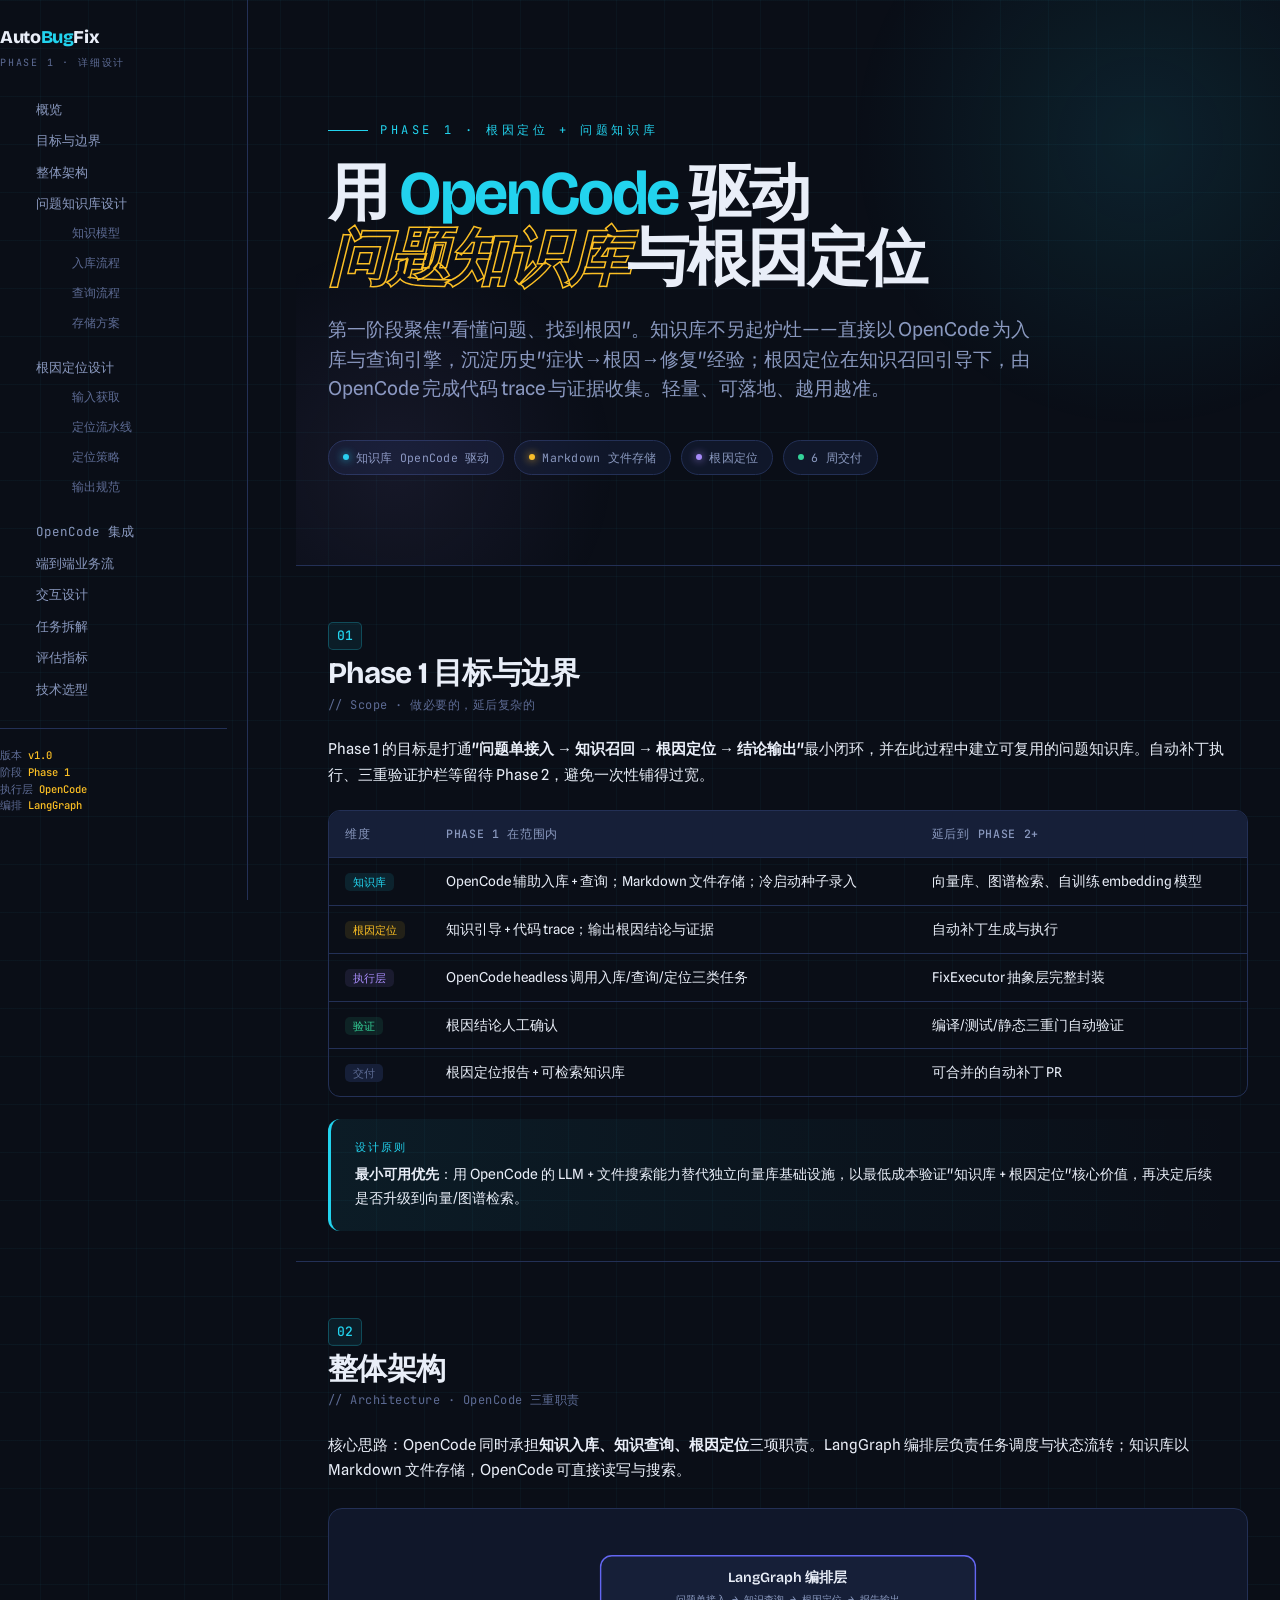
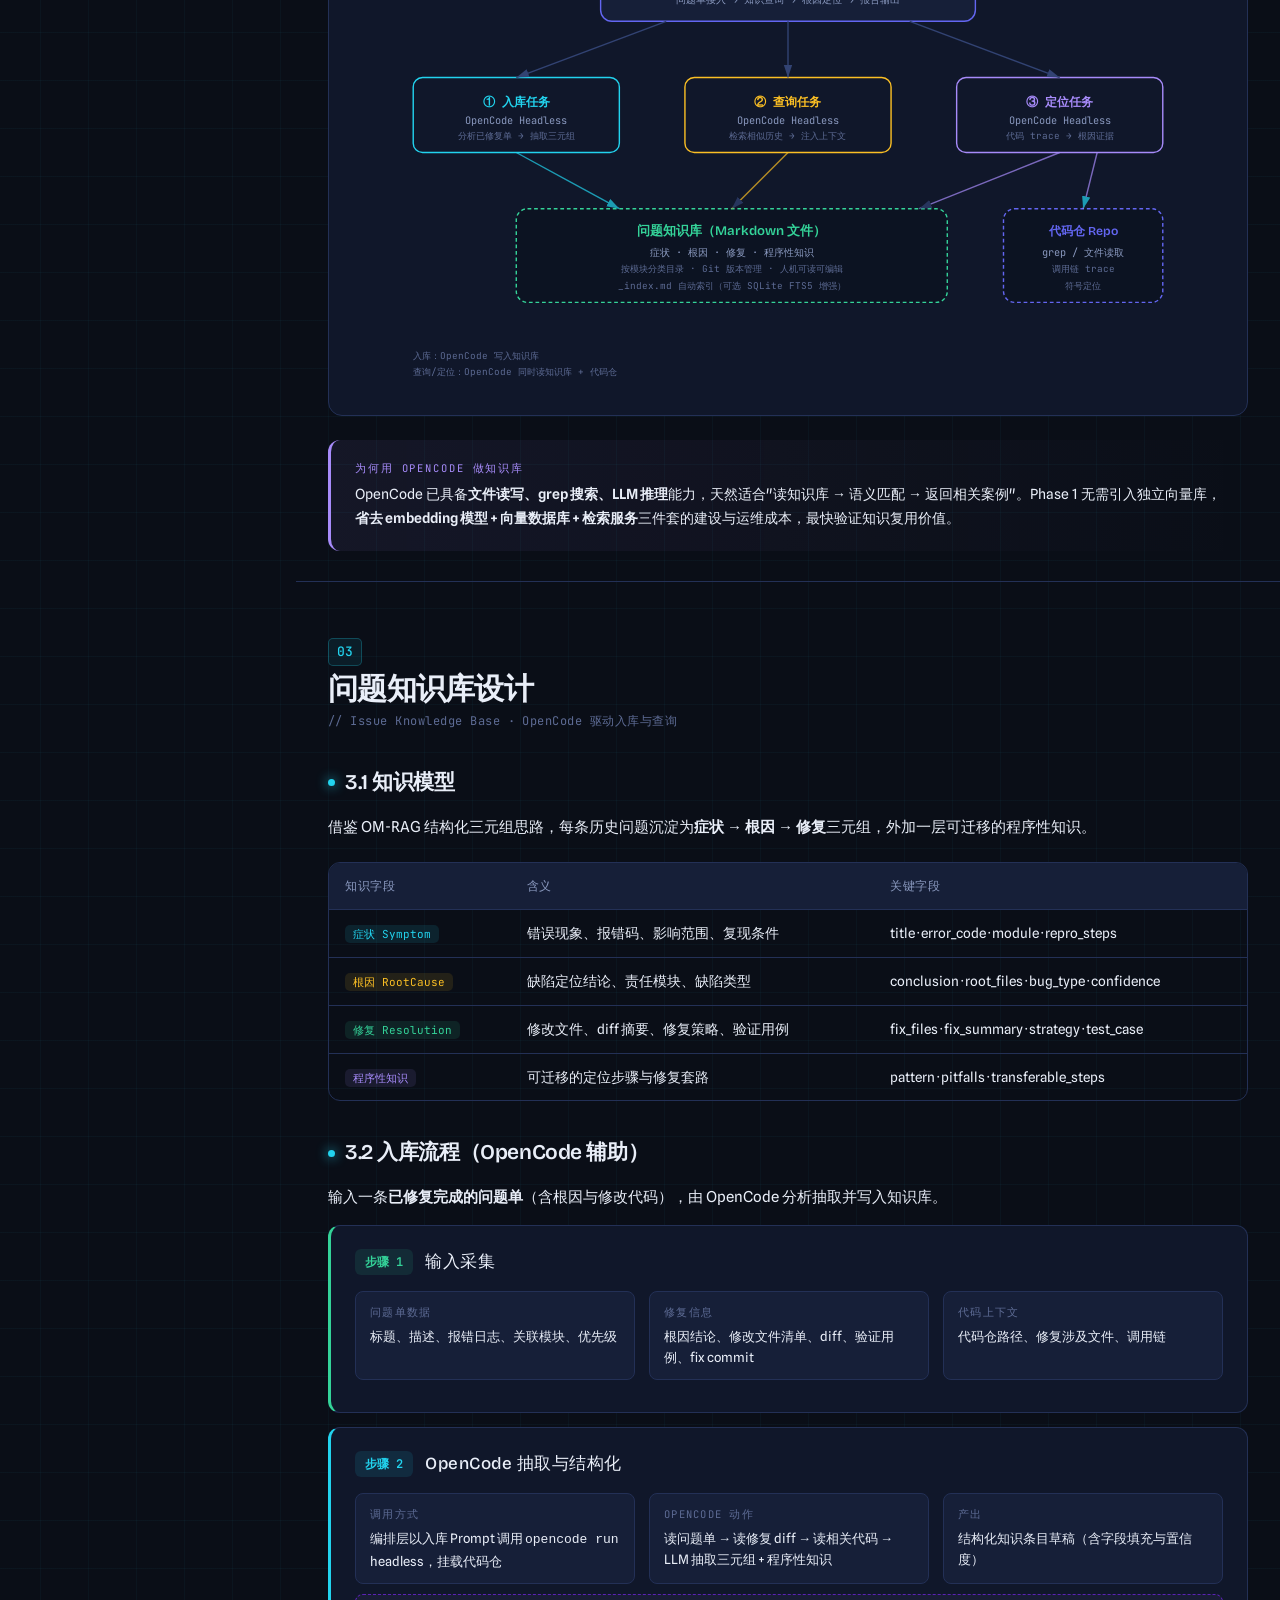
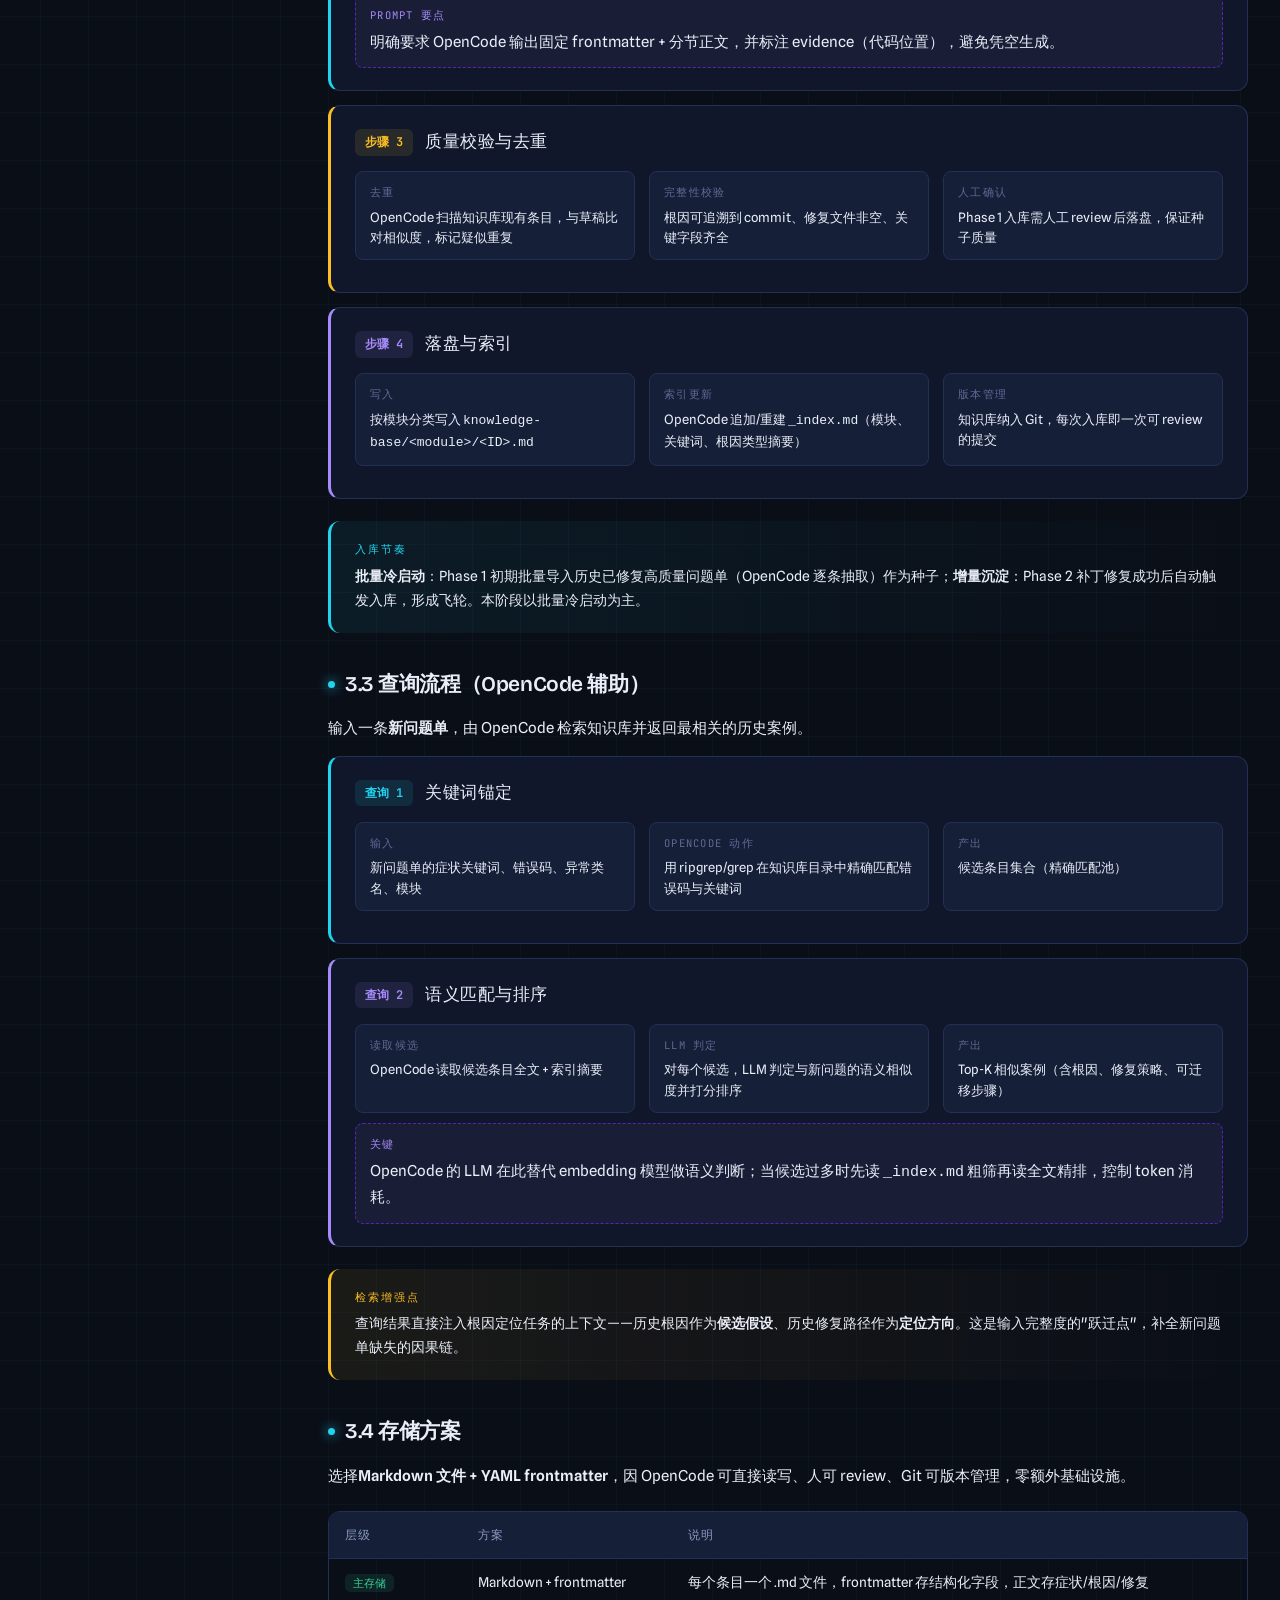
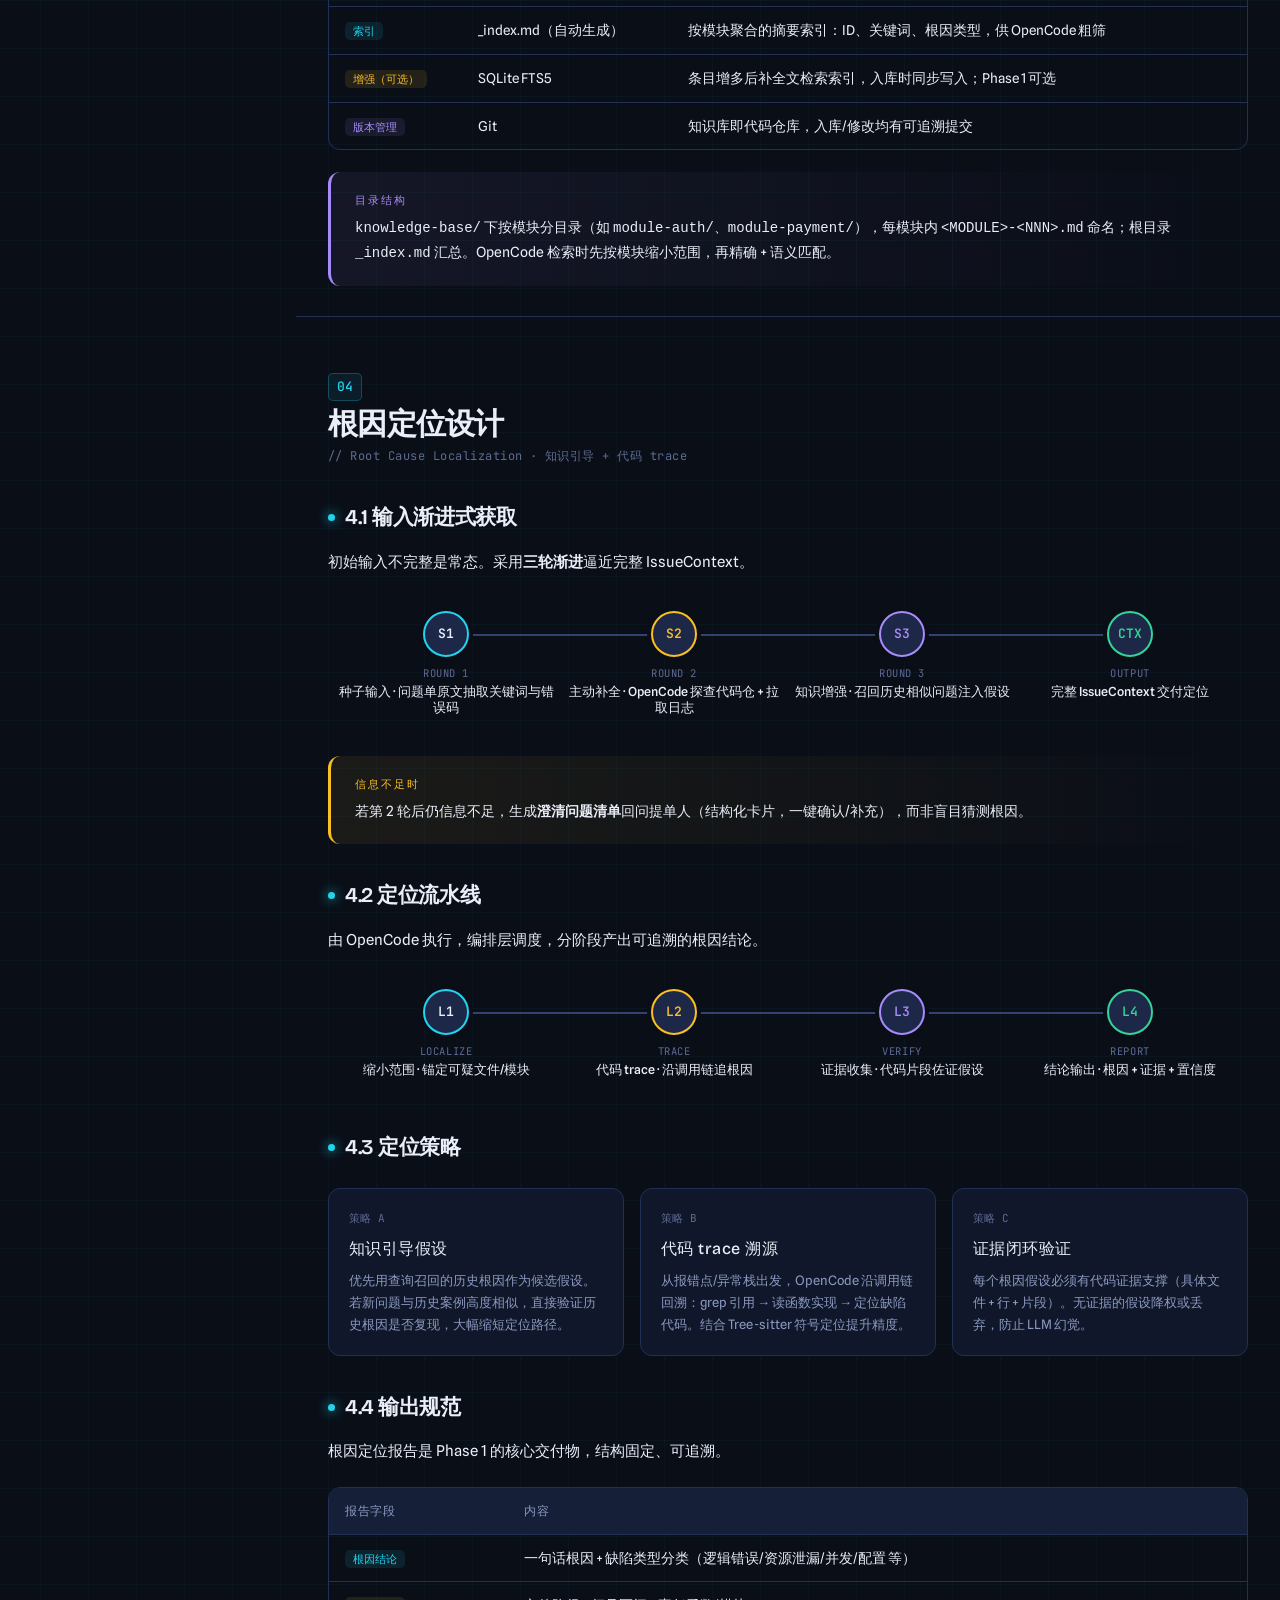
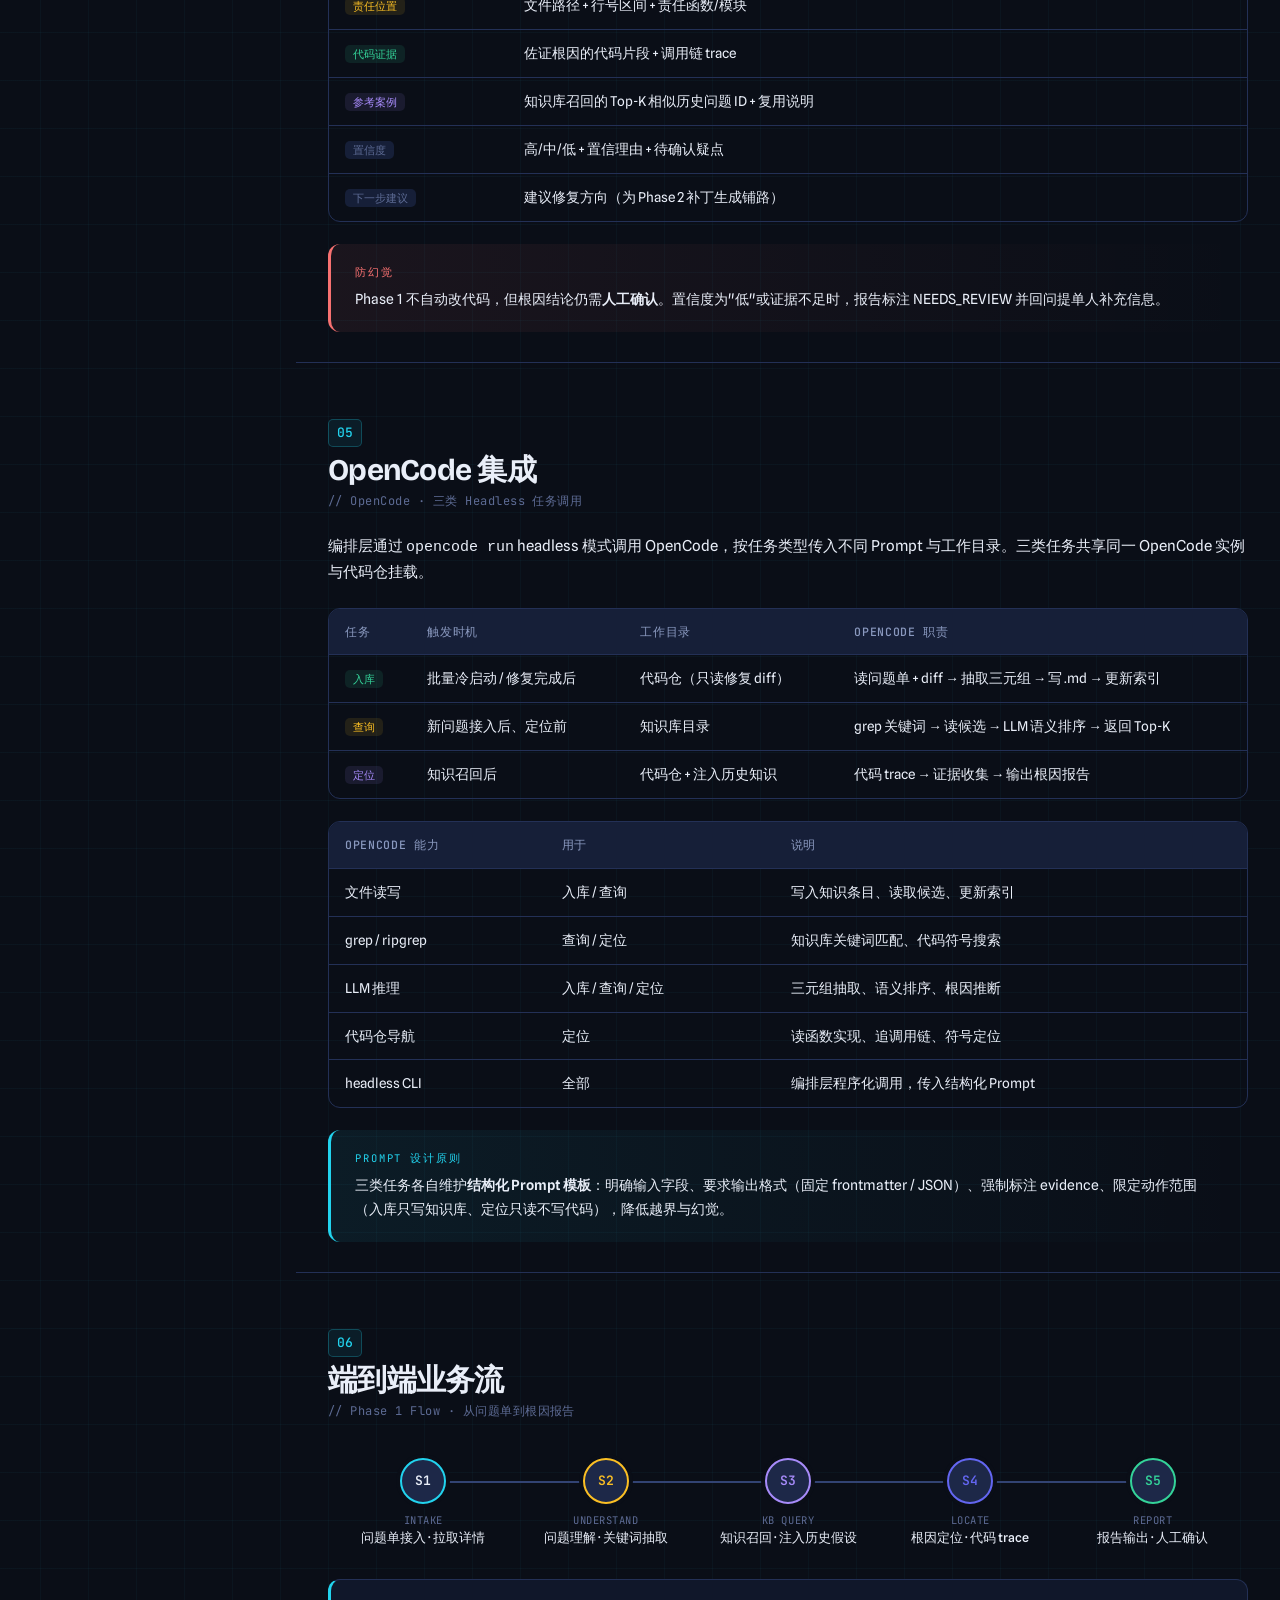
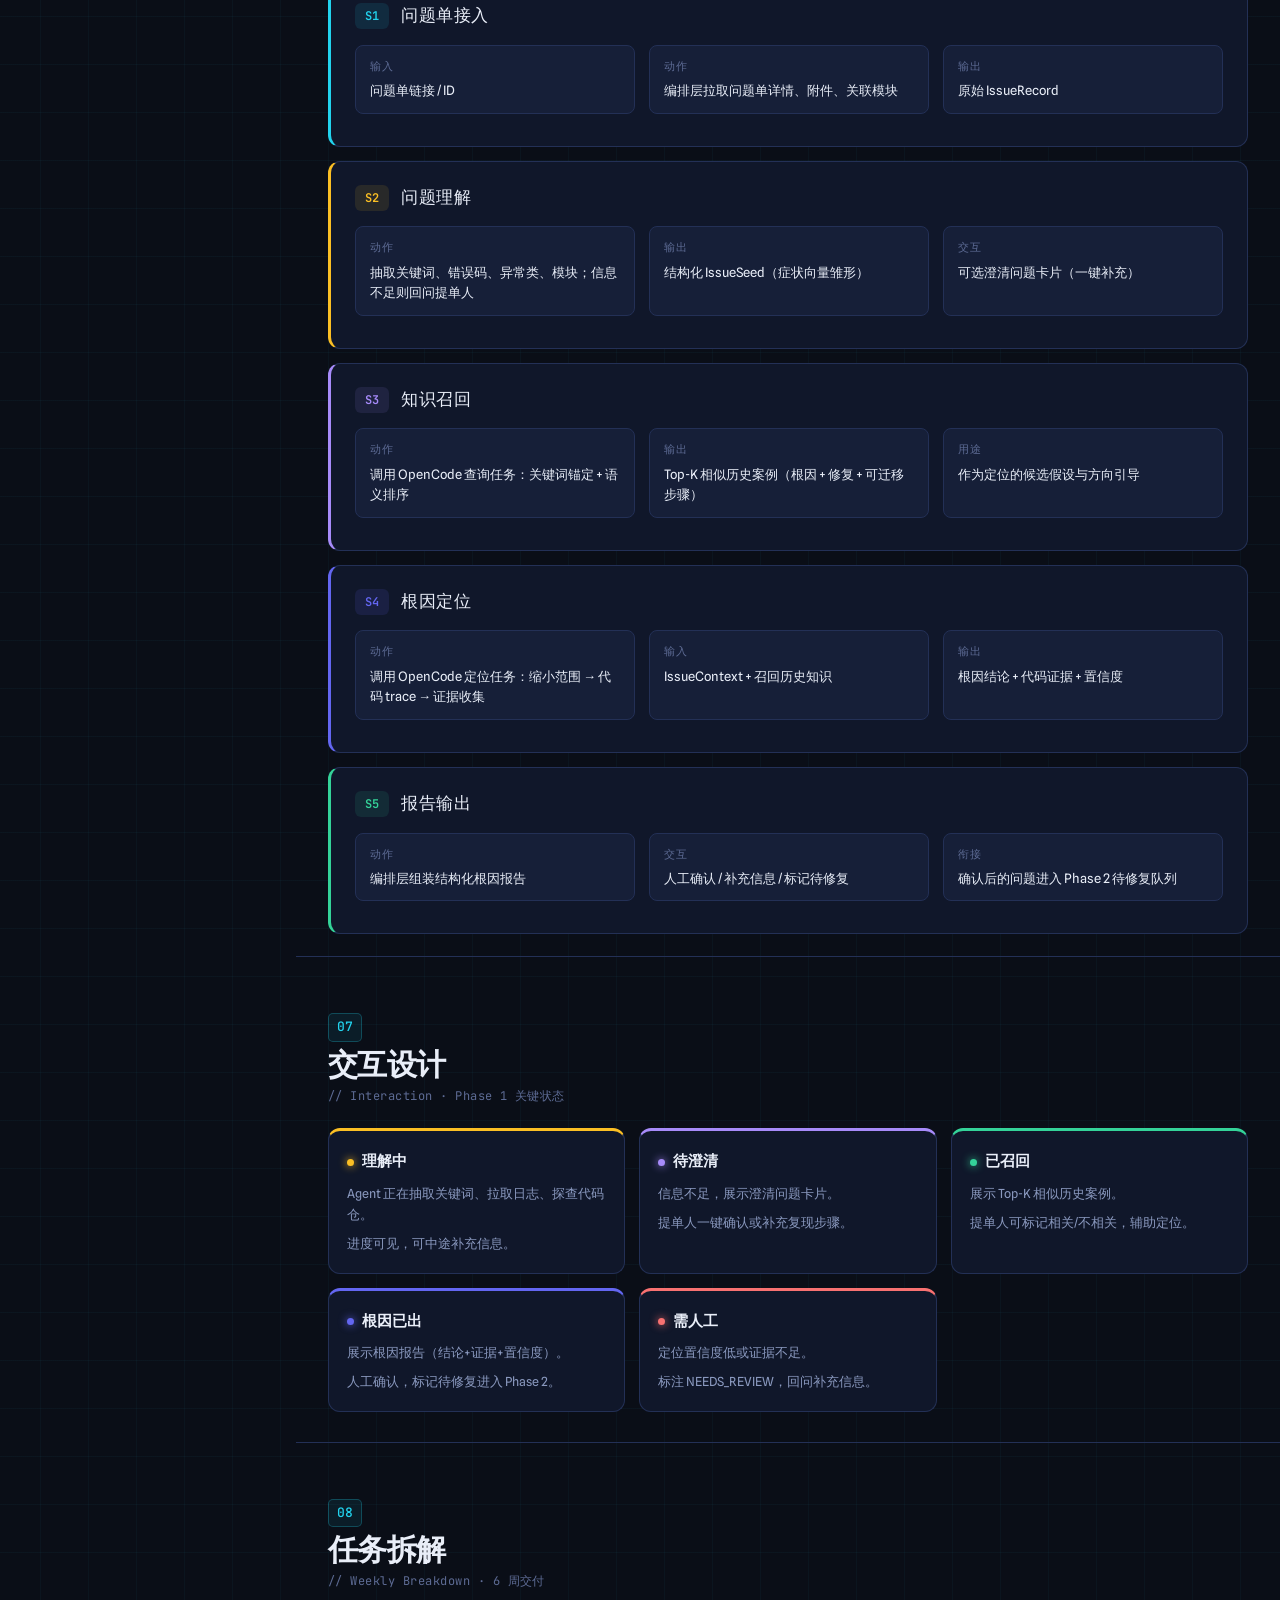
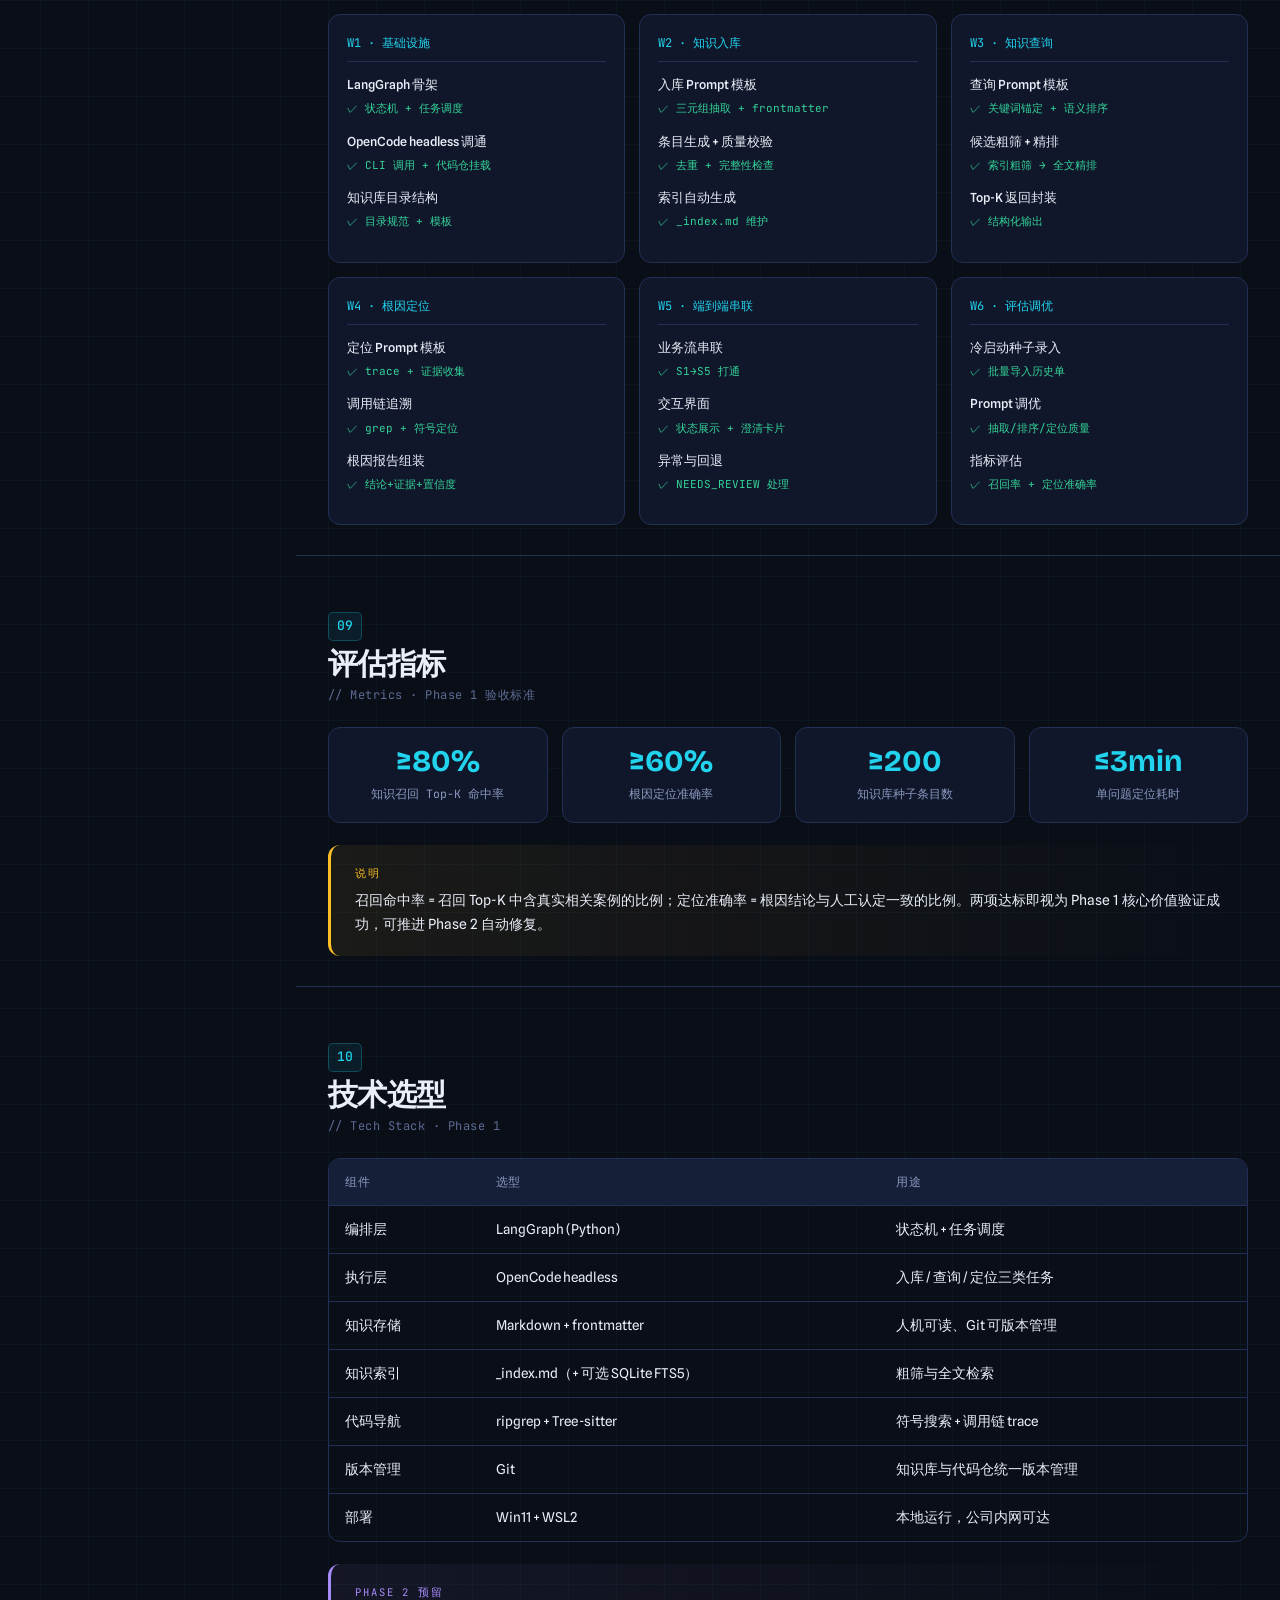
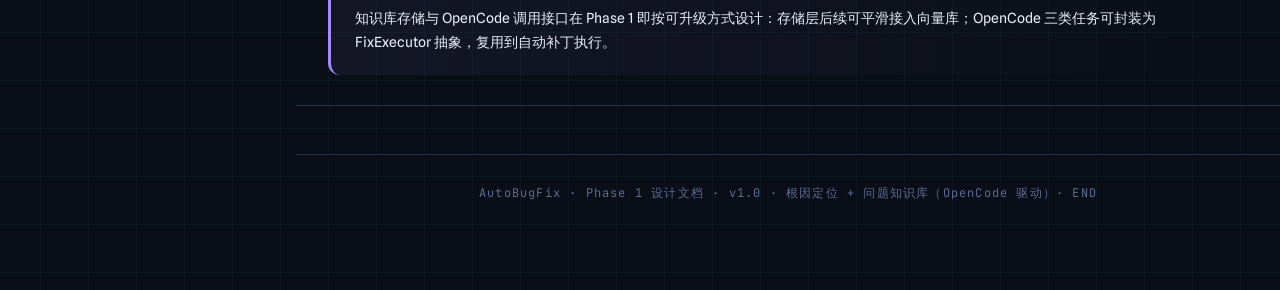
<file: AutoBugFix-Phase1-Design.html>
<!DOCTYPE html>
<html lang="zh-CN">
<head>
<meta charset="UTF-8">
<meta name="viewport" content="width=device-width, initial-scale=1.0">
<title>AutoBugFix · Phase 1 设计 — 根因定位 + 问题知识库（OpenCode 驱动）</title>
<link rel="preconnect" href="https://fonts.googleapis.com">
<link rel="preconnect" href="https://fonts.gstatic.com" crossorigin>
<link href="https://fonts.googleapis.com/css2?family=Bricolage+Grotesque:opsz,wght@12..96,300..800&family=JetBrains+Mono:wght@400;500;700&family=Spline+Sans:wght@300;400;500;600;700&display=swap" rel="stylesheet">
<style>
:root{
  --bg:#0a0e17;
  --bg-grid:rgba(34,211,238,.04);
  --surface:#10172a;
  --surface-2:#161f38;
  --surface-3:#1d2848;
  --border:#233056;
  --border-bright:#324373;
  --text:#e9eef8;
  --text-mute:#8a99bf;
  --text-dim:#5d6b94;
  --cyan:#22d3ee;
  --cyan-dim:#0e7490;
  --amber:#fbbf24;
  --amber-dim:#92600a;
  --violet:#a78bfa;
  --violet-dim:#5b21b6;
  --green:#34d399;
  --red:#f87171;
  --brand:#6366f1;
  --mono:'JetBrains Mono',ui-monospace,monospace;
  --disp:'Bricolage Grotesque',sans-serif;
  --body:'Spline Sans',sans-serif;
}
*{margin:0;padding:0;box-sizing:border-box}
html{scroll-behavior:smooth}
body{
  background:var(--bg);
  color:var(--text);
  font-family:var(--body);
  font-size:15px;
  line-height:1.7;
  -webkit-font-smoothing:antialiased;
  background-image:
    linear-gradient(var(--bg-grid) 1px,transparent 1px),
    linear-gradient(90deg,var(--bg-grid) 1px,transparent 1px);
  background-size:48px 48px;
  background-position:center top;
}
::selection{background:var(--cyan);color:var(--bg)}

/* layout */
.wrap{max-width:1320px;margin:0 auto;padding:0 32px}
.grid-layout{display:grid;grid-template-columns:248px 1fr;gap:0;align-items:start}

/* sidebar */
aside.toc{
  position:sticky;top:0;height:100vh;overflow-y:auto;
  padding:28px 20px 28px 0;border-right:1px solid var(--border);
  font-family:var(--mono);font-size:12.5px;
}
aside.toc::-webkit-scrollbar{width:4px}
aside.toc::-webkit-scrollbar-thumb{background:var(--border);border-radius:4px}
.toc-brand{font-family:var(--disp);font-weight:800;font-size:18px;letter-spacing:-.02em;color:var(--text);margin-bottom:6px;line-height:1.1}
.toc-brand span{color:var(--cyan)}
.toc-tag{font-size:10px;color:var(--text-dim);letter-spacing:.18em;text-transform:uppercase;margin-bottom:24px}
.toc nav ul{list-style:none}
.toc nav li{margin-bottom:2px}
.toc nav a{
  display:block;padding:6px 12px;border-radius:6px;color:var(--text-mute);
  text-decoration:none;border-left:2px solid transparent;transition:.2s;line-height:1.4;
}
.toc nav a:hover{color:var(--text);background:var(--surface)}
.toc nav a.active{color:var(--cyan);border-left-color:var(--cyan);background:rgba(34,211,238,.06)}
.toc nav .sub a{padding-left:26px;font-size:11.5px;color:var(--text-dim)}
.toc nav .sub a:hover{color:var(--text-mute)}
.toc-meta{margin-top:24px;padding-top:18px;border-top:1px solid var(--border);font-size:10.5px;color:var(--text-dim);line-height:1.6}
.toc-meta b{color:var(--amber);font-weight:500}

/* main */
main{padding:0 0 80px 48px;min-width:0}
section{padding:56px 0 8px;border-bottom:1px solid var(--border)}
section:last-child{border-bottom:none}
.sec-head{display:flex;align-items:baseline;gap:14px;margin-bottom:6px}
.sec-num{
  font-family:var(--mono);font-size:13px;font-weight:500;color:var(--cyan);
  background:rgba(34,211,238,.08);border:1px solid rgba(34,211,238,.25);
  padding:2px 8px;border-radius:5px;flex-shrink:0;
}
h2{font-family:var(--disp);font-weight:700;font-size:30px;letter-spacing:-.025em;line-height:1.15;color:var(--text)}
.sec-sub{font-family:var(--mono);font-size:12px;color:var(--text-dim);margin:4px 0 22px;letter-spacing:.04em}
h3{font-family:var(--disp);font-weight:600;font-size:21px;letter-spacing:-.02em;margin:34px 0 14px;color:var(--text);display:flex;align-items:center;gap:10px}
h3 .dot{width:7px;height:7px;border-radius:50%;background:var(--cyan);flex-shrink:0;box-shadow:0 0 12px var(--cyan)}
h4{font-family:var(--mono);font-weight:500;font-size:14px;color:var(--amber);margin:24px 0 10px;letter-spacing:.03em;text-transform:uppercase}
p{margin:0 0 14px;color:var(--text)}
p .muted{color:var(--text-mute)}
strong{color:var(--text);font-weight:600}
em{color:var(--cyan);font-style:normal;font-weight:500}
a.il{color:var(--cyan);text-decoration:none;border-bottom:1px solid rgba(34,211,238,.3)}
a.il:hover{border-color:var(--cyan)}
ul{margin:0 0 16px;padding-left:22px}
li{margin-bottom:6px}
li::marker{color:var(--cyan)}

/* hero */
.hero{padding:120px 0 90px;border-bottom:1px solid var(--border);position:relative;overflow:hidden}
.hero::before{content:'';position:absolute;top:-200px;right:-200px;width:680px;height:680px;background:radial-gradient(circle,rgba(34,211,238,.10),transparent 60%);pointer-events:none}
.hero::after{content:'';position:absolute;bottom:-160px;left:-160px;width:520px;height:520px;background:radial-gradient(circle,rgba(167,139,250,.08),transparent 60%);pointer-events:none}
.hero-kicker{font-family:var(--mono);font-size:12px;color:var(--cyan);letter-spacing:.3em;text-transform:uppercase;margin-bottom:22px;display:flex;align-items:center;gap:12px;position:relative}
.hero-kicker::before{content:'';width:40px;height:1px;background:var(--cyan)}
.hero h1{font-family:var(--disp);font-weight:700;font-size:clamp(38px,5.5vw,62px);line-height:1.04;letter-spacing:-.035em;margin-bottom:24px;position:relative}
.hero h1 .accent{color:var(--cyan)}
.hero h1 .stroke{-webkit-text-stroke:1.5px var(--amber);color:transparent;font-style:italic}
.hero-lead{font-size:19px;color:var(--text-mute);max-width:720px;margin-bottom:36px;line-height:1.55;position:relative}
.hero-badges{display:flex;flex-wrap:wrap;gap:10px;position:relative}
.badge{font-family:var(--mono);font-size:11.5px;padding:7px 14px;border-radius:30px;border:1px solid var(--border);background:var(--surface);color:var(--text-mute);letter-spacing:.02em;display:inline-flex;align-items:center;gap:7px}
.badge .pip{width:6px;height:6px;border-radius:50%}
.badge.cyan .pip{background:var(--cyan);box-shadow:0 0 8px var(--cyan)}
.badge.amber .pip{background:var(--amber);box-shadow:0 0 8px var(--amber)}
.badge.violet .pip{background:var(--violet);box-shadow:0 0 8px var(--violet)}
.badge.green .pip{background:var(--green)}

/* callout */
.callout{margin:22px 0;padding:20px 24px;border-radius:12px;border-left:3px solid;background:var(--surface);font-size:14px}
.callout.cyan{border-color:var(--cyan);background:linear-gradient(90deg,rgba(34,211,238,.07),transparent)}
.callout.amber{border-color:var(--amber);background:linear-gradient(90deg,rgba(251,191,36,.07),transparent)}
.callout.violet{border-color:var(--violet);background:linear-gradient(90deg,rgba(167,139,250,.07),transparent)}
.callout.red{border-color:var(--red);background:linear-gradient(90deg,rgba(248,113,113,.07),transparent)}
.callout .cl-label{font-family:var(--mono);font-size:10.5px;letter-spacing:.18em;text-transform:uppercase;margin-bottom:6px;display:block}
.callout.cyan .cl-label{color:var(--cyan)}
.callout.amber .cl-label{color:var(--amber)}
.callout.violet .cl-label{color:var(--violet)}
.callout.red .cl-label{color:var(--red)}

/* tables */
.tbl-wrap{margin:22px 0;overflow-x:auto;border-radius:12px;border:1px solid var(--border)}
table{width:100%;border-collapse:collapse;font-size:13.5px;min-width:520px}
thead{background:var(--surface-2)}
th{text-align:left;padding:13px 16px;font-family:var(--mono);font-weight:500;font-size:11.5px;color:var(--text-mute);letter-spacing:.06em;text-transform:uppercase;border-bottom:1px solid var(--border)}
td{padding:12px 16px;border-bottom:1px solid var(--border);vertical-align:top;color:var(--text)}
tbody tr:last-child td{border-bottom:none}
tbody tr:hover{background:var(--surface)}
td .tag{font-family:var(--mono);font-size:11px;padding:2px 8px;border-radius:5px}
.tag.cyan{color:var(--cyan);background:rgba(34,211,238,.1)}
.tag.amber{color:var(--amber);background:rgba(251,191,36,.1)}
.tag.violet{color:var(--violet);background:rgba(167,139,250,.1)}
.tag.green{color:var(--green);background:rgba(52,211,153,.1)}
.tag.red{color:var(--red);background:rgba(248,113,113,.1)}
.tag.dim{color:var(--text-dim);background:var(--surface-2)}

/* module cards */
.cards{display:grid;grid-template-columns:repeat(auto-fit,minmax(280px,1fr));gap:16px;margin:22px 0}
.card{background:var(--surface);border:1px solid var(--border);border-radius:12px;padding:20px;transition:.25s}
.card:hover{border-color:var(--border-bright);transform:translateY(-2px)}
.card .c-num{font-family:var(--mono);font-size:11px;color:var(--text-dim);margin-bottom:8px}
.card h4{margin:0 0 6px;text-transform:none;font-family:var(--disp);font-size:16px;color:var(--text)}
.card p{font-size:13px;color:var(--text-mute);margin:0}

/* architecture svg */
.arch{margin:24px 0;background:var(--surface);border:1px solid var(--border);border-radius:14px;padding:28px;overflow-x:auto}
.arch svg{width:100%;height:auto;min-width:680px;display:block}

/* business flow stepper */
.flow{display:flex;align-items:flex-start;gap:0;margin:22px 0 6px;overflow-x:auto;padding:14px 4px 18px}
.fstep{flex:1;min-width:118px;position:relative;text-align:center;padding:0 5px}
.fstep .fnode{width:46px;height:46px;border-radius:50%;margin:0 auto 10px;display:flex;align-items:center;justify-content:center;font-family:var(--mono);font-weight:600;font-size:13px;color:var(--text);background:var(--surface-3);border:2px solid var(--cyan);position:relative;z-index:2;box-shadow:0 0 0 4px var(--bg)}
.fstep .fnode.c-amber{border-color:var(--amber);color:var(--amber)}
.fstep .fnode.c-violet{border-color:var(--violet);color:var(--violet)}
.fstep .fnode.c-green{border-color:var(--green);color:var(--green)}
.fstep .fnode.c-brand{border-color:var(--brand);color:var(--brand)}
.fstep .flab{font-family:var(--mono);font-size:10.5px;color:var(--text-dim);letter-spacing:.05em;line-height:1.3}
.fstep .fname{font-size:12.5px;color:var(--text);font-weight:500;margin-top:3px;line-height:1.3}
.fstep:not(:last-child)::after{content:'';position:absolute;top:23px;left:calc(50% + 25px);width:calc(100% - 50px);height:2px;background:var(--border-bright);z-index:1}

/* stage detail cards */
.stage{background:var(--surface);border:1px solid var(--border);border-left:3px solid var(--cyan);border-radius:12px;padding:22px 24px;margin:14px 0}
.stage.c-amber{border-left-color:var(--amber)}
.stage.c-violet{border-left-color:var(--violet)}
.stage.c-green{border-left-color:var(--green)}
.stage.c-brand{border-left-color:var(--brand)}
.stage .st-head{display:flex;align-items:center;gap:12px;margin-bottom:14px;flex-wrap:wrap}
.stage .st-head .st-id{font-family:var(--mono);font-size:12px;font-weight:600;color:var(--cyan);background:rgba(34,211,238,.1);padding:3px 10px;border-radius:6px}
.stage.c-amber .st-head .st-id{color:var(--amber);background:rgba(251,191,36,.1)}
.stage.c-violet .st-head .st-id{color:var(--violet);background:rgba(167,139,250,.1)}
.stage.c-green .st-head .st-id{color:var(--green);background:rgba(52,211,153,.1)}
.stage.c-brand .st-head .st-id{color:var(--brand);background:rgba(99,102,241,.12)}
.stage .st-head h4{margin:0;text-transform:none;font-family:var(--disp);font-size:17px;color:var(--text)}
.stage .st-grid{display:grid;grid-template-columns:repeat(3,1fr);gap:14px;margin-bottom:10px}
.stage .st-cell{background:var(--surface-2);border:1px solid var(--border);border-radius:8px;padding:12px 14px}
.stage .st-cl{font-family:var(--mono);font-size:10.5px;color:var(--text-dim);letter-spacing:.12em;text-transform:uppercase;margin-bottom:5px}
.stage .st-cv{font-size:13px;color:var(--text);line-height:1.55}
.stage .st-ix{margin-top:10px;padding:12px 14px;border-radius:8px;background:rgba(167,139,250,.06);border:1px dashed var(--violet-dim)}
.stage .st-ix .st-cl{color:var(--violet)}

/* UI state rail */
.states{display:grid;grid-template-columns:repeat(auto-fit,minmax(232px,1fr));gap:14px;margin:22px 0}
.state{background:var(--surface);border:1px solid var(--border);border-radius:12px;padding:18px;border-top:3px solid var(--cyan)}
.state.s-run{border-top-color:var(--amber)}
.state.s-confirm{border-top-color:var(--violet)}
.state.s-review{border-top-color:var(--green)}
.state.s-done{border-top-color:var(--brand)}
.state.s-fail{border-top-color:var(--red)}
.state .st-name{font-family:var(--disp);font-weight:600;font-size:15px;color:var(--text);margin-bottom:8px;display:flex;align-items:center;gap:8px}
.state .st-name .pip{width:7px;height:7px;border-radius:50%;background:var(--cyan);box-shadow:0 0 8px var(--cyan)}
.state.s-run .st-name .pip{background:var(--amber);box-shadow:0 0 8px var(--amber)}
.state.s-confirm .st-name .pip{background:var(--violet);box-shadow:0 0 8px var(--violet)}
.state.s-review .st-name .pip{background:var(--green);box-shadow:0 0 8px var(--green)}
.state.s-done .st-name .pip{background:var(--brand);box-shadow:0 0 8px var(--brand)}
.state.s-fail .st-name .pip{background:var(--red);box-shadow:0 0 8px var(--red)}
.state p{font-size:12.5px;color:var(--text-mute);margin:0 0 8px}
.state p:last-child{margin-bottom:0}

/* weekly */
.week{display:grid;grid-template-columns:repeat(3,1fr);gap:14px;margin:22px 0}
.wk{background:var(--surface);border:1px solid var(--border);border-radius:12px;padding:18px}
.wk .wk-h{font-family:var(--mono);font-size:12px;color:var(--cyan);margin-bottom:12px;border-bottom:1px solid var(--border);padding-bottom:8px}
.wk .wk-item{margin-bottom:12px;font-size:12.5px}
.wk .wk-item b{color:var(--text);font-weight:500;display:block;margin-bottom:2px}
.wk .wk-item span{color:var(--green);font-family:var(--mono);font-size:11px}
.wk .wk-item span::before{content:'✓ '}

/* metrics */
.metrics{display:grid;grid-template-columns:repeat(auto-fit,minmax(150px,1fr));gap:14px;margin:22px 0}
.metric{background:var(--surface);border:1px solid var(--border);border-radius:12px;padding:18px;text-align:center}
.metric .m-val{font-family:var(--disp);font-weight:700;font-size:30px;color:var(--cyan);line-height:1}
.metric .m-lab{font-size:11.5px;color:var(--text-mute);margin-top:8px;font-family:var(--mono)}

/* reveal anim */
.reveal{opacity:0;transform:translateY(20px);animation:rv .7s cubic-bezier(.2,.7,.2,1) forwards}
@keyframes rv{to{opacity:1;transform:none}}
.d1{animation-delay:.05s}.d2{animation-delay:.12s}.d3{animation-delay:.19s}.d4{animation-delay:.26s}.d5{animation-delay:.33s}

/* mobile */
@media(max-width:980px){
  .grid-layout{grid-template-columns:1fr}
  aside.toc{position:static;height:auto;border-right:none;border-bottom:1px solid var(--border);padding:20px}
  main{padding:0 0 60px}
  .week{grid-template-columns:1fr}
  .hero{padding:80px 0 60px}
  .stage .st-grid{grid-template-columns:1fr}
  .fstep{min-width:96px}
}
</style>
</head>
<body>
<div class="grid-layout">
  <!-- SIDEBAR -->
  <aside class="toc">
    <div class="toc-brand">Auto<span>Bug</span>Fix</div>
    <div class="toc-tag">Phase 1 · 详细设计</div>
    <nav id="tocnav">
      <ul>
        <li><a href="#hero">概览</a></li>
        <li><a href="#scope">目标与边界</a></li>
        <li><a href="#arch">整体架构</a></li>
        <li><a href="#kb">问题知识库设计</a>
          <ul class="sub">
            <li><a href="#kb-model">知识模型</a></li>
            <li><a href="#kb-ingest">入库流程</a></li>
            <li><a href="#kb-query">查询流程</a></li>
            <li><a href="#kb-store">存储方案</a></li>
          </ul>
        </li>
        <li><a href="#locate">根因定位设计</a>
          <ul class="sub">
            <li><a href="#loc-input">输入获取</a></li>
            <li><a href="#loc-pipeline">定位流水线</a></li>
            <li><a href="#loc-strategy">定位策略</a></li>
            <li><a href="#loc-output">输出规范</a></li>
          </ul>
        </li>
        <li><a href="#opencode">OpenCode 集成</a></li>
        <li><a href="#flow">端到端业务流</a></li>
        <li><a href="#ix">交互设计</a></li>
        <li><a href="#weekly">任务拆解</a></li>
        <li><a href="#metrics">评估指标</a></li>
        <li><a href="#stack">技术选型</a></li>
      </ul>
    </nav>
    <div class="toc-meta">
      版本 <b>v1.0</b><br>
      阶段 <b>Phase 1</b><br>
      执行层 <b>OpenCode</b><br>
      编排 <b>LangGraph</b>
    </div>
  </aside>

  <!-- MAIN -->
  <main>
    <!-- HERO -->
    <section id="hero" class="hero">
      <div class="wrap">
        <div class="hero-kicker reveal">Phase 1 · 根因定位 + 问题知识库</div>
        <h1 class="reveal d1">用 <span class="accent">OpenCode</span> 驱动<br><span class="stroke">问题知识库</span>与根因定位</h1>
        <p class="hero-lead reveal d2">第一阶段聚焦"看懂问题、找到根因"。知识库不另起炉灶——直接以 OpenCode 为入库与查询引擎，沉淀历史"症状→根因→修复"经验；根因定位在知识召回引导下，由 OpenCode 完成代码 trace 与证据收集。轻量、可落地、越用越准。</p>
        <div class="hero-badges reveal d3">
          <span class="badge cyan"><span class="pip"></span>知识库 OpenCode 驱动</span>
          <span class="badge amber"><span class="pip"></span>Markdown 文件存储</span>
          <span class="badge violet"><span class="pip"></span>根因定位</span>
          <span class="badge green"><span class="pip"></span>6 周交付</span>
        </div>
      </div>
    </section>

    <!-- 1 SCOPE -->
    <section id="scope">
      <div class="wrap">
        <div class="sec-head"><span class="sec-num">01</span></div>
        <h2>Phase 1 目标与边界</h2>
        <p class="sec-sub">// Scope · 做必要的，延后复杂的</p>
        <p>Phase 1 的目标是打通<strong>"问题单接入 → 知识召回 → 根因定位 → 结论输出"</strong>最小闭环，并在此过程中建立可复用的问题知识库。自动补丁执行、三重验证护栏等留待 Phase 2，避免一次性铺得过宽。</p>

        <div class="tbl-wrap">
          <table>
            <thead><tr><th>维度</th><th>Phase 1 在范围内</th><th>延后到 Phase 2+</th></tr></thead>
            <tbody>
              <tr><td><span class="tag cyan">知识库</span></td><td>OpenCode 辅助入库 + 查询；Markdown 文件存储；冷启动种子录入</td><td>向量库、图谱检索、自训练 embedding 模型</td></tr>
              <tr><td><span class="tag amber">根因定位</span></td><td>知识引导 + 代码 trace；输出根因结论与证据</td><td>自动补丁生成与执行</td></tr>
              <tr><td><span class="tag violet">执行层</span></td><td>OpenCode headless 调用入库/查询/定位三类任务</td><td>FixExecutor 抽象层完整封装</td></tr>
              <tr><td><span class="tag green">验证</span></td><td>根因结论人工确认</td><td>编译/测试/静态三重门自动验证</td></tr>
              <tr><td><span class="tag dim">交付</span></td><td>根因定位报告 + 可检索知识库</td><td>可合并的自动补丁 PR</td></tr>
            </tbody>
          </table>
        </div>
        <div class="callout cyan">
          <span class="cl-label">设计原则</span>
          <strong>最小可用优先</strong>：用 OpenCode 的 LLM + 文件搜索能力替代独立向量库基础设施，以最低成本验证"知识库 + 根因定位"核心价值，再决定后续是否升级到向量/图谱检索。
        </div>
      </div>
    </section>

    <!-- 2 ARCH -->
    <section id="arch">
      <div class="wrap">
        <div class="sec-head"><span class="sec-num">02</span></div>
        <h2>整体架构</h2>
        <p class="sec-sub">// Architecture · OpenCode 三重职责</p>
        <p>核心思路：OpenCode 同时承担<strong>知识入库、知识查询、根因定位</strong>三项职责。LangGraph 编排层负责任务调度与状态流转；知识库以 Markdown 文件存储，OpenCode 可直接读写与搜索。</p>

        <div class="arch">
          <svg viewBox="0 0 920 480" xmlns="http://www.w3.org/2000/svg" font-family="JetBrains Mono, monospace">
            <defs>
              <marker id="ar" markerWidth="10" markerHeight="10" refX="9" refY="3" orient="auto"><path d="M0,0 L0,6 L9,3 z" fill="#324373"/></marker>
              <marker id="ar-c" markerWidth="10" markerHeight="10" refX="9" refY="3" orient="auto"><path d="M0,0 L0,6 L9,3 z" fill="#22d3ee"/></marker>
            </defs>

            <!-- Orchestrator -->
            <rect x="260" y="20" width="400" height="70" rx="12" fill="#161f38" stroke="#6366f1" stroke-width="1.5"/>
            <text x="460" y="48" text-anchor="middle" fill="#e9eef8" font-size="15" font-weight="600" font-family="Bricolage Grotesque">LangGraph 编排层</text>
            <text x="460" y="70" text-anchor="middle" fill="#8a99bf" font-size="11">问题单接入 → 知识查询 → 根因定位 → 报告输出</text>

            <!-- Three tasks -->
            <rect x="60" y="150" width="220" height="80" rx="10" fill="#10172a" stroke="#22d3ee" stroke-width="1.5"/>
            <text x="170" y="180" text-anchor="middle" fill="#22d3ee" font-size="13" font-weight="600">① 入库任务</text>
            <text x="170" y="200" text-anchor="middle" fill="#8a99bf" font-size="11">OpenCode Headless</text>
            <text x="170" y="216" text-anchor="middle" fill="#5d6b94" font-size="10">分析已修复单 → 抽取三元组</text>

            <rect x="350" y="150" width="220" height="80" rx="10" fill="#10172a" stroke="#fbbf24" stroke-width="1.5"/>
            <text x="460" y="180" text-anchor="middle" fill="#fbbf24" font-size="13" font-weight="600">② 查询任务</text>
            <text x="460" y="200" text-anchor="middle" fill="#8a99bf" font-size="11">OpenCode Headless</text>
            <text x="460" y="216" text-anchor="middle" fill="#5d6b94" font-size="10">检索相似历史 → 注入上下文</text>

            <rect x="640" y="150" width="220" height="80" rx="10" fill="#10172a" stroke="#a78bfa" stroke-width="1.5"/>
            <text x="750" y="180" text-anchor="middle" fill="#a78bfa" font-size="13" font-weight="600">③ 定位任务</text>
            <text x="750" y="200" text-anchor="middle" fill="#8a99bf" font-size="11">OpenCode Headless</text>
            <text x="750" y="216" text-anchor="middle" fill="#5d6b94" font-size="10">代码 trace → 根因证据</text>

            <!-- lines from orchestrator -->
            <path d="M330 90 L170 150" stroke="#324373" stroke-width="1.5" fill="none" marker-end="url(#ar)"/>
            <path d="M460 90 L460 150" stroke="#324373" stroke-width="1.5" fill="none" marker-end="url(#ar)"/>
            <path d="M590 90 L750 150" stroke="#324373" stroke-width="1.5" fill="none" marker-end="url(#ar)"/>

            <!-- Knowledge store -->
            <rect x="170" y="290" width="460" height="100" rx="12" fill="#0c1322" stroke="#34d399" stroke-width="1.5" stroke-dasharray="4 3"/>
            <text x="400" y="318" text-anchor="middle" fill="#34d399" font-size="14" font-weight="600" font-family="Bricolage Grotesque">问题知识库（Markdown 文件）</text>
            <text x="400" y="340" text-anchor="middle" fill="#8a99bf" font-size="11">症状 · 根因 · 修复 · 程序性知识</text>
            <text x="400" y="358" text-anchor="middle" fill="#5d6b94" font-size="10">按模块分类目录 · Git 版本管理 · 人机可读可编辑</text>
            <text x="400" y="376" text-anchor="middle" fill="#5d6b94" font-size="10">_index.md 自动索引（可选 SQLite FTS5 增强）</text>

            <!-- Repo -->
            <rect x="690" y="290" width="170" height="100" rx="12" fill="#0c1322" stroke="#6366f1" stroke-width="1.5" stroke-dasharray="4 3"/>
            <text x="775" y="318" text-anchor="middle" fill="#6366f1" font-size="13" font-weight="600" font-family="Bricolage Grotesque">代码仓 Repo</text>
            <text x="775" y="340" text-anchor="middle" fill="#8a99bf" font-size="11">grep / 文件读取</text>
            <text x="775" y="358" text-anchor="middle" fill="#5d6b94" font-size="10">调用链 trace</text>
            <text x="775" y="376" text-anchor="middle" fill="#5d6b94" font-size="10">符号定位</text>

            <!-- lines to KB and repo -->
            <path d="M170 230 L280 290" stroke="#22d3ee" stroke-width="1.5" fill="none" marker-end="url(#ar-c)" opacity=".7"/>
            <path d="M460 230 L400 290" stroke="#fbbf24" stroke-width="1.5" fill="none" marker-end="url(#ar)" opacity=".7"/>
            <path d="M750 230 L600 290" stroke="#a78bfa" stroke-width="1.5" fill="none" marker-end="url(#ar)" opacity=".7"/>
            <path d="M790 230 L775 290" stroke="#a78bfa" stroke-width="1.5" fill="none" marker-end="url(#ar-c)" opacity=".7"/>

            <!-- legend -->
            <text x="60" y="450" fill="#5d6b94" font-size="10">入库：OpenCode 写入知识库</text>
            <text x="60" y="468" fill="#5d6b94" font-size="10">查询/定位：OpenCode 同时读知识库 + 代码仓</text>
          </svg>
        </div>

        <div class="callout violet">
          <span class="cl-label">为何用 OpenCode 做知识库</span>
          OpenCode 已具备<strong>文件读写、grep 搜索、LLM 推理</strong>能力，天然适合"读知识库 → 语义匹配 → 返回相关案例"。Phase 1 无需引入独立向量库，<strong>省去 embedding 模型 + 向量数据库 + 检索服务</strong>三件套的建设与运维成本，最快验证知识复用价值。
        </div>
      </div>
    </section>

    <!-- 3 KNOWLEDGE BASE -->
    <section id="kb">
      <div class="wrap">
        <div class="sec-head"><span class="sec-num">03</span></div>
        <h2>问题知识库设计</h2>
        <p class="sec-sub">// Issue Knowledge Base · OpenCode 驱动入库与查询</p>

        <h3 id="kb-model"><span class="dot"></span>3.1 知识模型</h3>
        <p class="muted">借鉴 OM-RAG 结构化三元组思路，每条历史问题沉淀为<strong>症状 → 根因 → 修复</strong>三元组，外加一层可迁移的程序性知识。</p>
        <div class="tbl-wrap">
          <table>
            <thead><tr><th>知识字段</th><th>含义</th><th>关键字段</th></tr></thead>
            <tbody>
              <tr><td><span class="tag cyan">症状 Symptom</span></td><td>错误现象、报错码、影响范围、复现条件</td><td>title · error_code · module · repro_steps</td></tr>
              <tr><td><span class="tag amber">根因 RootCause</span></td><td>缺陷定位结论、责任模块、缺陷类型</td><td>conclusion · root_files · bug_type · confidence</td></tr>
              <tr><td><span class="tag green">修复 Resolution</span></td><td>修改文件、diff 摘要、修复策略、验证用例</td><td>fix_files · fix_summary · strategy · test_case</td></tr>
              <tr><td><span class="tag violet">程序性知识</span></td><td>可迁移的定位步骤与修复套路</td><td>pattern · pitfalls · transferable_steps</td></tr>
            </tbody>
          </table>
        </div>

        <h3 id="kb-ingest"><span class="dot"></span>3.2 入库流程（OpenCode 辅助）</h3>
        <p class="muted">输入一条<strong>已修复完成的问题单</strong>（含根因与修改代码），由 OpenCode 分析抽取并写入知识库。</p>

        <div class="stage c-green">
          <div class="st-head"><span class="st-id">步骤 1</span><h4>输入采集</h4></div>
          <div class="st-grid">
            <div class="st-cell"><div class="st-cl">问题单数据</div><div class="st-cv">标题、描述、报错日志、关联模块、优先级</div></div>
            <div class="st-cell"><div class="st-cl">修复信息</div><div class="st-cv">根因结论、修改文件清单、diff、验证用例、fix commit</div></div>
            <div class="st-cell"><div class="st-cl">代码上下文</div><div class="st-cv">代码仓路径、修复涉及文件、调用链</div></div>
          </div>
        </div>

        <div class="stage">
          <div class="st-head"><span class="st-id">步骤 2</span><h4>OpenCode 抽取与结构化</h4></div>
          <div class="st-grid">
            <div class="st-cell"><div class="st-cl">调用方式</div><div class="st-cv">编排层以入库 Prompt 调用 <code>opencode run</code> headless，挂载代码仓</div></div>
            <div class="st-cell"><div class="st-cl">OpenCode 动作</div><div class="st-cv">读问题单 → 读修复 diff → 读相关代码 → LLM 抽取三元组 + 程序性知识</div></div>
            <div class="st-cell"><div class="st-cl">产出</div><div class="st-cv">结构化知识条目草稿（含字段填充与置信度）</div></div>
          </div>
          <div class="st-ix"><div class="st-cl">Prompt 要点</div>明确要求 OpenCode 输出固定 frontmatter + 分节正文，并标注 evidence（代码位置），避免凭空生成。</div>
        </div>

        <div class="stage c-amber">
          <div class="st-head"><span class="st-id">步骤 3</span><h4>质量校验与去重</h4></div>
          <div class="st-grid">
            <div class="st-cell"><div class="st-cl">去重</div><div class="st-cv">OpenCode 扫描知识库现有条目，与草稿比对相似度，标记疑似重复</div></div>
            <div class="st-cell"><div class="st-cl">完整性校验</div><div class="st-cv">根因可追溯到 commit、修复文件非空、关键字段齐全</div></div>
            <div class="st-cell"><div class="st-cl">人工确认</div><div class="st-cv">Phase 1 入库需人工 review 后落盘，保证种子质量</div></div>
          </div>
        </div>

        <div class="stage c-violet">
          <div class="st-head"><span class="st-id">步骤 4</span><h4>落盘与索引</h4></div>
          <div class="st-grid">
            <div class="st-cell"><div class="st-cl">写入</div><div class="st-cv">按模块分类写入 <code>knowledge-base/&lt;module&gt;/&lt;ID&gt;.md</code></div></div>
            <div class="st-cell"><div class="st-cl">索引更新</div><div class="st-cv">OpenCode 追加/重建 <code>_index.md</code>（模块、关键词、根因类型摘要）</div></div>
            <div class="st-cell"><div class="st-cl">版本管理</div><div class="st-cv">知识库纳入 Git，每次入库即一次可 review 的提交</div></div>
          </div>
        </div>

        <div class="callout cyan">
          <span class="cl-label">入库节奏</span>
          <strong>批量冷启动</strong>：Phase 1 初期批量导入历史已修复高质量问题单（OpenCode 逐条抽取）作为种子；<strong>增量沉淀</strong>：Phase 2 补丁修复成功后自动触发入库，形成飞轮。本阶段以批量冷启动为主。
        </div>

        <h3 id="kb-query"><span class="dot"></span>3.3 查询流程（OpenCode 辅助）</h3>
        <p class="muted">输入一条<strong>新问题单</strong>，由 OpenCode 检索知识库并返回最相关的历史案例。</p>

        <div class="stage">
          <div class="st-head"><span class="st-id">查询 1</span><h4>关键词锚定</h4></div>
          <div class="st-grid">
            <div class="st-cell"><div class="st-cl">输入</div><div class="st-cv">新问题单的症状关键词、错误码、异常类名、模块</div></div>
            <div class="st-cell"><div class="st-cl">OpenCode 动作</div><div class="st-cv">用 ripgrep/grep 在知识库目录中精确匹配错误码与关键词</div></div>
            <div class="st-cell"><div class="st-cl">产出</div><div class="st-cv">候选条目集合（精确匹配池）</div></div>
          </div>
        </div>

        <div class="stage c-violet">
          <div class="st-head"><span class="st-id">查询 2</span><h4>语义匹配与排序</h4></div>
          <div class="st-grid">
            <div class="st-cell"><div class="st-cl">读取候选</div><div class="st-cv">OpenCode 读取候选条目全文 + 索引摘要</div></div>
            <div class="st-cell"><div class="st-cl">LLM 判定</div><div class="st-cv">对每个候选，LLM 判定与新问题的语义相似度并打分排序</div></div>
            <div class="st-cell"><div class="st-cl">产出</div><div class="st-cv">Top-K 相似案例（含根因、修复策略、可迁移步骤）</div></div>
          </div>
          <div class="st-ix"><div class="st-cl">关键</div>OpenCode 的 LLM 在此替代 embedding 模型做语义判断；当候选过多时先读 <code>_index.md</code> 粗筛再读全文精排，控制 token 消耗。</div>
        </div>

        <div class="callout amber">
          <span class="cl-label">检索增强点</span>
          查询结果直接注入根因定位任务的上下文——历史根因作为<strong>候选假设</strong>、历史修复路径作为<strong>定位方向</strong>。这是输入完整度的"跃迁点"，补全新问题单缺失的因果链。
        </div>

        <h3 id="kb-store"><span class="dot"></span>3.4 存储方案</h3>
        <p class="muted">选择<strong>Markdown 文件 + YAML frontmatter</strong>，因 OpenCode 可直接读写、人可 review、Git 可版本管理，零额外基础设施。</p>

        <div class="tbl-wrap">
          <table>
            <thead><tr><th>层级</th><th>方案</th><th>说明</th></tr></thead>
            <tbody>
              <tr><td><span class="tag green">主存储</span></td><td>Markdown + frontmatter</td><td>每个条目一个 .md 文件，frontmatter 存结构化字段，正文存症状/根因/修复</td></tr>
              <tr><td><span class="tag cyan">索引</span></td><td>_index.md（自动生成）</td><td>按模块聚合的摘要索引：ID、关键词、根因类型，供 OpenCode 粗筛</td></tr>
              <tr><td><span class="tag amber">增强（可选）</span></td><td>SQLite FTS5</td><td>条目增多后补全文检索索引，入库时同步写入；Phase 1 可选</td></tr>
              <tr><td><span class="tag violet">版本管理</span></td><td>Git</td><td>知识库即代码仓库，入库/修改均有可追溯提交</td></tr>
            </tbody>
          </table>
        </div>

        <div class="callout violet">
          <span class="cl-label">目录结构</span>
          <code>knowledge-base/</code> 下按模块分目录（如 <code>module-auth/</code>、<code>module-payment/</code>），每模块内 <code>&lt;MODULE&gt;-&lt;NNN&gt;.md</code> 命名；根目录 <code>_index.md</code> 汇总。OpenCode 检索时先按模块缩小范围，再精确 + 语义匹配。
        </div>
      </div>
    </section>

    <!-- 4 ROOT CAUSE LOCALIZATION -->
    <section id="locate">
      <div class="wrap">
        <div class="sec-head"><span class="sec-num">04</span></div>
        <h2>根因定位设计</h2>
        <p class="sec-sub">// Root Cause Localization · 知识引导 + 代码 trace</p>

        <h3 id="loc-input"><span class="dot"></span>4.1 输入渐进式获取</h3>
        <p class="muted">初始输入不完整是常态。采用<strong>三轮渐进</strong>逼近完整 IssueContext。</p>
        <div class="flow">
          <div class="fstep"><div class="fnode">S1</div><div class="flab">ROUND 1</div><div class="fname">种子输入 · 问题单原文抽取关键词与错误码</div></div>
          <div class="fstep"><div class="fnode c-amber">S2</div><div class="flab">ROUND 2</div><div class="fname">主动补全 · OpenCode 探查代码仓 + 拉取日志</div></div>
          <div class="fstep"><div class="fnode c-violet">S3</div><div class="flab">ROUND 3</div><div class="fname">知识增强 · 召回历史相似问题注入假设</div></div>
          <div class="fstep"><div class="fnode c-green">CTX</div><div class="flab">OUTPUT</div><div class="fname">完整 IssueContext 交付定位</div></div>
        </div>
        <div class="callout amber">
          <span class="cl-label">信息不足时</span>
          若第 2 轮后仍信息不足，生成<strong>澄清问题清单</strong>回问提单人（结构化卡片，一键确认/补充），而非盲目猜测根因。
        </div>

        <h3 id="loc-pipeline"><span class="dot"></span>4.2 定位流水线</h3>
        <p class="muted">由 OpenCode 执行，编排层调度，分阶段产出可追溯的根因结论。</p>
        <div class="flow">
          <div class="fstep"><div class="fnode">L1</div><div class="flab">LOCALIZE</div><div class="fname">缩小范围 · 锚定可疑文件/模块</div></div>
          <div class="fstep"><div class="fnode c-amber">L2</div><div class="flab">TRACE</div><div class="fname">代码 trace · 沿调用链追根因</div></div>
          <div class="fstep"><div class="fnode c-violet">L3</div><div class="flab">VERIFY</div><div class="fname">证据收集 · 代码片段佐证假设</div></div>
          <div class="fstep"><div class="fnode c-green">L4</div><div class="flab">REPORT</div><div class="fname">结论输出 · 根因 + 证据 + 置信度</div></div>
        </div>

        <h3 id="loc-strategy"><span class="dot"></span>4.3 定位策略</h3>
        <div class="cards">
          <div class="card">
            <div class="c-num">策略 A</div>
            <h4>知识引导假设</h4>
            <p>优先用查询召回的历史根因作为候选假设。若新问题与历史案例高度相似，直接验证历史根因是否复现，大幅缩短定位路径。</p>
          </div>
          <div class="card">
            <div class="c-num">策略 B</div>
            <h4>代码 trace 溯源</h4>
            <p>从报错点/异常栈出发，OpenCode 沿调用链回溯：grep 引用 → 读函数实现 → 定位缺陷代码。结合 Tree-sitter 符号定位提升精度。</p>
          </div>
          <div class="card">
            <div class="c-num">策略 C</div>
            <h4>证据闭环验证</h4>
            <p>每个根因假设必须有代码证据支撑（具体文件 + 行 + 片段）。无证据的假设降权或丢弃，防止 LLM 幻觉。</p>
          </div>
        </div>

        <h3 id="loc-output"><span class="dot"></span>4.4 输出规范</h3>
        <p class="muted">根因定位报告是 Phase 1 的核心交付物，结构固定、可追溯。</p>
        <div class="tbl-wrap">
          <table>
            <thead><tr><th>报告字段</th><th>内容</th></tr></thead>
            <tbody>
              <tr><td><span class="tag cyan">根因结论</span></td><td>一句话根因 + 缺陷类型分类（逻辑错误/资源泄漏/并发/配置 等）</td></tr>
              <tr><td><span class="tag amber">责任位置</span></td><td>文件路径 + 行号区间 + 责任函数/模块</td></tr>
              <tr><td><span class="tag green">代码证据</span></td><td>佐证根因的代码片段 + 调用链 trace</td></tr>
              <tr><td><span class="tag violet">参考案例</span></td><td>知识库召回的 Top-K 相似历史问题 ID + 复用说明</td></tr>
              <tr><td><span class="tag dim">置信度</span></td><td>高/中/低 + 置信理由 + 待确认疑点</td></tr>
              <tr><td><span class="tag dim">下一步建议</span></td><td>建议修复方向（为 Phase 2 补丁生成铺路）</td></tr>
            </tbody>
          </table>
        </div>
        <div class="callout red">
          <span class="cl-label">防幻觉</span>
          Phase 1 不自动改代码，但根因结论仍需<strong>人工确认</strong>。置信度为"低"或证据不足时，报告标注 NEEDS_REVIEW 并回问提单人补充信息。
        </div>
      </div>
    </section>

    <!-- 5 OPENCODE INTEGRATION -->
    <section id="opencode">
      <div class="wrap">
        <div class="sec-head"><span class="sec-num">05</span></div>
        <h2>OpenCode 集成</h2>
        <p class="sec-sub">// OpenCode · 三类 Headless 任务调用</p>
        <p>编排层通过 <code>opencode run</code> headless 模式调用 OpenCode，按任务类型传入不同 Prompt 与工作目录。三类任务共享同一 OpenCode 实例与代码仓挂载。</p>

        <div class="tbl-wrap">
          <table>
            <thead><tr><th>任务</th><th>触发时机</th><th>工作目录</th><th>OpenCode 职责</th></tr></thead>
            <tbody>
              <tr><td><span class="tag green">入库</span></td><td>批量冷启动 / 修复完成后</td><td>代码仓（只读修复 diff）</td><td>读问题单 + diff → 抽取三元组 → 写 .md → 更新索引</td></tr>
              <tr><td><span class="tag amber">查询</span></td><td>新问题接入后、定位前</td><td>知识库目录</td><td>grep 关键词 → 读候选 → LLM 语义排序 → 返回 Top-K</td></tr>
              <tr><td><span class="tag violet">定位</span></td><td>知识召回后</td><td>代码仓 + 注入历史知识</td><td>代码 trace → 证据收集 → 输出根因报告</td></tr>
            </tbody>
          </table>
        </div>

        <div class="tbl-wrap">
          <table>
            <thead><tr><th>OpenCode 能力</th><th>用于</th><th>说明</th></tr></thead>
            <tbody>
              <tr><td>文件读写</td><td>入库 / 查询</td><td>写入知识条目、读取候选、更新索引</td></tr>
              <tr><td>grep / ripgrep</td><td>查询 / 定位</td><td>知识库关键词匹配、代码符号搜索</td></tr>
              <tr><td>LLM 推理</td><td>入库 / 查询 / 定位</td><td>三元组抽取、语义排序、根因推断</td></tr>
              <tr><td>代码仓导航</td><td>定位</td><td>读函数实现、追调用链、符号定位</td></tr>
              <tr><td>headless CLI</td><td>全部</td><td>编排层程序化调用，传入结构化 Prompt</td></tr>
            </tbody>
          </table>
        </div>

        <div class="callout cyan">
          <span class="cl-label">Prompt 设计原则</span>
          三类任务各自维护<strong>结构化 Prompt 模板</strong>：明确输入字段、要求输出格式（固定 frontmatter / JSON）、强制标注 evidence、限定动作范围（入库只写知识库、定位只读不写代码），降低越界与幻觉。
        </div>
      </div>
    </section>

    <!-- 6 BUSINESS FLOW -->
    <section id="flow">
      <div class="wrap">
        <div class="sec-head"><span class="sec-num">06</span></div>
        <h2>端到端业务流</h2>
        <p class="sec-sub">// Phase 1 Flow · 从问题单到根因报告</p>
        <div class="flow">
          <div class="fstep"><div class="fnode">S1</div><div class="flab">INTAKE</div><div class="fname">问题单接入 · 拉取详情</div></div>
          <div class="fstep"><div class="fnode c-amber">S2</div><div class="flab">UNDERSTAND</div><div class="fname">问题理解 · 关键词抽取</div></div>
          <div class="fstep"><div class="fnode c-violet">S3</div><div class="flab">KB QUERY</div><div class="fname">知识召回 · 注入历史假设</div></div>
          <div class="fstep"><div class="fnode c-brand">S4</div><div class="flab">LOCATE</div><div class="fname">根因定位 · 代码 trace</div></div>
          <div class="fstep"><div class="fnode c-green">S5</div><div class="flab">REPORT</div><div class="fname">报告输出 · 人工确认</div></div>
        </div>

        <div class="stage">
          <div class="st-head"><span class="st-id">S1</span><h4>问题单接入</h4></div>
          <div class="st-grid">
            <div class="st-cell"><div class="st-cl">输入</div><div class="st-cv">问题单链接 / ID</div></div>
            <div class="st-cell"><div class="st-cl">动作</div><div class="st-cv">编排层拉取问题单详情、附件、关联模块</div></div>
            <div class="st-cell"><div class="st-cl">输出</div><div class="st-cv">原始 IssueRecord</div></div>
          </div>
        </div>
        <div class="stage c-amber">
          <div class="st-head"><span class="st-id">S2</span><h4>问题理解</h4></div>
          <div class="st-grid">
            <div class="st-cell"><div class="st-cl">动作</div><div class="st-cv">抽取关键词、错误码、异常类、模块；信息不足则回问提单人</div></div>
            <div class="st-cell"><div class="st-cl">输出</div><div class="st-cv">结构化 IssueSeed（症状向量雏形）</div></div>
            <div class="st-cell"><div class="st-cl">交互</div><div class="st-cv">可选澄清问题卡片（一键补充）</div></div>
          </div>
        </div>
        <div class="stage c-violet">
          <div class="st-head"><span class="st-id">S3</span><h4>知识召回</h4></div>
          <div class="st-grid">
            <div class="st-cell"><div class="st-cl">动作</div><div class="st-cv">调用 OpenCode 查询任务：关键词锚定 + 语义排序</div></div>
            <div class="st-cell"><div class="st-cl">输出</div><div class="st-cv">Top-K 相似历史案例（根因 + 修复 + 可迁移步骤）</div></div>
            <div class="st-cell"><div class="st-cl">用途</div><div class="st-cv">作为定位的候选假设与方向引导</div></div>
          </div>
        </div>
        <div class="stage c-brand">
          <div class="st-head"><span class="st-id">S4</span><h4>根因定位</h4></div>
          <div class="st-grid">
            <div class="st-cell"><div class="st-cl">动作</div><div class="st-cv">调用 OpenCode 定位任务：缩小范围 → 代码 trace → 证据收集</div></div>
            <div class="st-cell"><div class="st-cl">输入</div><div class="st-cv">IssueContext + 召回历史知识</div></div>
            <div class="st-cell"><div class="st-cl">输出</div><div class="st-cv">根因结论 + 代码证据 + 置信度</div></div>
          </div>
        </div>
        <div class="stage c-green">
          <div class="st-head"><span class="st-id">S5</span><h4>报告输出</h4></div>
          <div class="st-grid">
            <div class="st-cell"><div class="st-cl">动作</div><div class="st-cv">编排层组装结构化根因报告</div></div>
            <div class="st-cell"><div class="st-cl">交互</div><div class="st-cv">人工确认 / 补充信息 / 标记待修复</div></div>
            <div class="st-cell"><div class="st-cl">衔接</div><div class="st-cv">确认后的问题进入 Phase 2 待修复队列</div></div>
          </div>
        </div>
      </div>
    </section>

    <!-- 7 INTERACTION -->
    <section id="ix">
      <div class="wrap">
        <div class="sec-head"><span class="sec-num">07</span></div>
        <h2>交互设计</h2>
        <p class="sec-sub">// Interaction · Phase 1 关键状态</p>
        <div class="states">
          <div class="state s-run">
            <div class="st-name"><span class="pip"></span>理解中</div>
            <p>Agent 正在抽取关键词、拉取日志、探查代码仓。</p>
            <p>进度可见，可中途补充信息。</p>
          </div>
          <div class="state s-confirm">
            <div class="st-name"><span class="pip"></span>待澄清</div>
            <p>信息不足，展示澄清问题卡片。</p>
            <p>提单人一键确认或补充复现步骤。</p>
          </div>
          <div class="state s-review">
            <div class="st-name"><span class="pip"></span>已召回</div>
            <p>展示 Top-K 相似历史案例。</p>
            <p>提单人可标记相关/不相关，辅助定位。</p>
          </div>
          <div class="state s-done">
            <div class="st-name"><span class="pip"></span>根因已出</div>
            <p>展示根因报告（结论+证据+置信度）。</p>
            <p>人工确认，标记待修复进入 Phase 2。</p>
          </div>
          <div class="state s-fail">
            <div class="st-name"><span class="pip"></span>需人工</div>
            <p>定位置信度低或证据不足。</p>
            <p>标注 NEEDS_REVIEW，回问补充信息。</p>
          </div>
        </div>
      </div>
    </section>

    <!-- 8 WEEKLY -->
    <section id="weekly">
      <div class="wrap">
        <div class="sec-head"><span class="sec-num">08</span></div>
        <h2>任务拆解</h2>
        <p class="sec-sub">// Weekly Breakdown · 6 周交付</p>
        <div class="week">
          <div class="wk">
            <div class="wk-h">W1 · 基础设施</div>
            <div class="wk-item"><b>LangGraph 骨架</b><span>状态机 + 任务调度</span></div>
            <div class="wk-item"><b>OpenCode headless 调通</b><span>CLI 调用 + 代码仓挂载</span></div>
            <div class="wk-item"><b>知识库目录结构</b><span>目录规范 + 模板</span></div>
          </div>
          <div class="wk">
            <div class="wk-h">W2 · 知识入库</div>
            <div class="wk-item"><b>入库 Prompt 模板</b><span>三元组抽取 + frontmatter</span></div>
            <div class="wk-item"><b>条目生成 + 质量校验</b><span>去重 + 完整性检查</span></div>
            <div class="wk-item"><b>索引自动生成</b><span>_index.md 维护</span></div>
          </div>
          <div class="wk">
            <div class="wk-h">W3 · 知识查询</div>
            <div class="wk-item"><b>查询 Prompt 模板</b><span>关键词锚定 + 语义排序</span></div>
            <div class="wk-item"><b>候选粗筛 + 精排</b><span>索引粗筛 → 全文精排</span></div>
            <div class="wk-item"><b>Top-K 返回封装</b><span>结构化输出</span></div>
          </div>
          <div class="wk">
            <div class="wk-h">W4 · 根因定位</div>
            <div class="wk-item"><b>定位 Prompt 模板</b><span>trace + 证据收集</span></div>
            <div class="wk-item"><b>调用链追溯</b><span>grep + 符号定位</span></div>
            <div class="wk-item"><b>根因报告组装</b><span>结论+证据+置信度</span></div>
          </div>
          <div class="wk">
            <div class="wk-h">W5 · 端到端串联</div>
            <div class="wk-item"><b>业务流串联</b><span>S1→S5 打通</span></div>
            <div class="wk-item"><b>交互界面</b><span>状态展示 + 澄清卡片</span></div>
            <div class="wk-item"><b>异常与回退</b><span>NEEDS_REVIEW 处理</span></div>
          </div>
          <div class="wk">
            <div class="wk-h">W6 · 评估调优</div>
            <div class="wk-item"><b>冷启动种子录入</b><span>批量导入历史单</span></div>
            <div class="wk-item"><b>Prompt 调优</b><span>抽取/排序/定位质量</span></div>
            <div class="wk-item"><b>指标评估</b><span>召回率 + 定位准确率</span></div>
          </div>
        </div>
      </div>
    </section>

    <!-- 9 METRICS -->
    <section id="metrics">
      <div class="wrap">
        <div class="sec-head"><span class="sec-num">09</span></div>
        <h2>评估指标</h2>
        <p class="sec-sub">// Metrics · Phase 1 验收标准</p>
        <div class="metrics">
          <div class="metric"><div class="m-val">≥80%</div><div class="m-lab">知识召回 Top-K 命中率</div></div>
          <div class="metric"><div class="m-val">≥60%</div><div class="m-lab">根因定位准确率</div></div>
          <div class="metric"><div class="m-val">≥200</div><div class="m-lab">知识库种子条目数</div></div>
          <div class="metric"><div class="m-val">≤3min</div><div class="m-lab">单问题定位耗时</div></div>
        </div>
        <div class="callout amber">
          <span class="cl-label">说明</span>
          召回命中率 = 召回 Top-K 中含真实相关案例的比例；定位准确率 = 根因结论与人工认定一致的比例。两项达标即视为 Phase 1 核心价值验证成功，可推进 Phase 2 自动修复。
        </div>
      </div>
    </section>

    <!-- 10 STACK -->
    <section id="stack">
      <div class="wrap">
        <div class="sec-head"><span class="sec-num">10</span></div>
        <h2>技术选型</h2>
        <p class="sec-sub">// Tech Stack · Phase 1</p>
        <div class="tbl-wrap">
          <table>
            <thead><tr><th>组件</th><th>选型</th><th>用途</th></tr></thead>
            <tbody>
              <tr><td>编排层</td><td>LangGraph (Python)</td><td>状态机 + 任务调度</td></tr>
              <tr><td>执行层</td><td>OpenCode headless</td><td>入库 / 查询 / 定位三类任务</td></tr>
              <tr><td>知识存储</td><td>Markdown + frontmatter</td><td>人机可读、Git 可版本管理</td></tr>
              <tr><td>知识索引</td><td>_index.md（+ 可选 SQLite FTS5）</td><td>粗筛与全文检索</td></tr>
              <tr><td>代码导航</td><td>ripgrep + Tree-sitter</td><td>符号搜索 + 调用链 trace</td></tr>
              <tr><td>版本管理</td><td>Git</td><td>知识库与代码仓统一版本管理</td></tr>
              <tr><td>部署</td><td>Win11 + WSL2</td><td>本地运行，公司内网可达</td></tr>
            </tbody>
          </table>
        </div>

        <div class="callout violet">
          <span class="cl-label">Phase 2 预留</span>
          知识库存储与 OpenCode 调用接口在 Phase 1 即按可升级方式设计：存储层后续可平滑接入向量库；OpenCode 三类任务可封装为 FixExecutor 抽象，复用到自动补丁执行。
        </div>
      </div>
    </section>

    <div style="text-align:center;margin-top:48px;padding-top:28px;border-top:1px solid var(--border)">
      <p style="font-family:var(--mono);font-size:12px;color:var(--text-dim);letter-spacing:.1em">AutoBugFix · Phase 1 设计文档 · v1.0 · 根因定位 + 问题知识库（OpenCode 驱动）· END</p>
    </div>
  </main>
</div>
</body>
</html>
</file>
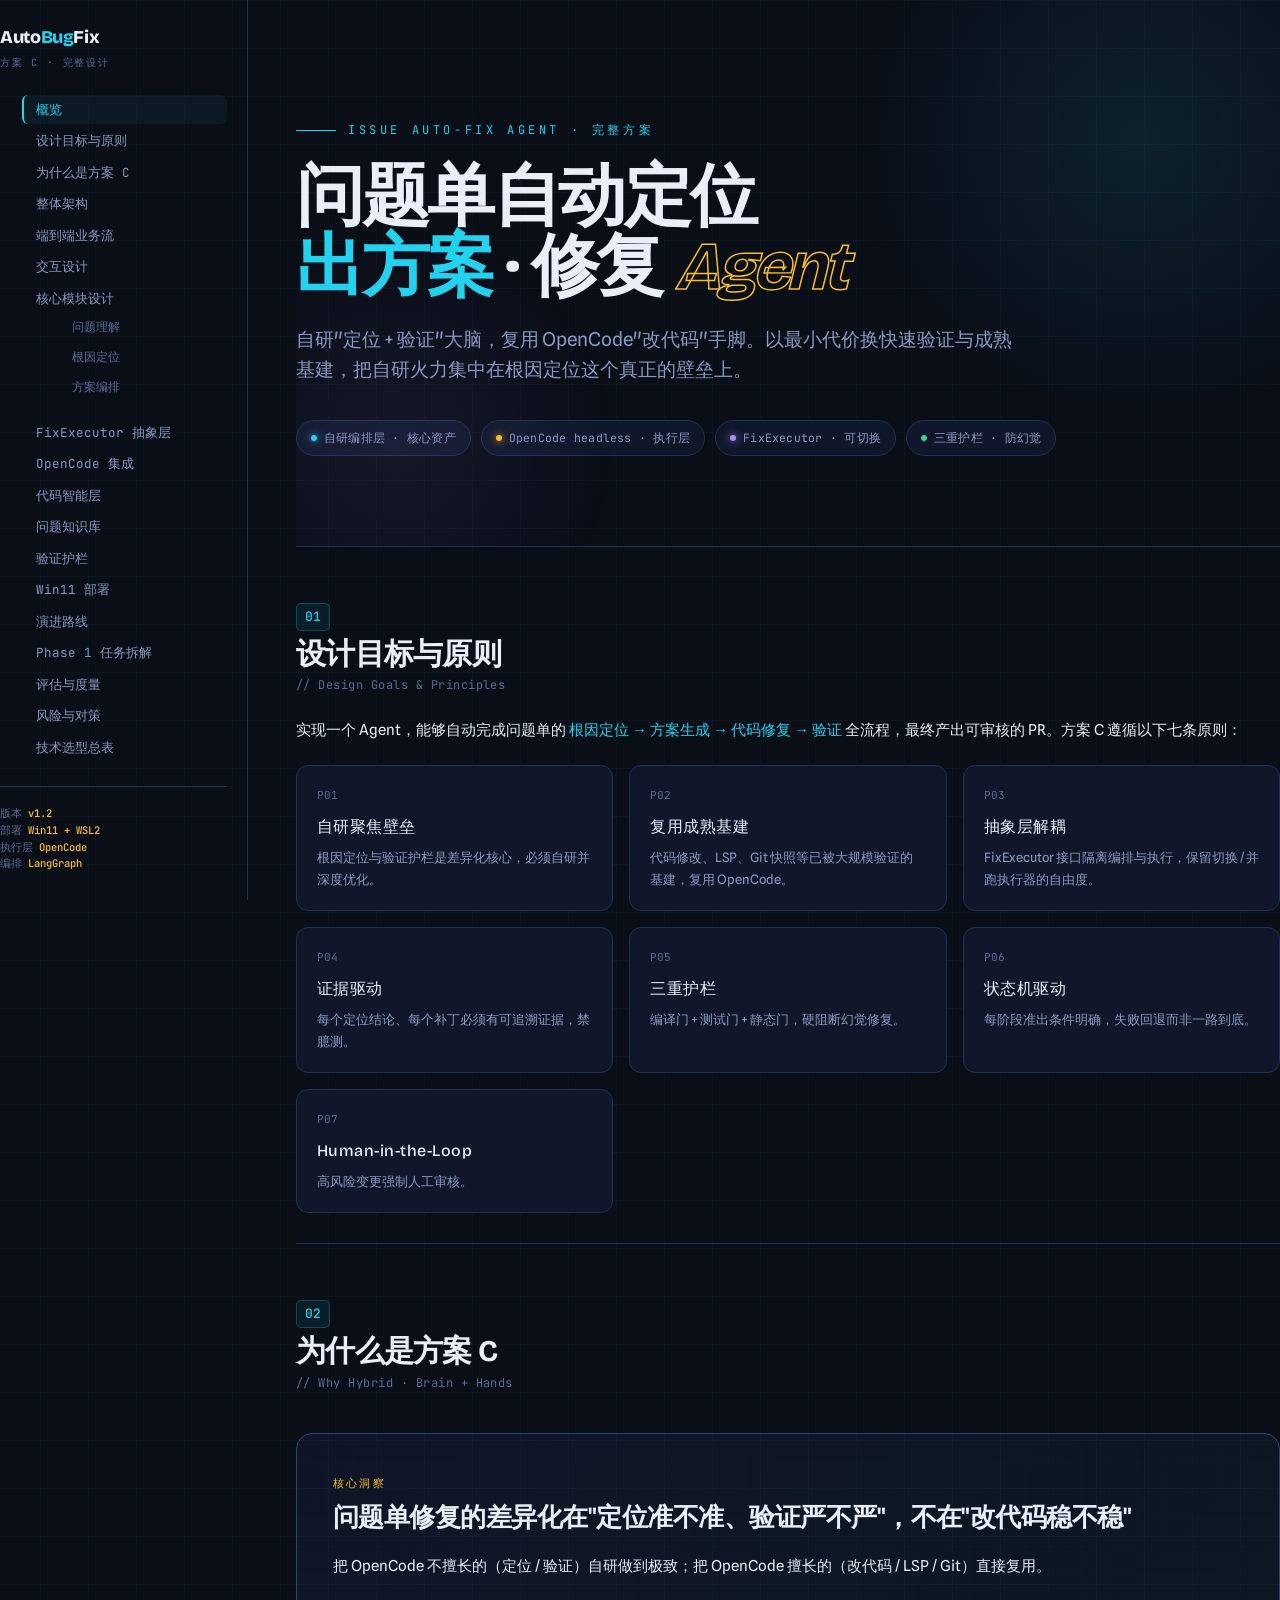
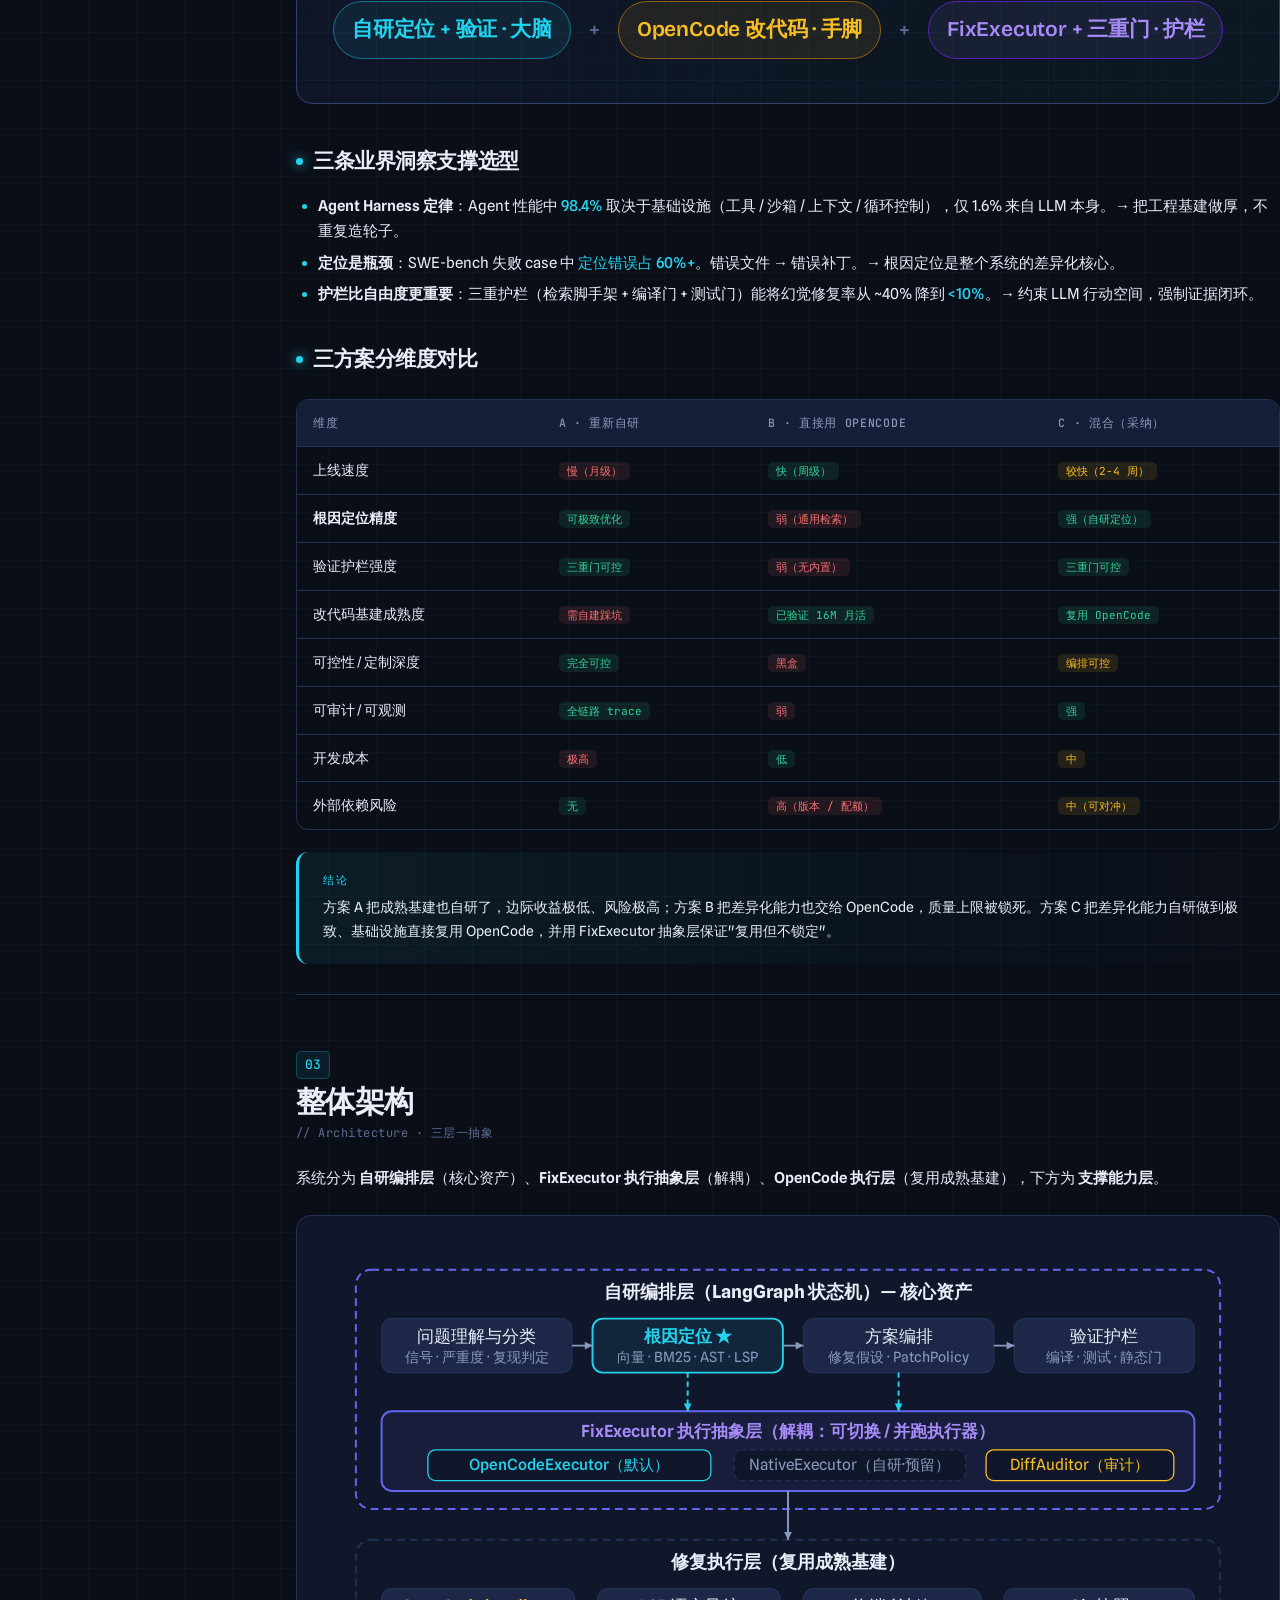
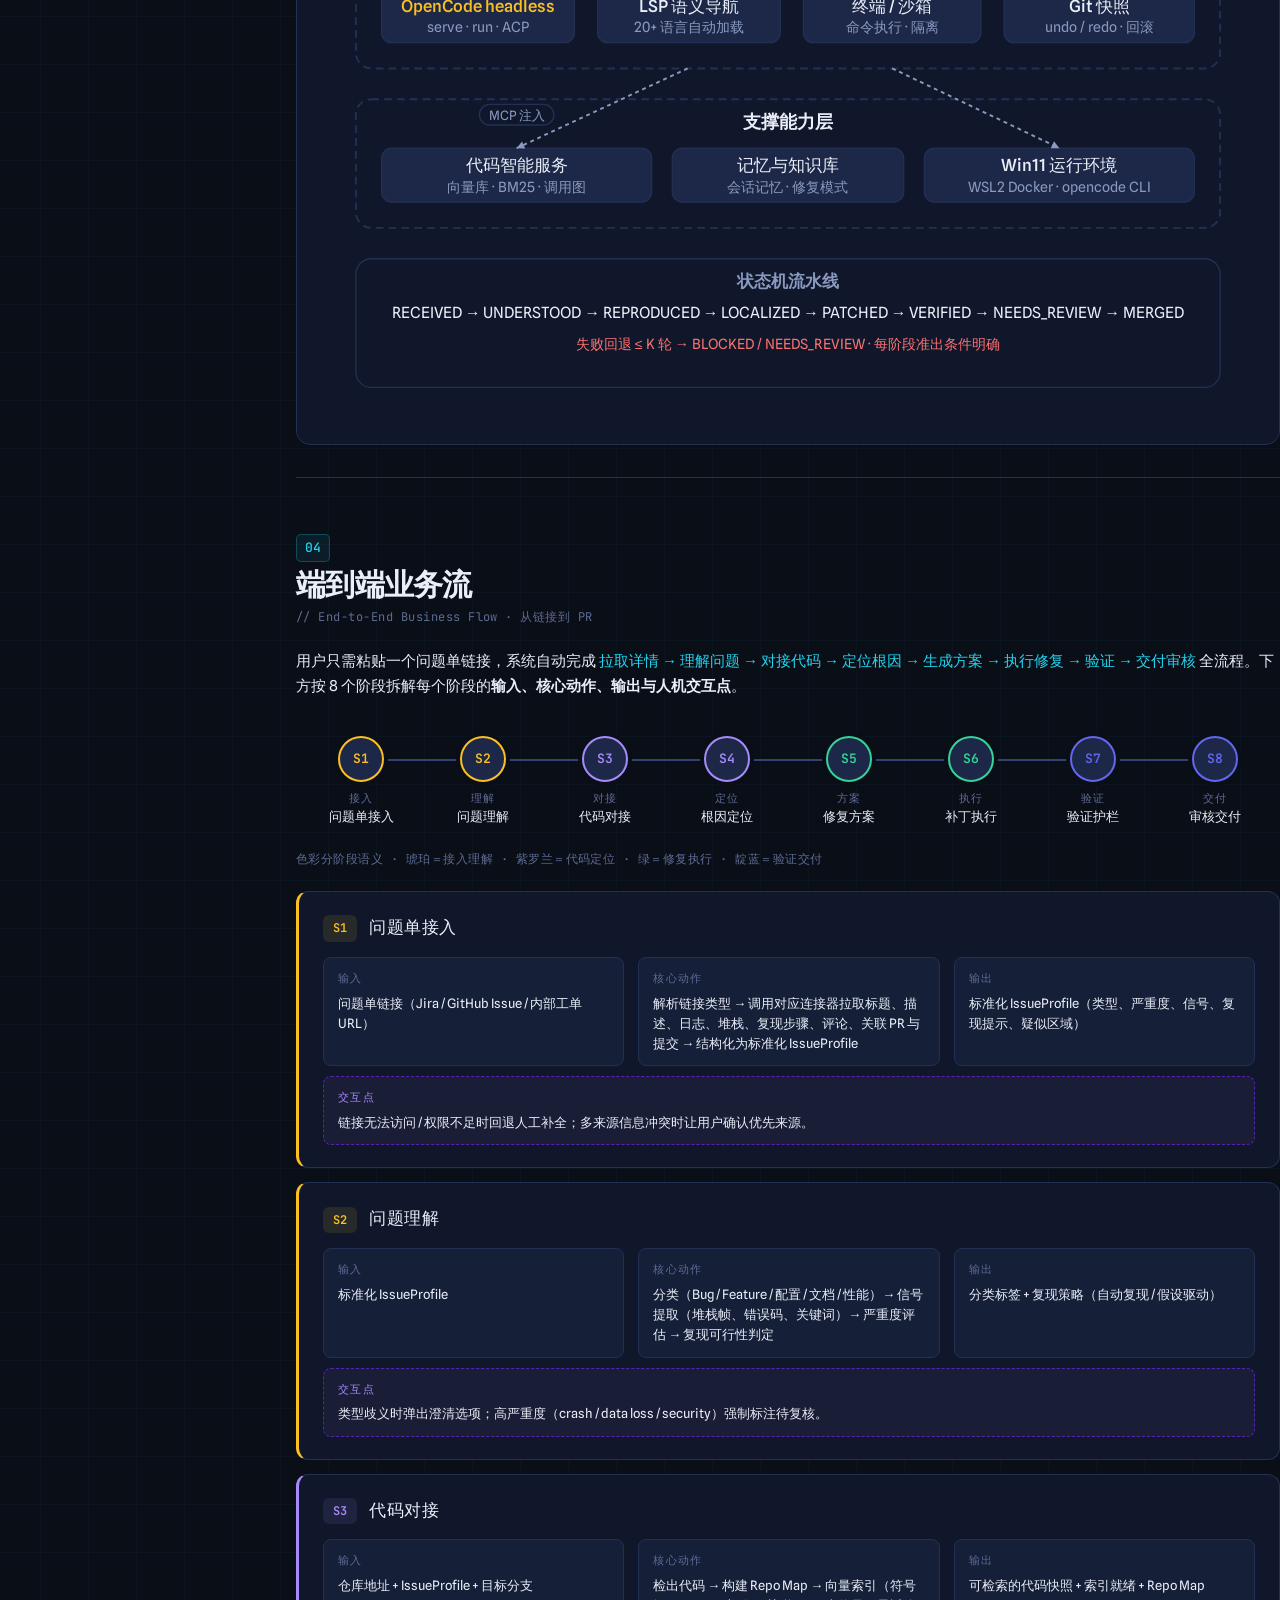
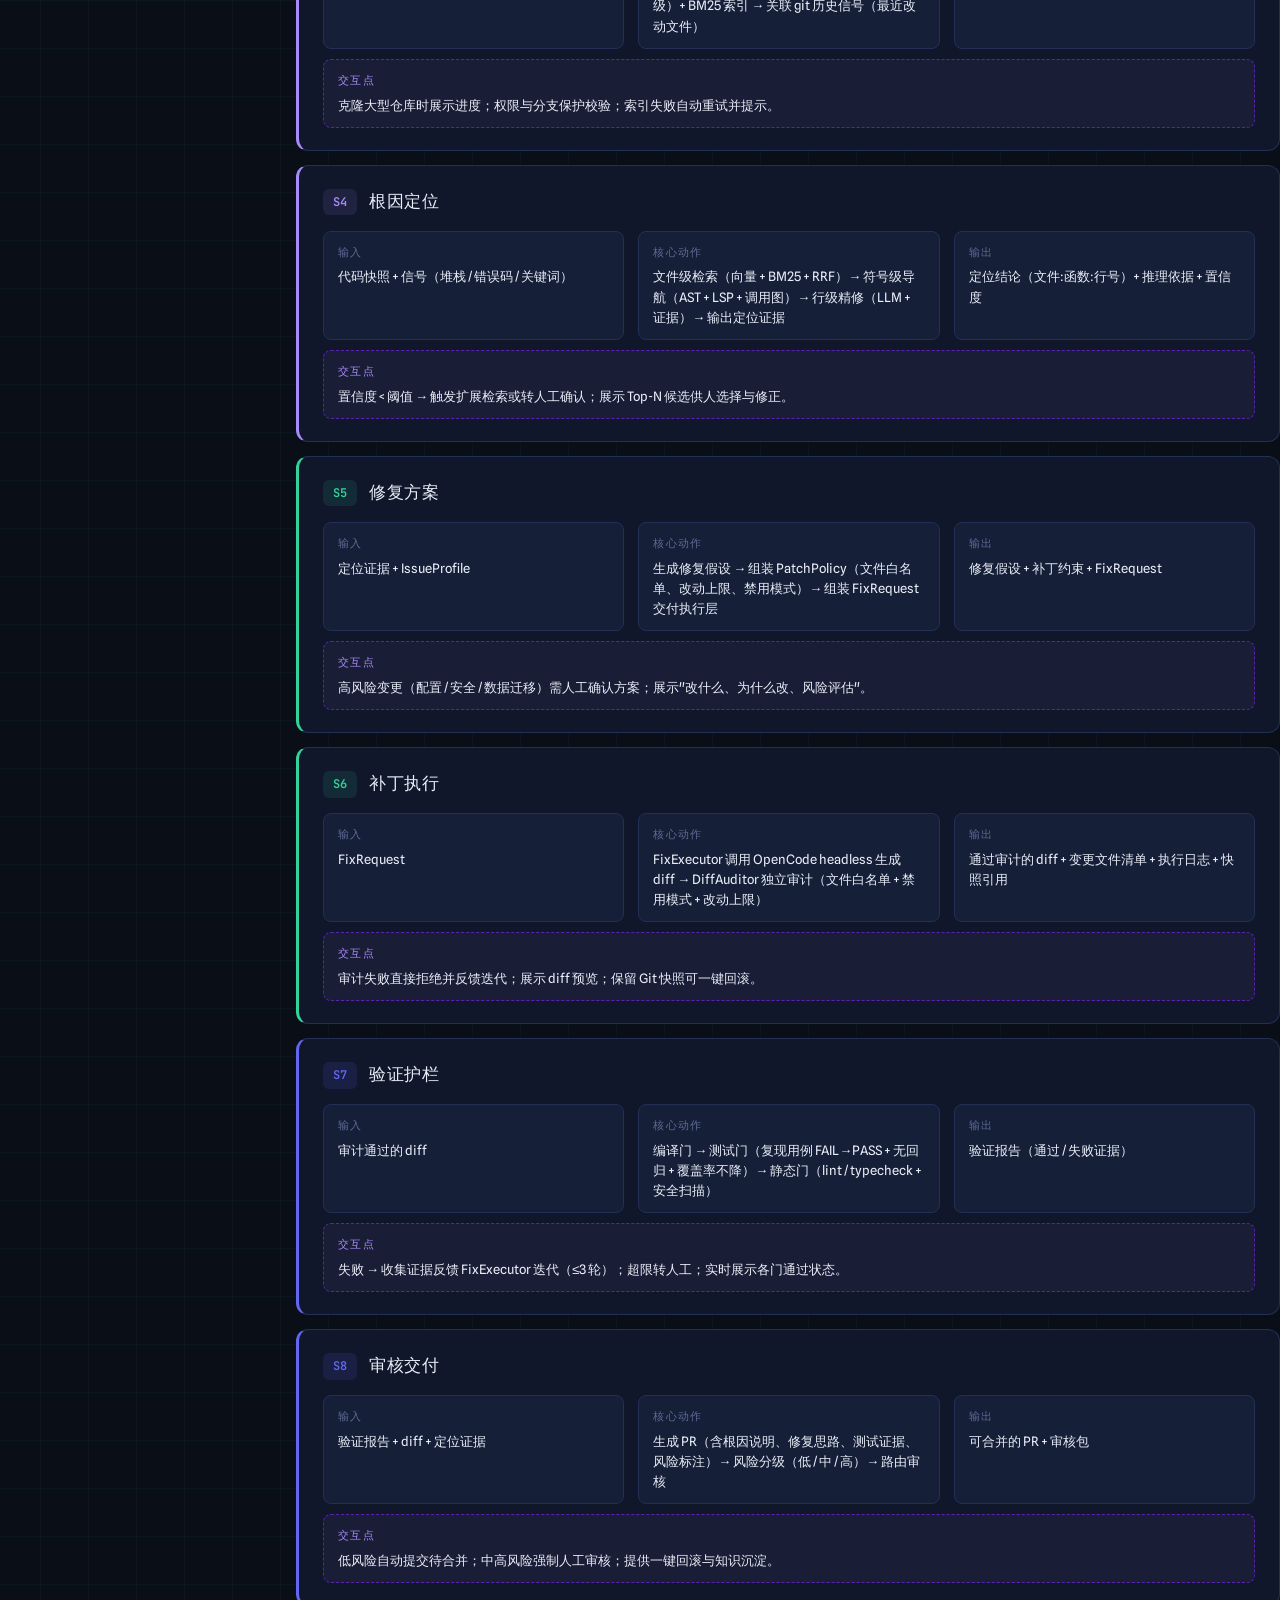
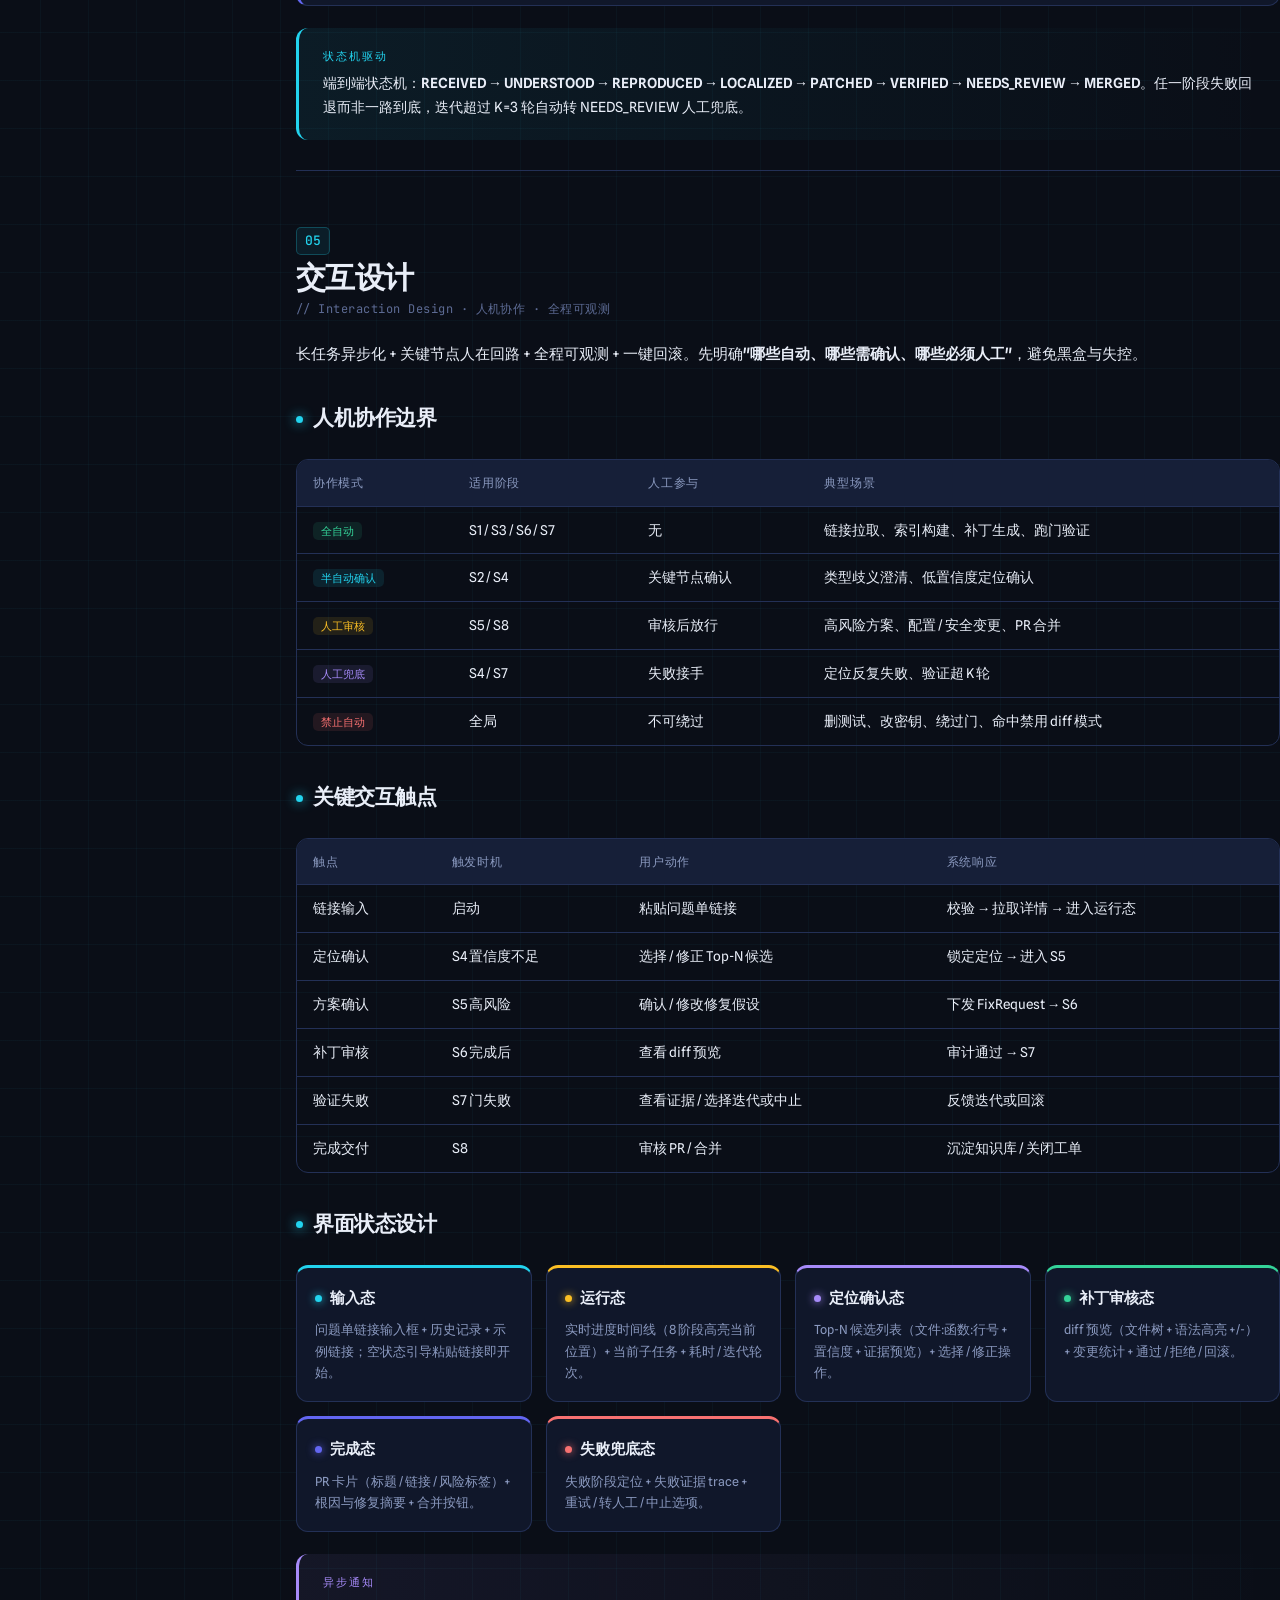
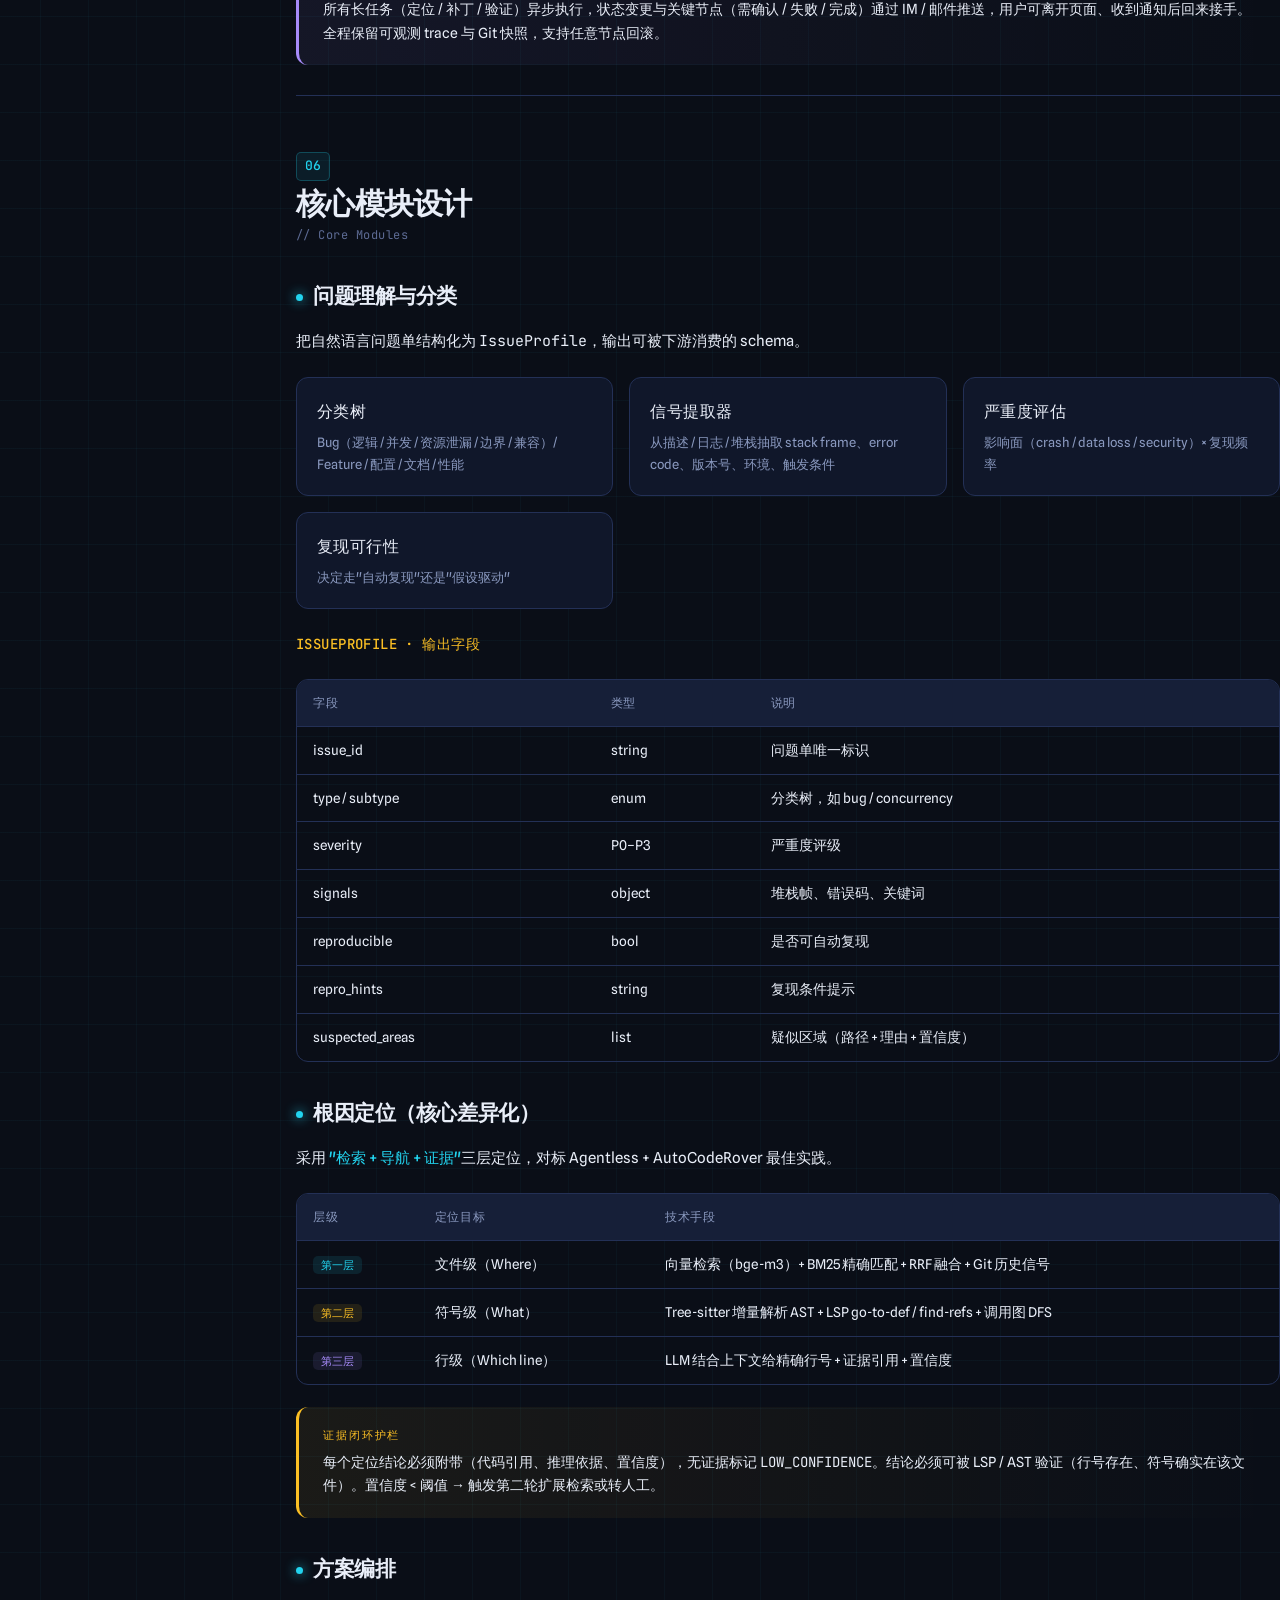
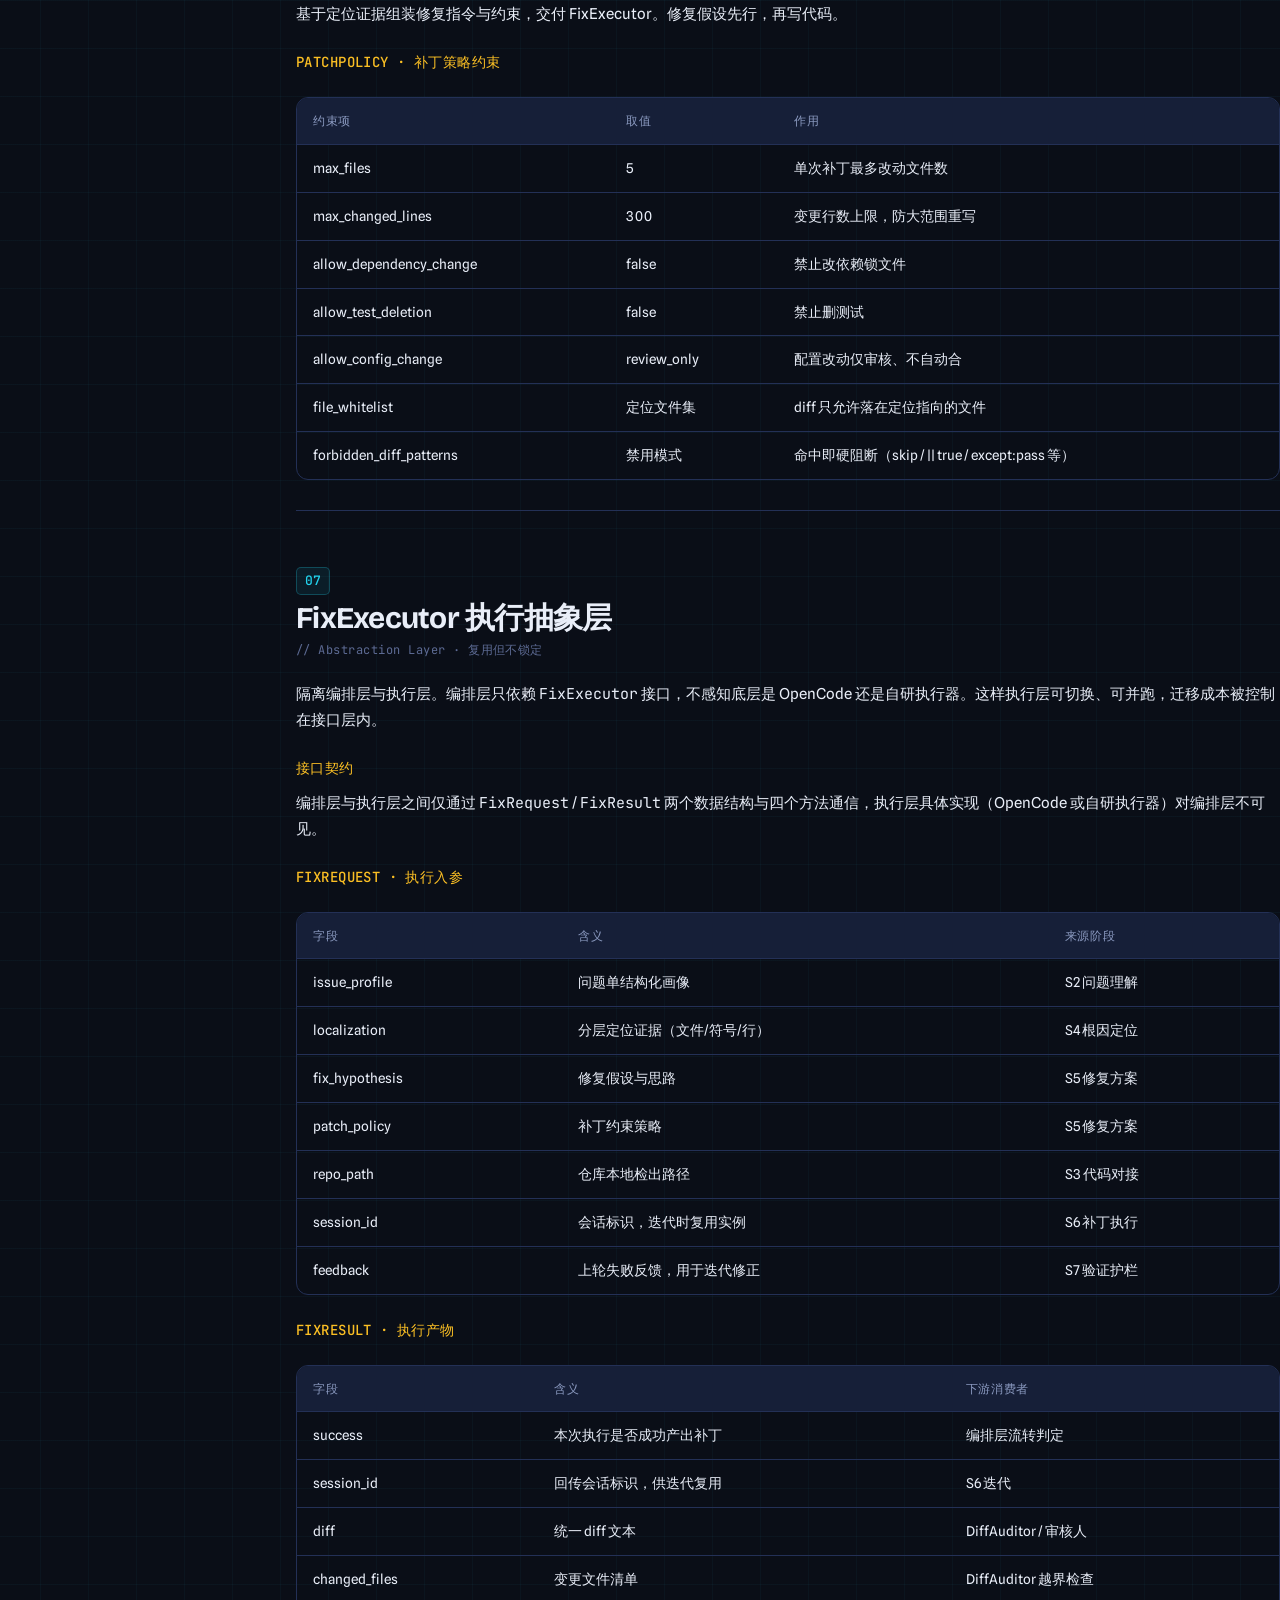
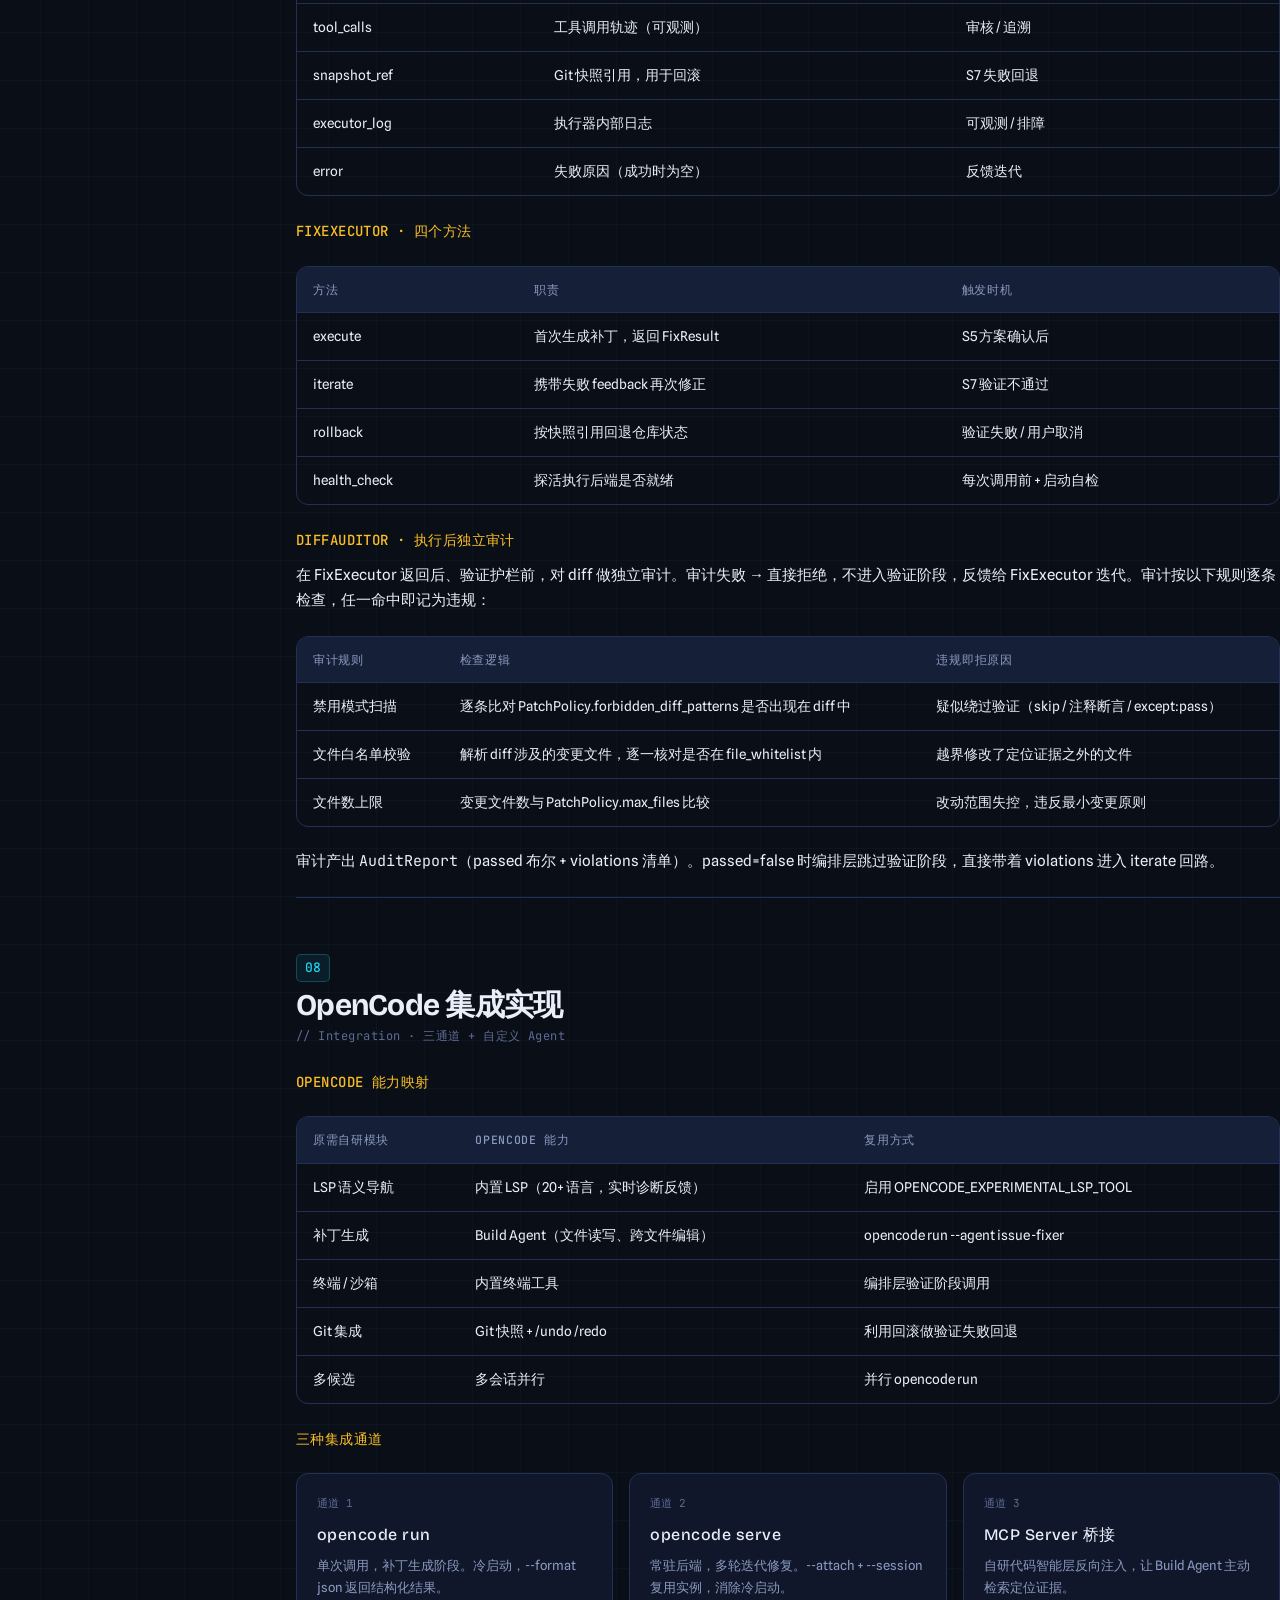
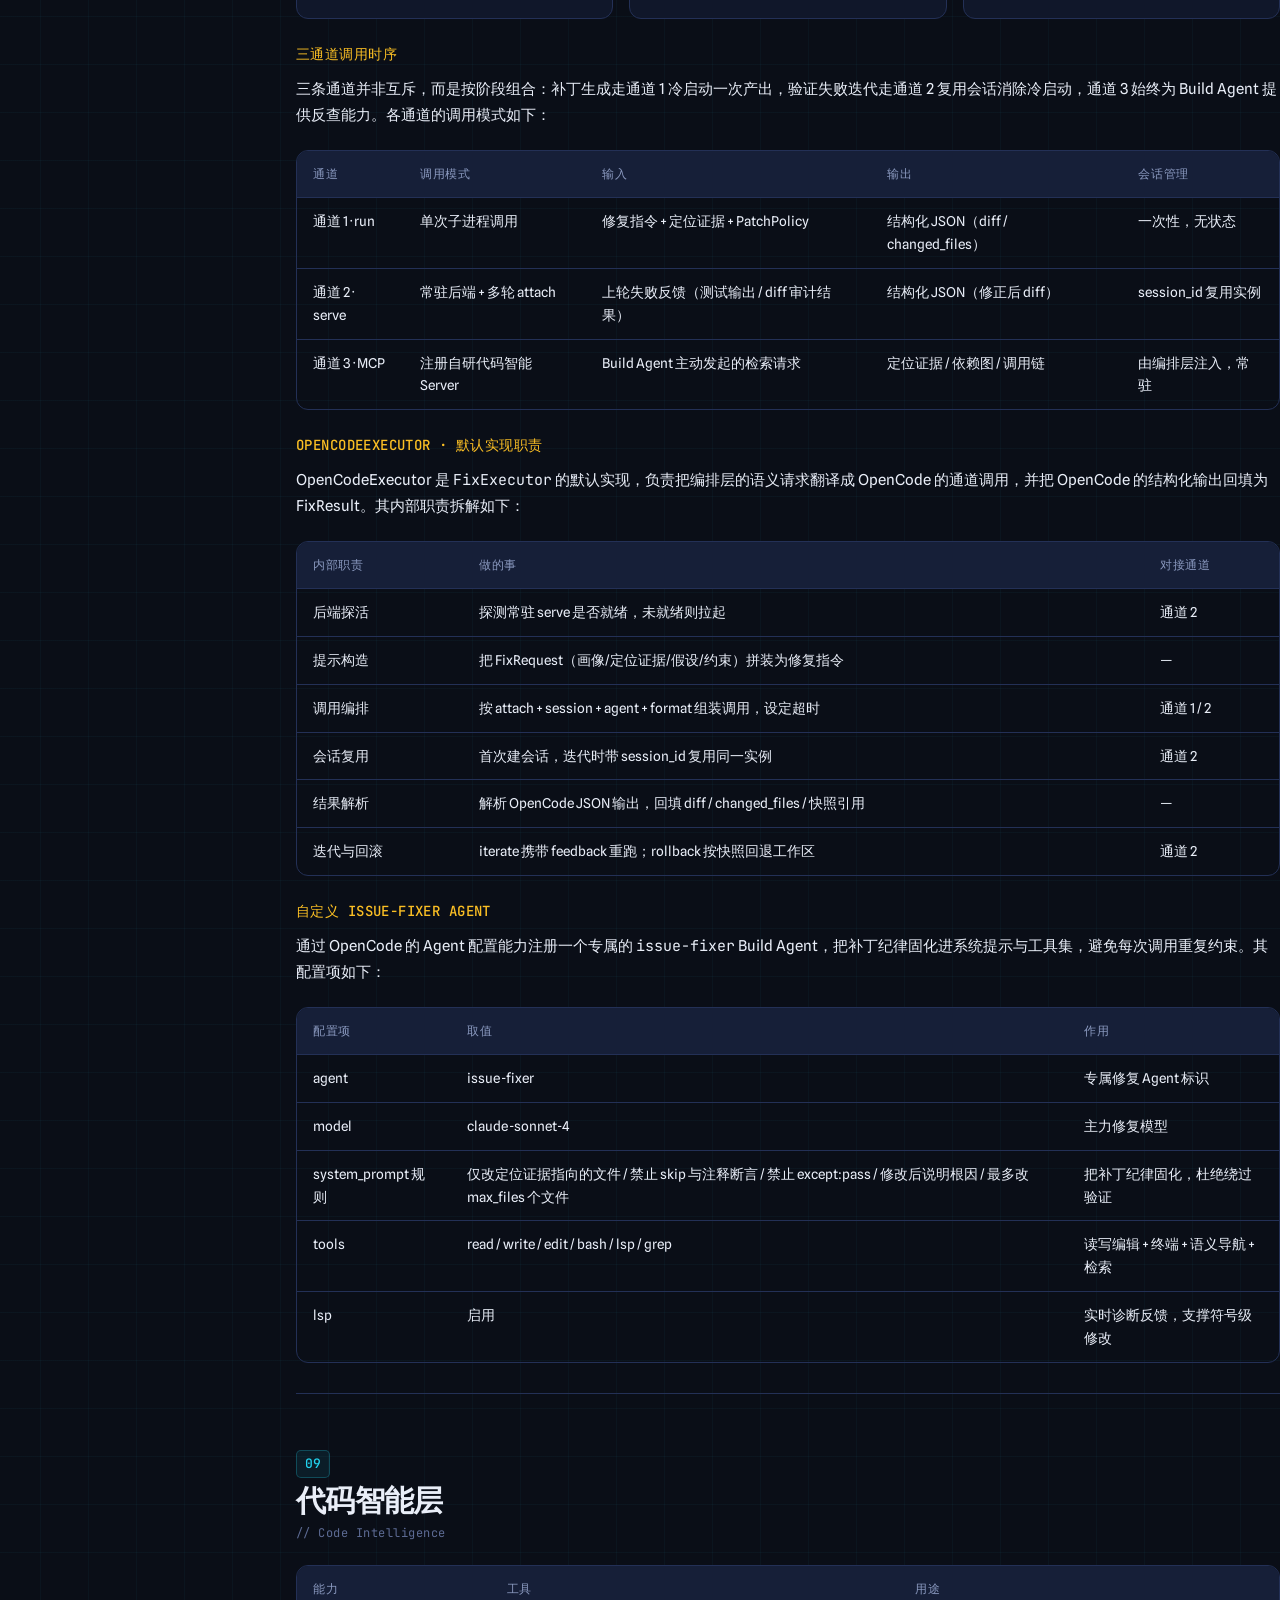
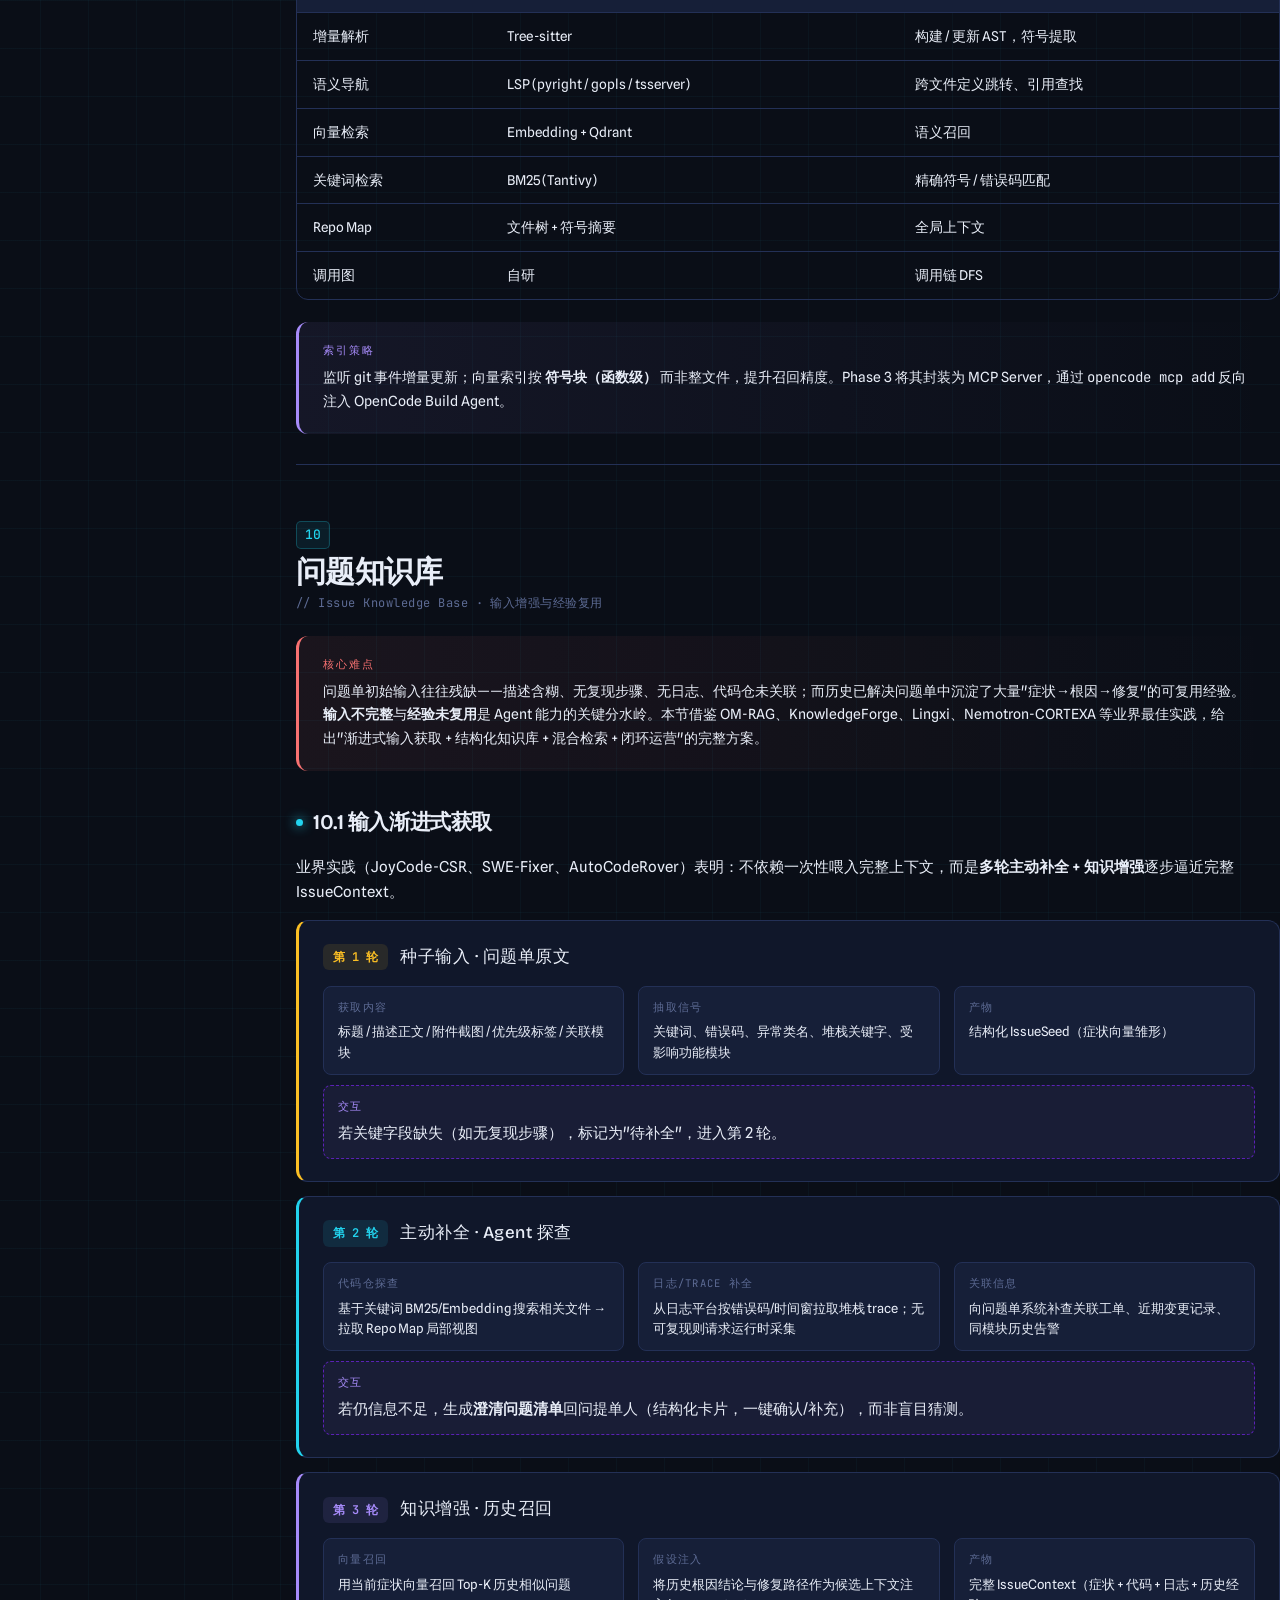
<file: AutoBugFix-Solution.html>
<!DOCTYPE html>
<html lang="zh-CN">
<head>
<meta charset="UTF-8">
<meta name="viewport" content="width=device-width, initial-scale=1.0">
<title>AutoBugFix · 问题单自动定位·出方案·修复 Agent — 完整方案 C</title>
<link rel="preconnect" href="https://fonts.googleapis.com">
<link rel="preconnect" href="https://fonts.gstatic.com" crossorigin>
<link href="https://fonts.googleapis.com/css2?family=Bricolage+Grotesque:opsz,wght@12..96,300..800&family=JetBrains+Mono:wght@400;500;700&family=Spline+Sans:wght@300;400;500;600;700&display=swap" rel="stylesheet">
<style>
:root{
  --bg:#0a0e17;
  --bg-grid:rgba(34,211,238,.04);
  --surface:#10172a;
  --surface-2:#161f38;
  --surface-3:#1d2848;
  --border:#233056;
  --border-bright:#324373;
  --text:#e9eef8;
  --text-mute:#8a99bf;
  --text-dim:#5d6b94;
  --cyan:#22d3ee;
  --cyan-dim:#0e7490;
  --amber:#fbbf24;
  --amber-dim:#92600a;
  --violet:#a78bfa;
  --violet-dim:#5b21b6;
  --green:#34d399;
  --red:#f87171;
  --brand:#6366f1;
  --mono:'JetBrains Mono',ui-monospace,monospace;
  --disp:'Bricolage Grotesque',sans-serif;
  --body:'Spline Sans',sans-serif;
}
*{margin:0;padding:0;box-sizing:border-box}
html{scroll-behavior:smooth}
body{
  background:var(--bg);
  color:var(--text);
  font-family:var(--body);
  font-size:15px;
  line-height:1.7;
  -webkit-font-smoothing:antialiased;
  background-image:
    linear-gradient(var(--bg-grid) 1px,transparent 1px),
    linear-gradient(90deg,var(--bg-grid) 1px,transparent 1px);
  background-size:48px 48px;
  background-position:center top;
}
::selection{background:var(--cyan);color:var(--bg)}

/* layout */
.wrap{max-width:1320px;margin:0 auto;padding:0 32px}
.grid-layout{display:grid;grid-template-columns:248px 1fr;gap:0;align-items:start}

/* sidebar */
aside.toc{
  position:sticky;top:0;height:100vh;overflow-y:auto;
  padding:28px 20px 28px 0;border-right:1px solid var(--border);
  font-family:var(--mono);font-size:12.5px;
}
aside.toc::-webkit-scrollbar{width:4px}
aside.toc::-webkit-scrollbar-thumb{background:var(--border);border-radius:4px}
.toc-brand{font-family:var(--disp);font-weight:800;font-size:18px;letter-spacing:-.02em;color:var(--text);margin-bottom:6px;line-height:1.1}
.toc-brand span{color:var(--cyan)}
.toc-tag{font-size:10px;color:var(--text-dim);letter-spacing:.18em;text-transform:uppercase;margin-bottom:24px}
.toc nav ul{list-style:none}
.toc nav li{margin-bottom:2px}
.toc nav a{
  display:block;padding:6px 12px;border-radius:6px;color:var(--text-mute);
  text-decoration:none;border-left:2px solid transparent;transition:.2s;line-height:1.4;
}
.toc nav a:hover{color:var(--text);background:var(--surface)}
.toc nav a.active{color:var(--cyan);border-left-color:var(--cyan);background:rgba(34,211,238,.06)}
.toc nav .sub a{padding-left:26px;font-size:11.5px;color:var(--text-dim)}
.toc nav .sub a:hover{color:var(--text-mute)}
.toc-meta{margin-top:24px;padding-top:18px;border-top:1px solid var(--border);font-size:10.5px;color:var(--text-dim);line-height:1.6}
.toc-meta b{color:var(--amber);font-weight:500}

/* main */
main{padding:0 0 80px 48px;min-width:0}
section{padding:56px 0 8px;border-bottom:1px solid var(--border)}
section:last-child{border-bottom:none}
.sec-head{display:flex;align-items:baseline;gap:14px;margin-bottom:6px}
.sec-num{
  font-family:var(--mono);font-size:13px;font-weight:500;color:var(--cyan);
  background:rgba(34,211,238,.08);border:1px solid rgba(34,211,238,.25);
  padding:2px 8px;border-radius:5px;flex-shrink:0;
}
h2{font-family:var(--disp);font-weight:700;font-size:30px;letter-spacing:-.025em;line-height:1.15;color:var(--text)}
.sec-sub{font-family:var(--mono);font-size:12px;color:var(--text-dim);margin:4px 0 22px;letter-spacing:.04em}
h3{font-family:var(--disp);font-weight:600;font-size:21px;letter-spacing:-.02em;margin:34px 0 14px;color:var(--text);display:flex;align-items:center;gap:10px}
h3 .dot{width:7px;height:7px;border-radius:50%;background:var(--cyan);flex-shrink:0;box-shadow:0 0 12px var(--cyan)}
h4{font-family:var(--mono);font-weight:500;font-size:14px;color:var(--amber);margin:24px 0 10px;letter-spacing:.03em;text-transform:uppercase}
p{margin:0 0 14px;color:var(--text)}
p .muted{color:var(--text-mute)}
strong{color:var(--text);font-weight:600}
em{color:var(--cyan);font-style:normal;font-weight:500}
a.il{color:var(--cyan);text-decoration:none;border-bottom:1px solid rgba(34,211,238,.3)}
a.il:hover{border-color:var(--cyan)}
ul{margin:0 0 16px;padding-left:22px}
li{margin-bottom:6px}
li::marker{color:var(--cyan)}

/* hero */
.hero{padding:120px 0 90px;border-bottom:1px solid var(--border);position:relative;overflow:hidden}
.hero::before{
  content:'';position:absolute;top:-200px;right:-200px;width:680px;height:680px;
  background:radial-gradient(circle,rgba(34,211,238,.10),transparent 60%);
  pointer-events:none;
}
.hero::after{
  content:'';position:absolute;bottom:-160px;left:-160px;width:520px;height:520px;
  background:radial-gradient(circle,rgba(167,139,250,.08),transparent 60%);
  pointer-events:none;
}
.hero-kicker{font-family:var(--mono);font-size:12px;color:var(--cyan);letter-spacing:.3em;text-transform:uppercase;margin-bottom:22px;display:flex;align-items:center;gap:12px}
.hero-kicker::before{content:'';width:40px;height:1px;background:var(--cyan)}
.hero h1{font-family:var(--disp);font-weight:700;font-size:clamp(40px,6vw,68px);line-height:1.02;letter-spacing:-.035em;margin-bottom:24px;position:relative}
.hero h1 .accent{color:var(--cyan)}
.hero h1 .stroke{-webkit-text-stroke:1.5px var(--amber);color:transparent;font-style:italic}
.hero-lead{font-size:19px;color:var(--text-mute);max-width:720px;margin-bottom:36px;line-height:1.55;position:relative}
.hero-badges{display:flex;flex-wrap:wrap;gap:10px;position:relative}
.badge{
  font-family:var(--mono);font-size:11.5px;padding:7px 14px;border-radius:30px;
  border:1px solid var(--border);background:var(--surface);color:var(--text-mute);letter-spacing:.02em;
  display:inline-flex;align-items:center;gap:7px;
}
.badge .pip{width:6px;height:6px;border-radius:50%}
.badge.cyan .pip{background:var(--cyan);box-shadow:0 0 8px var(--cyan)}
.badge.amber .pip{background:var(--amber);box-shadow:0 0 8px var(--amber)}
.badge.violet .pip{background:var(--violet);box-shadow:0 0 8px var(--violet)}
.badge.green .pip{background:var(--green)}

/* the big idea */
.idea-box{
  margin:40px 0;padding:36px;border-radius:16px;position:relative;overflow:hidden;
  background:linear-gradient(135deg,rgba(99,102,241,.08),rgba(34,211,238,.05));
  border:1px solid var(--border-bright);
}
.idea-box::before{content:'';position:absolute;inset:0;background-image:linear-gradient(var(--bg-grid) 1px,transparent 1px),linear-gradient(90deg,var(--bg-grid) 1px,transparent 1px);background-size:28px 28px;opacity:.5;pointer-events:none}
.idea-box>*{position:relative}
.idea-label{font-family:var(--mono);font-size:11px;color:var(--amber);letter-spacing:.2em;text-transform:uppercase;margin-bottom:14px}
.idea-box h3{margin-top:0;font-size:26px}
.idea-formula{
  display:flex;align-items:center;gap:18px;flex-wrap:wrap;margin:22px 0 8px;
  font-family:var(--disp);font-weight:600;font-size:clamp(16px,2vw,21px);letter-spacing:-.01em;
}
.idea-pill{padding:10px 18px;border-radius:30px;border:1px solid}
.idea-pill.brain{color:var(--cyan);border-color:var(--cyan-dim);background:rgba(34,211,238,.08)}
.idea-pill.hands{color:var(--amber);border-color:var(--amber-dim);background:rgba(251,191,36,.08)}
.idea-pill.gate{color:var(--violet);border-color:var(--violet-dim);background:rgba(167,139,250,.08)}
.idea-plus{color:var(--text-dim);font-family:var(--mono);font-size:18px}

/* architecture svg */
.arch{margin:24px 0;background:var(--surface);border:1px solid var(--border);border-radius:14px;padding:28px;overflow-x:auto}
.arch svg{width:100%;height:auto;min-width:560px;display:block}

/* callout */
.callout{
  margin:22px 0;padding:20px 24px;border-radius:12px;border-left:3px solid;
  background:var(--surface);font-size:14px;
}
.callout.cyan{border-color:var(--cyan);background:linear-gradient(90deg,rgba(34,211,238,.07),transparent)}
.callout.amber{border-color:var(--amber);background:linear-gradient(90deg,rgba(251,191,36,.07),transparent)}
.callout.violet{border-color:var(--violet);background:linear-gradient(90deg,rgba(167,139,250,.07),transparent)}
.callout.red{border-color:var(--red);background:linear-gradient(90deg,rgba(248,113,113,.07),transparent)}
.callout .cl-label{font-family:var(--mono);font-size:10.5px;letter-spacing:.18em;text-transform:uppercase;margin-bottom:6px;display:block}
.callout.cyan .cl-label{color:var(--cyan)}
.callout.amber .cl-label{color:var(--amber)}
.callout.violet .cl-label{color:var(--violet)}
.callout.red .cl-label{color:var(--red)}

/* code */
.code{
  margin:18px 0;border-radius:12px;overflow:hidden;border:1px solid var(--border);background:#0c1322;
}
.code-head{
  display:flex;align-items:center;justify-content:space-between;
  padding:9px 16px;background:var(--surface-2);border-bottom:1px solid var(--border);
  font-family:var(--mono);font-size:11.5px;color:var(--text-mute);
}
.code-head .dots{display:flex;gap:6px}
.code-head .dots i{width:10px;height:10px;border-radius:50%;display:inline-block}
.code-head .dots i:nth-child(1){background:var(--red);opacity:.6}
.code-head .dots i:nth-child(2){background:var(--amber);opacity:.6}
.code-head .dots i:nth-child(3){background:var(--green);opacity:.6}
.code-head .lang{color:var(--cyan)}
pre{padding:18px 20px;overflow-x:auto;font-family:var(--mono);font-size:12.5px;line-height:1.65}
pre::-webkit-scrollbar{height:6px}
pre::-webkit-scrollbar-thumb{background:var(--border-bright);border-radius:4px}
code{font-family:var(--mono)}
.k{color:#c792ea}
.s{color:#c3e88d}
.f{color:#82aaff}
.c{color:#5d6b94;font-style:italic}
.n{color:#f78c6c}
.t{color:#ffcb6b}
.p{color:#89ddff}

/* tables */
.tbl-wrap{margin:22px 0;overflow-x:auto;border-radius:12px;border:1px solid var(--border)}
table{width:100%;border-collapse:collapse;font-size:13.5px;min-width:520px}
thead{background:var(--surface-2)}
th{
  text-align:left;padding:13px 16px;font-family:var(--mono);font-weight:500;font-size:11.5px;
  color:var(--text-mute);letter-spacing:.06em;text-transform:uppercase;border-bottom:1px solid var(--border);
}
td{padding:12px 16px;border-bottom:1px solid var(--border);vertical-align:top;color:var(--text)}
tbody tr:last-child td{border-bottom:none}
tbody tr:hover{background:var(--surface)}
td .tag{font-family:var(--mono);font-size:11px;padding:2px 8px;border-radius:5px}
.tag.cyan{color:var(--cyan);background:rgba(34,211,238,.1)}
.tag.amber{color:var(--amber);background:rgba(251,191,36,.1)}
.tag.violet{color:var(--violet);background:rgba(167,139,250,.1)}
.tag.green{color:var(--green);background:rgba(52,211,153,.1)}
.tag.red{color:var(--red);background:rgba(248,113,113,.1)}

/* module cards */
.cards{display:grid;grid-template-columns:repeat(auto-fit,minmax(280px,1fr));gap:16px;margin:22px 0}
.card{background:var(--surface);border:1px solid var(--border);border-radius:12px;padding:20px;transition:.25s}
.card:hover{border-color:var(--border-bright);transform:translateY(-2px)}
.card .c-num{font-family:var(--mono);font-size:11px;color:var(--text-dim);margin-bottom:8px}
.card h4{margin:0 0 6px;text-transform:none;font-family:var(--disp);font-size:16px;color:var(--text)}
.card p{font-size:13px;color:var(--text-mute);margin:0}

/* roadmap */
.roadmap{display:grid;grid-template-columns:repeat(3,1fr);gap:16px;margin:22px 0}
.phase{background:var(--surface);border:1px solid var(--border);border-radius:14px;padding:22px;position:relative;overflow:hidden}
.phase::before{content:'';position:absolute;top:0;left:0;width:100%;height:3px}
.phase.p1::before{background:linear-gradient(90deg,var(--cyan),transparent)}
.phase.p2::before{background:linear-gradient(90deg,var(--amber),transparent)}
.phase.p3::before{background:linear-gradient(90deg,var(--violet),transparent)}
.phase .ph-tag{font-family:var(--mono);font-size:11px;color:var(--text-dim);letter-spacing:.1em;margin-bottom:8px}
.phase.p1 .ph-tag{color:var(--cyan)}
.phase.p2 .ph-tag{color:var(--amber)}
.phase.p3 .ph-tag{color:var(--violet)}
.phase h4{margin:0 0 14px;font-family:var(--disp);font-size:17px;color:var(--text)}
.phase ul{padding-left:18px;font-size:13px;color:var(--text-mute)}
.phase ul li{margin-bottom:8px}
.phase .ph-goal{margin-top:14px;padding-top:14px;border-top:1px dashed var(--border);font-size:12.5px;color:var(--text-mute)}

/* weekly */
.week{display:grid;grid-template-columns:repeat(4,1fr);gap:14px;margin:22px 0}
.wk{background:var(--surface);border:1px solid var(--border);border-radius:12px;padding:18px}
.wk .wk-h{font-family:var(--mono);font-size:12px;color:var(--cyan);margin-bottom:12px;border-bottom:1px solid var(--border);padding-bottom:8px}
.wk .wk-item{margin-bottom:12px;font-size:12.5px}
.wk .wk-item b{color:var(--text);font-weight:500;display:block;margin-bottom:2px}
.wk .wk-item span{color:var(--green);font-family:var(--mono);font-size:11px}
.wk .wk-item span::before{content:'✓ '}

/* metrics */
.metrics{display:grid;grid-template-columns:repeat(auto-fit,minmax(150px,1fr));gap:14px;margin:22px 0}
.metric{background:var(--surface);border:1px solid var(--border);border-radius:12px;padding:18px;text-align:center}
.metric .m-val{font-family:var(--disp);font-weight:700;font-size:30px;color:var(--cyan);line-height:1}
.metric .m-lab{font-size:11.5px;color:var(--text-mute);margin-top:8px;font-family:var(--mono)}

/* reveal anim */
.reveal{opacity:0;transform:translateY(20px);animation:rv .7s cubic-bezier(.2,.7,.2,1) forwards}
@keyframes rv{to{opacity:1;transform:none}}
.d1{animation-delay:.05s}.d2{animation-delay:.12s}.d3{animation-delay:.19s}.d4{animation-delay:.26s}.d5{animation-delay:.33s}

/* business flow stepper */
.flow{display:flex;align-items:flex-start;gap:0;margin:22px 0 6px;overflow-x:auto;padding:14px 4px 18px}
.fstep{flex:1;min-width:118px;position:relative;text-align:center;padding:0 5px}
.fstep .fnode{
  width:46px;height:46px;border-radius:50%;margin:0 auto 10px;display:flex;align-items:center;justify-content:center;
  font-family:var(--mono);font-weight:600;font-size:13px;color:var(--text);
  background:var(--surface-3);border:2px solid var(--cyan);position:relative;z-index:2;box-shadow:0 0 0 4px var(--bg);
}
.fstep .fnode.c-amber{border-color:var(--amber);color:var(--amber)}
.fstep .fnode.c-violet{border-color:var(--violet);color:var(--violet)}
.fstep .fnode.c-green{border-color:var(--green);color:var(--green)}
.fstep .fnode.c-brand{border-color:var(--brand);color:var(--brand)}
.fstep .flab{font-family:var(--mono);font-size:10.5px;color:var(--text-dim);letter-spacing:.05em;line-height:1.3}
.fstep .fname{font-size:12.5px;color:var(--text);font-weight:500;margin-top:3px;line-height:1.3}
.fstep:not(:last-child)::after{
  content:'';position:absolute;top:23px;left:calc(50% + 25px);width:calc(100% - 50px);height:2px;
  background:var(--border-bright);z-index:1;
}

/* stage detail cards */
.stage{background:var(--surface);border:1px solid var(--border);border-left:3px solid var(--cyan);border-radius:12px;padding:22px 24px;margin:14px 0}
.stage.c-amber{border-left-color:var(--amber)}
.stage.c-violet{border-left-color:var(--violet)}
.stage.c-green{border-left-color:var(--green)}
.stage.c-brand{border-left-color:var(--brand)}
.stage .st-head{display:flex;align-items:center;gap:12px;margin-bottom:14px;flex-wrap:wrap}
.stage .st-head .st-id{font-family:var(--mono);font-size:12px;font-weight:600;color:var(--cyan);background:rgba(34,211,238,.1);padding:3px 10px;border-radius:6px}
.stage.c-amber .st-head .st-id{color:var(--amber);background:rgba(251,191,36,.1)}
.stage.c-violet .st-head .st-id{color:var(--violet);background:rgba(167,139,250,.1)}
.stage.c-green .st-head .st-id{color:var(--green);background:rgba(52,211,153,.1)}
.stage.c-brand .st-head .st-id{color:var(--brand);background:rgba(99,102,241,.12)}
.stage .st-head h4{margin:0;text-transform:none;font-family:var(--disp);font-size:17px;color:var(--text)}
.stage .st-grid{display:grid;grid-template-columns:repeat(3,1fr);gap:14px;margin-bottom:10px}
.stage .st-cell{background:var(--surface-2);border:1px solid var(--border);border-radius:8px;padding:12px 14px}
.stage .st-cl{font-family:var(--mono);font-size:10.5px;color:var(--text-dim);letter-spacing:.12em;text-transform:uppercase;margin-bottom:5px}
.stage .st-cv{font-size:13px;color:var(--text);line-height:1.55}
.stage .st-ix{margin-top:10px;padding:12px 14px;border-radius:8px;background:rgba(167,139,250,.06);border:1px dashed var(--violet-dim)}
.stage .st-ix .st-cl{color:var(--violet)}

/* UI state rail */
.states{display:grid;grid-template-columns:repeat(auto-fit,minmax(232px,1fr));gap:14px;margin:22px 0}
.state{background:var(--surface);border:1px solid var(--border);border-radius:12px;padding:18px;border-top:3px solid var(--cyan)}
.state.s-run{border-top-color:var(--amber)}
.state.s-confirm{border-top-color:var(--violet)}
.state.s-review{border-top-color:var(--green)}
.state.s-done{border-top-color:var(--brand)}
.state.s-fail{border-top-color:var(--red)}
.state .st-name{font-family:var(--disp);font-weight:600;font-size:15px;color:var(--text);margin-bottom:8px;display:flex;align-items:center;gap:8px}
.state .st-name .pip{width:7px;height:7px;border-radius:50%;background:var(--cyan);box-shadow:0 0 8px var(--cyan)}
.state.s-run .st-name .pip{background:var(--amber);box-shadow:0 0 8px var(--amber)}
.state.s-confirm .st-name .pip{background:var(--violet);box-shadow:0 0 8px var(--violet)}
.state.s-review .st-name .pip{background:var(--green);box-shadow:0 0 8px var(--green)}
.state.s-done .st-name .pip{background:var(--brand);box-shadow:0 0 8px var(--brand)}
.state.s-fail .st-name .pip{background:var(--red);box-shadow:0 0 8px var(--red)}
.state p{font-size:12.5px;color:var(--text-mute);margin:0 0 8px}
.state p:last-child{margin-bottom:0}

/* mobile */
@media(max-width:980px){
  .grid-layout{grid-template-columns:1fr}
  aside.toc{position:static;height:auto;border-right:none;border-bottom:1px solid var(--border);padding:20px}
  main{padding:0 0 60px}
  .roadmap,.week{grid-template-columns:1fr}
  .hero{padding:80px 0 60px}
  .stage .st-grid{grid-template-columns:1fr}
  .fstep{min-width:96px}
}
</style>
</head>
<body>
<div class="grid-layout">
  <!-- SIDEBAR -->
  <aside class="toc">
    <div class="toc-brand">Auto<span>Bug</span>Fix</div>
    <div class="toc-tag">方案 C · 完整设计</div>
    <nav id="tocnav">
      <ul>
        <li><a href="#hero">概览</a></li>
        <li><a href="#principles">设计目标与原则</a></li>
        <li><a href="#why">为什么是方案 C</a></li>
        <li><a href="#arch">整体架构</a></li>
        <li><a href="#flow">端到端业务流</a></li>
        <li><a href="#ix">交互设计</a></li>
        <li><a href="#modules">核心模块设计</a>
          <ul class="sub">
            <li><a href="#mod-understand">问题理解</a></li>
            <li><a href="#mod-locate">根因定位</a></li>
            <li><a href="#mod-orchestrate">方案编排</a></li>
          </ul>
        </li>
        <li><a href="#fixexec">FixExecutor 抽象层</a></li>
        <li><a href="#opencode">OpenCode 集成</a></li>
        <li><a href="#intel">代码智能层</a></li>
        <li><a href="#kb">问题知识库</a></li>
        <li><a href="#gates">验证护栏</a></li>
        <li><a href="#deploy">Win11 部署</a></li>
        <li><a href="#roadmap">演进路线</a></li>
        <li><a href="#phase1">Phase 1 任务拆解</a></li>
        <li><a href="#metrics">评估与度量</a></li>
        <li><a href="#risk">风险与对策</a></li>
        <li><a href="#stack">技术选型总表</a></li>
      </ul>
    </nav>
    <div class="toc-meta">
      版本 <b>v1.2</b><br>
      部署 <b>Win11 + WSL2</b><br>
      执行层 <b>OpenCode</b><br>
      编排 <b>LangGraph</b>
    </div>
  </aside>

  <!-- MAIN -->
  <main>
    <!-- HERO -->
    <section id="hero" class="hero" style="border-bottom:1px solid var(--border)">
      <div class="reveal">
        <div class="hero-kicker">Issue Auto-Fix Agent · 完整方案</div>
        <h1>问题单自动定位<br><span class="accent">出方案</span> · 修复 <span class="stroke">Agent</span></h1>
        <p class="hero-lead">自研"定位 + 验证"大脑，复用 OpenCode"改代码"手脚。以最小代价换快速验证与成熟基建，把自研火力集中在根因定位这个真正的壁垒上。</p>
        <div class="hero-badges">
          <span class="badge cyan"><i class="pip"></i>自研编排层 · 核心资产</span>
          <span class="badge amber"><i class="pip"></i>OpenCode headless · 执行层</span>
          <span class="badge violet"><i class="pip"></i>FixExecutor · 可切换</span>
          <span class="badge green"><i class="pip"></i>三重护栏 · 防幻觉</span>
        </div>
      </div>
    </section>

    <!-- 1 PRINCIPLES -->
    <section id="principles">
      <div class="sec-head"><span class="sec-num">01</span></div>
      <h2>设计目标与原则</h2>
      <p class="sec-sub">// Design Goals &amp; Principles</p>
      <p>实现一个 Agent，能够自动完成问题单的 <em>根因定位 → 方案生成 → 代码修复 → 验证</em> 全流程，最终产出可审核的 PR。方案 C 遵循以下七条原则：</p>
      <div class="cards">
        <div class="card reveal d1"><div class="c-num">P01</div><h4>自研聚焦壁垒</h4><p>根因定位与验证护栏是差异化核心，必须自研并深度优化。</p></div>
        <div class="card reveal d2"><div class="c-num">P02</div><h4>复用成熟基建</h4><p>代码修改、LSP、Git 快照等已被大规模验证的基建，复用 OpenCode。</p></div>
        <div class="card reveal d3"><div class="c-num">P03</div><h4>抽象层解耦</h4><p>FixExecutor 接口隔离编排与执行，保留切换 / 并跑执行器的自由度。</p></div>
        <div class="card reveal d1"><div class="c-num">P04</div><h4>证据驱动</h4><p>每个定位结论、每个补丁必须有可追溯证据，禁臆测。</p></div>
        <div class="card reveal d2"><div class="c-num">P05</div><h4>三重护栏</h4><p>编译门 + 测试门 + 静态门，硬阻断幻觉修复。</p></div>
        <div class="card reveal d3"><div class="c-num">P06</div><h4>状态机驱动</h4><p>每阶段准出条件明确，失败回退而非一路到底。</p></div>
        <div class="card reveal d1"><div class="c-num">P07</div><h4>Human-in-the-Loop</h4><p>高风险变更强制人工审核。</p></div>
      </div>
    </section>

    <!-- 2 WHY -->
    <section id="why">
      <div class="sec-head"><span class="sec-num">02</span></div>
      <h2>为什么是方案 C</h2>
      <p class="sec-sub">// Why Hybrid · Brain + Hands</p>

      <div class="idea-box reveal">
        <span class="idea-label">核心洞察</span>
        <h3>问题单修复的差异化在"定位准不准、验证严不严"，不在"改代码稳不稳"</h3>
        <p class="muted">把 OpenCode 不擅长的（定位 / 验证）自研做到极致；把 OpenCode 擅长的（改代码 / LSP / Git）直接复用。</p>
        <div class="idea-formula">
          <span class="idea-pill brain">自研定位 + 验证 · 大脑</span>
          <span class="idea-plus">+</span>
          <span class="idea-pill hands">OpenCode 改代码 · 手脚</span>
          <span class="idea-plus">+</span>
          <span class="idea-pill gate">FixExecutor + 三重门 · 护栏</span>
        </div>
      </div>

      <h3><span class="dot"></span>三条业界洞察支撑选型</h3>
      <ul>
        <li><strong>Agent Harness 定律</strong>：Agent 性能中 <em>98.4%</em> 取决于基础设施（工具 / 沙箱 / 上下文 / 循环控制），仅 1.6% 来自 LLM 本身。→ 把工程基建做厚，不重复造轮子。</li>
        <li><strong>定位是瓶颈</strong>：SWE-bench 失败 case 中 <em>定位错误占 60%+</em>。错误文件 → 错误补丁。→ 根因定位是整个系统的差异化核心。</li>
        <li><strong>护栏比自由度更重要</strong>：三重护栏（检索脚手架 + 编译门 + 测试门）能将幻觉修复率从 ~40% 降到 <em>&lt;10%</em>。→ 约束 LLM 行动空间，强制证据闭环。</li>
      </ul>

      <h3><span class="dot"></span>三方案分维度对比</h3>
      <div class="tbl-wrap">
        <table>
          <thead><tr><th>维度</th><th>A · 重新自研</th><th>B · 直接用 OpenCode</th><th>C · 混合（采纳）</th></tr></thead>
          <tbody>
            <tr><td>上线速度</td><td><span class="tag red">慢（月级）</span></td><td><span class="tag green">快（周级）</span></td><td><span class="tag amber">较快（2-4 周）</span></td></tr>
            <tr><td><strong>根因定位精度</strong></td><td><span class="tag green">可极致优化</span></td><td><span class="tag red">弱（通用检索）</span></td><td><span class="tag green">强（自研定位）</span></td></tr>
            <tr><td>验证护栏强度</td><td><span class="tag green">三重门可控</span></td><td><span class="tag red">弱（无内置）</span></td><td><span class="tag green">三重门可控</span></td></tr>
            <tr><td>改代码基建成熟度</td><td><span class="tag red">需自建踩坑</span></td><td><span class="tag green">已验证 16M 月活</span></td><td><span class="tag green">复用 OpenCode</span></td></tr>
            <tr><td>可控性 / 定制深度</td><td><span class="tag green">完全可控</span></td><td><span class="tag red">黑盒</span></td><td><span class="tag amber">编排可控</span></td></tr>
            <tr><td>可审计 / 可观测</td><td><span class="tag green">全链路 trace</span></td><td><span class="tag red">弱</span></td><td><span class="tag green">强</span></td></tr>
            <tr><td>开发成本</td><td><span class="tag red">极高</span></td><td><span class="tag green">低</span></td><td><span class="tag amber">中</span></td></tr>
            <tr><td>外部依赖风险</td><td><span class="tag green">无</span></td><td><span class="tag red">高（版本 / 配额）</span></td><td><span class="tag amber">中（可对冲）</span></td></tr>
          </tbody>
        </table>
      </div>
      <div class="callout cyan">
        <span class="cl-label">结论</span>
        方案 A 把成熟基建也自研了，边际收益极低、风险极高；方案 B 把差异化能力也交给 OpenCode，质量上限被锁死。方案 C 把差异化能力自研做到极致、基础设施直接复用 OpenCode，并用 FixExecutor 抽象层保证"复用但不锁定"。
      </div>
    </section>

    <!-- 3 ARCH -->
    <section id="arch">
      <div class="sec-head"><span class="sec-num">03</span></div>
      <h2>整体架构</h2>
      <p class="sec-sub">// Architecture · 三层一抽象</p>
      <p>系统分为 <strong>自研编排层</strong>（核心资产）、<strong>FixExecutor 执行抽象层</strong>（解耦）、<strong>OpenCode 执行层</strong>（复用成熟基建），下方为 <strong>支撑能力层</strong>。</p>

      <div class="arch reveal">
        <svg viewBox="0 0 720 600" xmlns="http://www.w3.org/2000/svg">
          <defs>
            <marker id="ah" viewBox="0 0 8 8" refX="7" refY="4" markerWidth="8" markerHeight="8" markerUnits="userSpaceOnUse" orient="auto"><path d="M1 1 L7 4 L1 7 Z" fill="#8a99bf"/></marker>
            <marker id="ah2" viewBox="0 0 8 8" refX="7" refY="4" markerWidth="8" markerHeight="8" markerUnits="userSpaceOnUse" orient="auto"><path d="M1 1 L7 4 L1 7 Z" fill="#22d3ee"/></marker>
          </defs>
          <style>text{font-family:'Spline Sans',sans-serif}</style>

          <!-- orchestration layer -->
          <rect x="24" y="20" width="672" height="186" rx="12" fill="#10172a" stroke="#6366f1" stroke-width="1.5" stroke-dasharray="6 4"/>
          <text x="360" y="42" text-anchor="middle" font-size="14" font-weight="700" fill="#e9eef8">自研编排层（LangGraph 状态机）— 核心资产</text>
          <rect x="44" y="58" width="148" height="42" rx="8" fill="#1d2848" stroke="#233056"/><text x="118" y="76" text-anchor="middle" font-size="13" font-weight="500" fill="#e9eef8">问题理解与分类</text><text x="118" y="92" text-anchor="middle" font-size="11" fill="#8a99bf">信号 · 严重度 · 复现判定</text>
          <rect x="208" y="58" width="148" height="42" rx="8" fill="rgba(34,211,238,.08)" stroke="#22d3ee" stroke-width="1.5"/><text x="282" y="76" text-anchor="middle" font-size="13" font-weight="600" fill="#22d3ee">根因定位 ★</text><text x="282" y="92" text-anchor="middle" font-size="11" fill="#8a99bf">向量 · BM25 · AST · LSP</text>
          <rect x="372" y="58" width="148" height="42" rx="8" fill="#1d2848" stroke="#233056"/><text x="446" y="76" text-anchor="middle" font-size="13" font-weight="500" fill="#e9eef8">方案编排</text><text x="446" y="92" text-anchor="middle" font-size="11" fill="#8a99bf">修复假设 · PatchPolicy</text>
          <rect x="536" y="58" width="140" height="42" rx="8" fill="#1d2848" stroke="#233056"/><text x="606" y="76" text-anchor="middle" font-size="13" font-weight="500" fill="#e9eef8">验证护栏</text><text x="606" y="92" text-anchor="middle" font-size="11" fill="#8a99bf">编译 · 测试 · 静态门</text>
          <line x1="192" y1="79" x2="208" y2="79" stroke="#8a99bf" stroke-width="1.5" marker-end="url(#ah)"/>
          <line x1="356" y1="79" x2="372" y2="79" stroke="#8a99bf" stroke-width="1.5" marker-end="url(#ah)"/>
          <line x1="520" y1="79" x2="536" y2="79" stroke="#8a99bf" stroke-width="1.5" marker-end="url(#ah)"/>

          <!-- FixExecutor abstract -->
          <rect x="44" y="130" width="632" height="62" rx="8" fill="rgba(99,102,241,.08)" stroke="#6366f1" stroke-width="1.5"/>
          <text x="360" y="150" text-anchor="middle" font-size="13" font-weight="600" fill="#a78bfa">FixExecutor 执行抽象层（解耦：可切换 / 并跑执行器）</text>
          <rect x="80" y="160" width="220" height="24" rx="6" fill="#10172a" stroke="#22d3ee"/><text x="190" y="176" text-anchor="middle" font-size="12" font-weight="500" fill="#22d3ee">OpenCodeExecutor（默认）</text>
          <rect x="318" y="160" width="180" height="24" rx="6" fill="#10172a" stroke="#233056" stroke-dasharray="4 3"/><text x="408" y="176" text-anchor="middle" font-size="12" fill="#8a99bf">NativeExecutor（自研·预留）</text>
          <rect x="514" y="160" width="146" height="24" rx="6" fill="#10172a" stroke="#fbbf24"/><text x="587" y="176" text-anchor="middle" font-size="12" fill="#fbbf24">DiffAuditor（审计）</text>
          <line x1="282" y1="100" x2="282" y2="130" stroke="#22d3ee" stroke-width="1.5" stroke-dasharray="4 3" marker-end="url(#ah2)"/>
          <line x1="446" y1="100" x2="446" y2="130" stroke="#22d3ee" stroke-width="1.5" stroke-dasharray="4 3" marker-end="url(#ah2)"/>

          <!-- execution layer -->
          <rect x="24" y="230" width="672" height="100" rx="12" fill="#10172a" stroke="#233056" stroke-width="1.5" stroke-dasharray="6 4"/>
          <text x="360" y="252" text-anchor="middle" font-size="14" font-weight="700" fill="#e9eef8">修复执行层（复用成熟基建）</text>
          <rect x="44" y="268" width="150" height="42" rx="8" fill="#1d2848" stroke="#233056"/><text x="119" y="286" text-anchor="middle" font-size="13" font-weight="500" fill="#fbbf24">OpenCode headless</text><text x="119" y="302" text-anchor="middle" font-size="11" fill="#8a99bf">serve · run · ACP</text>
          <rect x="212" y="268" width="142" height="42" rx="8" fill="#1d2848" stroke="#233056"/><text x="283" y="286" text-anchor="middle" font-size="13" font-weight="500" fill="#e9eef8">LSP 语义导航</text><text x="283" y="302" text-anchor="middle" font-size="11" fill="#8a99bf">20+ 语言自动加载</text>
          <rect x="372" y="268" width="138" height="42" rx="8" fill="#1d2848" stroke="#233056"/><text x="441" y="286" text-anchor="middle" font-size="13" font-weight="500" fill="#e9eef8">终端 / 沙箱</text><text x="441" y="302" text-anchor="middle" font-size="11" fill="#8a99bf">命令执行 · 隔离</text>
          <rect x="528" y="268" width="148" height="42" rx="8" fill="#1d2848" stroke="#233056"/><text x="602" y="286" text-anchor="middle" font-size="13" font-weight="500" fill="#e9eef8">Git 快照</text><text x="602" y="302" text-anchor="middle" font-size="11" fill="#8a99bf">undo / redo · 回滚</text>
          <line x1="360" y1="192" x2="360" y2="230" stroke="#8a99bf" stroke-width="1.5" marker-end="url(#ah)"/>

          <!-- support layer -->
          <rect x="24" y="354" width="672" height="100" rx="12" fill="#10172a" stroke="#233056" stroke-width="1.5" stroke-dasharray="6 4"/>
          <text x="360" y="376" text-anchor="middle" font-size="14" font-weight="700" fill="#e9eef8">支撑能力层</text>
          <rect x="44" y="392" width="210" height="42" rx="8" fill="#1d2848" stroke="#233056"/><text x="149" y="410" text-anchor="middle" font-size="13" font-weight="500" fill="#e9eef8">代码智能服务</text><text x="149" y="426" text-anchor="middle" font-size="11" fill="#8a99bf">向量库 · BM25 · 调用图</text>
          <rect x="270" y="392" width="180" height="42" rx="8" fill="#1d2848" stroke="#233056"/><text x="360" y="410" text-anchor="middle" font-size="13" font-weight="500" fill="#e9eef8">记忆与知识库</text><text x="360" y="426" text-anchor="middle" font-size="11" fill="#8a99bf">会话记忆 · 修复模式</text>
          <rect x="466" y="392" width="210" height="42" rx="8" fill="#1d2848" stroke="#233056"/><text x="571" y="410" text-anchor="middle" font-size="13" font-weight="500" fill="#e9eef8">Win11 运行环境</text><text x="571" y="426" text-anchor="middle" font-size="11" fill="#8a99bf">WSL2 Docker · opencode CLI</text>
          <line x1="282" y1="330" x2="149" y2="392" stroke="#8a99bf" stroke-width="1.5" stroke-dasharray="3 3" marker-end="url(#ah)"/>
          <line x1="441" y1="330" x2="571" y2="392" stroke="#8a99bf" stroke-width="1.5" stroke-dasharray="3 3" marker-end="url(#ah)"/>
          <rect x="120" y="358" width="58" height="16" rx="8" fill="#10172a" stroke="#233056"/><text x="149" y="370" text-anchor="middle" font-size="10" fill="#8a99bf">MCP 注入</text>

          <!-- state machine -->
          <rect x="24" y="478" width="672" height="100" rx="12" fill="#10172a" stroke="#233056"/>
          <text x="360" y="500" text-anchor="middle" font-size="13" font-weight="600" fill="#8a99bf">状态机流水线</text>
          <text x="360" y="524" text-anchor="middle" font-size="12" fill="#e9eef8" font-family="JetBrains Mono">RECEIVED → UNDERSTOOD → REPRODUCED → LOCALIZED → PATCHED → VERIFIED → NEEDS_REVIEW → MERGED</text>
          <text x="360" y="548" text-anchor="middle" font-size="11" fill="#f87171">失败回退 ≤ K 轮 → BLOCKED / NEEDS_REVIEW · 每阶段准出条件明确</text>
        </svg>
      </div>
    </section>

    <!-- 4 端到端业务流 -->
    <section id="flow">
      <div class="sec-head"><span class="sec-num">04</span></div>
      <h2>端到端业务流</h2>
      <p class="sec-sub">// End-to-End Business Flow · 从链接到 PR</p>
      <p>用户只需粘贴一个问题单链接，系统自动完成 <em>拉取详情 → 理解问题 → 对接代码 → 定位根因 → 生成方案 → 执行修复 → 验证 → 交付审核</em> 全流程。下方按 8 个阶段拆解每个阶段的<strong>输入、核心动作、输出与人机交互点</strong>。</p>

      <div class="flow reveal">
        <div class="fstep"><div class="fnode c-amber">S1</div><div class="flab">接入</div><div class="fname">问题单接入</div></div>
        <div class="fstep"><div class="fnode c-amber">S2</div><div class="flab">理解</div><div class="fname">问题理解</div></div>
        <div class="fstep"><div class="fnode c-violet">S3</div><div class="flab">对接</div><div class="fname">代码对接</div></div>
        <div class="fstep"><div class="fnode c-violet">S4</div><div class="flab">定位</div><div class="fname">根因定位</div></div>
        <div class="fstep"><div class="fnode c-green">S5</div><div class="flab">方案</div><div class="fname">修复方案</div></div>
        <div class="fstep"><div class="fnode c-green">S6</div><div class="flab">执行</div><div class="fname">补丁执行</div></div>
        <div class="fstep"><div class="fnode c-brand">S7</div><div class="flab">验证</div><div class="fname">验证护栏</div></div>
        <div class="fstep"><div class="fnode c-brand">S8</div><div class="flab">交付</div><div class="fname">审核交付</div></div>
      </div>
      <p class="sec-sub" style="margin-top:0">色彩分阶段语义 · 琥珀＝接入理解 · 紫罗兰＝代码定位 · 绿＝修复执行 · 靛蓝＝验证交付</p>

      <div class="stage c-amber">
        <div class="st-head"><span class="st-id">S1</span><h4>问题单接入</h4></div>
        <div class="st-grid">
          <div class="st-cell"><div class="st-cl">输入</div><div class="st-cv">问题单链接（Jira / GitHub Issue / 内部工单 URL）</div></div>
          <div class="st-cell"><div class="st-cl">核心动作</div><div class="st-cv">解析链接类型 → 调用对应连接器拉取标题、描述、日志、堆栈、复现步骤、评论、关联 PR 与提交 → 结构化为标准化 IssueProfile</div></div>
          <div class="st-cell"><div class="st-cl">输出</div><div class="st-cv">标准化 IssueProfile（类型、严重度、信号、复现提示、疑似区域）</div></div>
        </div>
        <div class="st-ix"><div class="st-cl">交互点</div><div class="st-cv">链接无法访问 / 权限不足时回退人工补全；多来源信息冲突时让用户确认优先来源。</div></div>
      </div>

      <div class="stage c-amber">
        <div class="st-head"><span class="st-id">S2</span><h4>问题理解</h4></div>
        <div class="st-grid">
          <div class="st-cell"><div class="st-cl">输入</div><div class="st-cv">标准化 IssueProfile</div></div>
          <div class="st-cell"><div class="st-cl">核心动作</div><div class="st-cv">分类（Bug / Feature / 配置 / 文档 / 性能）→ 信号提取（堆栈帧、错误码、关键词）→ 严重度评估 → 复现可行性判定</div></div>
          <div class="st-cell"><div class="st-cl">输出</div><div class="st-cv">分类标签 + 复现策略（自动复现 / 假设驱动）</div></div>
        </div>
        <div class="st-ix"><div class="st-cl">交互点</div><div class="st-cv">类型歧义时弹出澄清选项；高严重度（crash / data loss / security）强制标注待复核。</div></div>
      </div>

      <div class="stage c-violet">
        <div class="st-head"><span class="st-id">S3</span><h4>代码对接</h4></div>
        <div class="st-grid">
          <div class="st-cell"><div class="st-cl">输入</div><div class="st-cv">仓库地址 + IssueProfile + 目标分支</div></div>
          <div class="st-cell"><div class="st-cl">核心动作</div><div class="st-cv">检出代码 → 构建 Repo Map → 向量索引（符号级）+ BM25 索引 → 关联 git 历史信号（最近改动文件）</div></div>
          <div class="st-cell"><div class="st-cl">输出</div><div class="st-cv">可检索的代码快照 + 索引就绪 + Repo Map</div></div>
        </div>
        <div class="st-ix"><div class="st-cl">交互点</div><div class="st-cv">克隆大型仓库时展示进度；权限与分支保护校验；索引失败自动重试并提示。</div></div>
      </div>

      <div class="stage c-violet">
        <div class="st-head"><span class="st-id">S4</span><h4>根因定位</h4></div>
        <div class="st-grid">
          <div class="st-cell"><div class="st-cl">输入</div><div class="st-cv">代码快照 + 信号（堆栈 / 错误码 / 关键词）</div></div>
          <div class="st-cell"><div class="st-cl">核心动作</div><div class="st-cv">文件级检索（向量 + BM25 + RRF）→ 符号级导航（AST + LSP + 调用图）→ 行级精修（LLM + 证据）→ 输出定位证据</div></div>
          <div class="st-cell"><div class="st-cl">输出</div><div class="st-cv">定位结论（文件:函数:行号）+ 推理依据 + 置信度</div></div>
        </div>
        <div class="st-ix"><div class="st-cl">交互点</div><div class="st-cv">置信度 &lt; 阈值 → 触发扩展检索或转人工确认；展示 Top-N 候选供人选择与修正。</div></div>
      </div>

      <div class="stage c-green">
        <div class="st-head"><span class="st-id">S5</span><h4>修复方案</h4></div>
        <div class="st-grid">
          <div class="st-cell"><div class="st-cl">输入</div><div class="st-cv">定位证据 + IssueProfile</div></div>
          <div class="st-cell"><div class="st-cl">核心动作</div><div class="st-cv">生成修复假设 → 组装 PatchPolicy（文件白名单、改动上限、禁用模式）→ 组装 FixRequest 交付执行层</div></div>
          <div class="st-cell"><div class="st-cl">输出</div><div class="st-cv">修复假设 + 补丁约束 + FixRequest</div></div>
        </div>
        <div class="st-ix"><div class="st-cl">交互点</div><div class="st-cv">高风险变更（配置 / 安全 / 数据迁移）需人工确认方案；展示"改什么、为什么改、风险评估"。</div></div>
      </div>

      <div class="stage c-green">
        <div class="st-head"><span class="st-id">S6</span><h4>补丁执行</h4></div>
        <div class="st-grid">
          <div class="st-cell"><div class="st-cl">输入</div><div class="st-cv">FixRequest</div></div>
          <div class="st-cell"><div class="st-cl">核心动作</div><div class="st-cv">FixExecutor 调用 OpenCode headless 生成 diff → DiffAuditor 独立审计（文件白名单 + 禁用模式 + 改动上限）</div></div>
          <div class="st-cell"><div class="st-cl">输出</div><div class="st-cv">通过审计的 diff + 变更文件清单 + 执行日志 + 快照引用</div></div>
        </div>
        <div class="st-ix"><div class="st-cl">交互点</div><div class="st-cv">审计失败直接拒绝并反馈迭代；展示 diff 预览；保留 Git 快照可一键回滚。</div></div>
      </div>

      <div class="stage c-brand">
        <div class="st-head"><span class="st-id">S7</span><h4>验证护栏</h4></div>
        <div class="st-grid">
          <div class="st-cell"><div class="st-cl">输入</div><div class="st-cv">审计通过的 diff</div></div>
          <div class="st-cell"><div class="st-cl">核心动作</div><div class="st-cv">编译门 → 测试门（复现用例 FAIL→PASS + 无回归 + 覆盖率不降）→ 静态门（lint / typecheck + 安全扫描）</div></div>
          <div class="st-cell"><div class="st-cl">输出</div><div class="st-cv">验证报告（通过 / 失败证据）</div></div>
        </div>
        <div class="st-ix"><div class="st-cl">交互点</div><div class="st-cv">失败 → 收集证据反馈 FixExecutor 迭代（≤3 轮）；超限转人工；实时展示各门通过状态。</div></div>
      </div>

      <div class="stage c-brand">
        <div class="st-head"><span class="st-id">S8</span><h4>审核交付</h4></div>
        <div class="st-grid">
          <div class="st-cell"><div class="st-cl">输入</div><div class="st-cv">验证报告 + diff + 定位证据</div></div>
          <div class="st-cell"><div class="st-cl">核心动作</div><div class="st-cv">生成 PR（含根因说明、修复思路、测试证据、风险标注）→ 风险分级（低 / 中 / 高）→ 路由审核</div></div>
          <div class="st-cell"><div class="st-cl">输出</div><div class="st-cv">可合并的 PR + 审核包</div></div>
        </div>
        <div class="st-ix"><div class="st-cl">交互点</div><div class="st-cv">低风险自动提交待合并；中高风险强制人工审核；提供一键回滚与知识沉淀。</div></div>
      </div>

      <div class="callout cyan">
        <span class="cl-label">状态机驱动</span>
        端到端状态机：<strong>RECEIVED → UNDERSTOOD → REPRODUCED → LOCALIZED → PATCHED → VERIFIED → NEEDS_REVIEW → MERGED</strong>。任一阶段失败回退而非一路到底，迭代超过 K=3 轮自动转 NEEDS_REVIEW 人工兜底。
      </div>
    </section>

    <!-- 5 交互设计 -->
    <section id="ix">
      <div class="sec-head"><span class="sec-num">05</span></div>
      <h2>交互设计</h2>
      <p class="sec-sub">// Interaction Design · 人机协作 · 全程可观测</p>
      <p>长任务异步化 + 关键节点人在回路 + 全程可观测 + 一键回滚。先明确<strong>"哪些自动、哪些需确认、哪些必须人工"</strong>，避免黑盒与失控。</p>

      <h3><span class="dot"></span>人机协作边界</h3>
      <div class="tbl-wrap">
        <table>
          <thead><tr><th>协作模式</th><th>适用阶段</th><th>人工参与</th><th>典型场景</th></tr></thead>
          <tbody>
            <tr><td><span class="tag green">全自动</span></td><td>S1 / S3 / S6 / S7</td><td>无</td><td>链接拉取、索引构建、补丁生成、跑门验证</td></tr>
            <tr><td><span class="tag cyan">半自动确认</span></td><td>S2 / S4</td><td>关键节点确认</td><td>类型歧义澄清、低置信度定位确认</td></tr>
            <tr><td><span class="tag amber">人工审核</span></td><td>S5 / S8</td><td>审核后放行</td><td>高风险方案、配置 / 安全变更、PR 合并</td></tr>
            <tr><td><span class="tag violet">人工兜底</span></td><td>S4 / S7</td><td>失败接手</td><td>定位反复失败、验证超 K 轮</td></tr>
            <tr><td><span class="tag red">禁止自动</span></td><td>全局</td><td>不可绕过</td><td>删测试、改密钥、绕过门、命中禁用 diff 模式</td></tr>
          </tbody>
        </table>
      </div>

      <h3><span class="dot"></span>关键交互触点</h3>
      <div class="tbl-wrap">
        <table>
          <thead><tr><th>触点</th><th>触发时机</th><th>用户动作</th><th>系统响应</th></tr></thead>
          <tbody>
            <tr><td>链接输入</td><td>启动</td><td>粘贴问题单链接</td><td>校验 → 拉取详情 → 进入运行态</td></tr>
            <tr><td>定位确认</td><td>S4 置信度不足</td><td>选择 / 修正 Top-N 候选</td><td>锁定定位 → 进入 S5</td></tr>
            <tr><td>方案确认</td><td>S5 高风险</td><td>确认 / 修改修复假设</td><td>下发 FixRequest → S6</td></tr>
            <tr><td>补丁审核</td><td>S6 完成后</td><td>查看 diff 预览</td><td>审计通过 → S7</td></tr>
            <tr><td>验证失败</td><td>S7 门失败</td><td>查看证据 / 选择迭代或中止</td><td>反馈迭代或回滚</td></tr>
            <tr><td>完成交付</td><td>S8</td><td>审核 PR / 合并</td><td>沉淀知识库 / 关闭工单</td></tr>
          </tbody>
        </table>
      </div>

      <h3><span class="dot"></span>界面状态设计</h3>
      <div class="states">
        <div class="state s-input">
          <div class="st-name"><span class="pip"></span>输入态</div>
          <p>问题单链接输入框 + 历史记录 + 示例链接；空状态引导粘贴链接即开始。</p>
        </div>
        <div class="state s-run">
          <div class="st-name"><span class="pip"></span>运行态</div>
          <p>实时进度时间线（8 阶段高亮当前位置）+ 当前子任务 + 耗时 / 迭代轮次。</p>
        </div>
        <div class="state s-confirm">
          <div class="st-name"><span class="pip"></span>定位确认态</div>
          <p>Top-N 候选列表（文件:函数:行号 + 置信度 + 证据预览）+ 选择 / 修正操作。</p>
        </div>
        <div class="state s-review">
          <div class="st-name"><span class="pip"></span>补丁审核态</div>
          <p>diff 预览（文件树 + 语法高亮 +/-）+ 变更统计 + 通过 / 拒绝 / 回滚。</p>
        </div>
        <div class="state s-done">
          <div class="st-name"><span class="pip"></span>完成态</div>
          <p>PR 卡片（标题 / 链接 / 风险标签）+ 根因与修复摘要 + 合并按钮。</p>
        </div>
        <div class="state s-fail">
          <div class="st-name"><span class="pip"></span>失败兜底态</div>
          <p>失败阶段定位 + 失败证据 trace + 重试 / 转人工 / 中止选项。</p>
        </div>
      </div>

      <div class="callout violet">
        <span class="cl-label">异步通知</span>
        所有长任务（定位 / 补丁 / 验证）异步执行，状态变更与关键节点（需确认 / 失败 / 完成）通过 IM / 邮件推送，用户可离开页面、收到通知后回来接手。全程保留可观测 trace 与 Git 快照，支持任意节点回滚。
      </div>
    </section>

    <!-- 6 MODULES -->
    <section id="modules">
      <div class="sec-head"><span class="sec-num">06</span></div>
      <h2>核心模块设计</h2>
      <p class="sec-sub">// Core Modules</p>

      <h3 id="mod-understand"><span class="dot"></span>问题理解与分类</h3>
      <p>把自然语言问题单结构化为 <code>IssueProfile</code>，输出可被下游消费的 schema。</p>
      <div class="cards">
        <div class="card"><h4>分类树</h4><p>Bug（逻辑 / 并发 / 资源泄漏 / 边界 / 兼容）/ Feature / 配置 / 文档 / 性能</p></div>
        <div class="card"><h4>信号提取器</h4><p>从描述 / 日志 / 堆栈抽取 stack frame、error code、版本号、环境、触发条件</p></div>
        <div class="card"><h4>严重度评估</h4><p>影响面（crash / data loss / security）× 复现频率</p></div>
        <div class="card"><h4>复现可行性</h4><p>决定走"自动复现"还是"假设驱动"</p></div>
      </div>
      <h4>IssueProfile · 输出字段</h4>
      <div class="tbl-wrap">
        <table>
          <thead><tr><th>字段</th><th>类型</th><th>说明</th></tr></thead>
          <tbody>
            <tr><td>issue_id</td><td>string</td><td>问题单唯一标识</td></tr>
            <tr><td>type / subtype</td><td>enum</td><td>分类树，如 bug / concurrency</td></tr>
            <tr><td>severity</td><td>P0–P3</td><td>严重度评级</td></tr>
            <tr><td>signals</td><td>object</td><td>堆栈帧、错误码、关键词</td></tr>
            <tr><td>reproducible</td><td>bool</td><td>是否可自动复现</td></tr>
            <tr><td>repro_hints</td><td>string</td><td>复现条件提示</td></tr>
            <tr><td>suspected_areas</td><td>list</td><td>疑似区域（路径 + 理由 + 置信度）</td></tr>
          </tbody>
        </table>
      </div>

      <h3 id="mod-locate"><span class="dot"></span>根因定位（核心差异化）</h3>
      <p>采用 <em>"检索 + 导航 + 证据"</em>三层定位，对标 Agentless + AutoCodeRover 最佳实践。</p>
      <div class="tbl-wrap">
        <table>
          <thead><tr><th>层级</th><th>定位目标</th><th>技术手段</th></tr></thead>
          <tbody>
            <tr><td><span class="tag cyan">第一层</span></td><td>文件级（Where）</td><td>向量检索（bge-m3）+ BM25 精确匹配 + RRF 融合 + Git 历史信号</td></tr>
            <tr><td><span class="tag amber">第二层</span></td><td>符号级（What）</td><td>Tree-sitter 增量解析 AST + LSP go-to-def / find-refs + 调用图 DFS</td></tr>
            <tr><td><span class="tag violet">第三层</span></td><td>行级（Which line）</td><td>LLM 结合上下文给精确行号 + 证据引用 + 置信度</td></tr>
          </tbody>
        </table>
      </div>
      <div class="callout amber">
        <span class="cl-label">证据闭环护栏</span>
        每个定位结论必须附带（代码引用、推理依据、置信度），无证据标记 <code>LOW_CONFIDENCE</code>。结论必须可被 LSP / AST 验证（行号存在、符号确实在该文件）。置信度 &lt; 阈值 → 触发第二轮扩展检索或转人工。
      </div>

      <h3 id="mod-orchestrate"><span class="dot"></span>方案编排</h3>
      <p>基于定位证据组装修复指令与约束，交付 FixExecutor。修复假设先行，再写代码。</p>
      <h4>PatchPolicy · 补丁策略约束</h4>
      <div class="tbl-wrap">
        <table>
          <thead><tr><th>约束项</th><th>取值</th><th>作用</th></tr></thead>
          <tbody>
            <tr><td>max_files</td><td>5</td><td>单次补丁最多改动文件数</td></tr>
            <tr><td>max_changed_lines</td><td>300</td><td>变更行数上限，防大范围重写</td></tr>
            <tr><td>allow_dependency_change</td><td>false</td><td>禁止改依赖锁文件</td></tr>
            <tr><td>allow_test_deletion</td><td>false</td><td>禁止删测试</td></tr>
            <tr><td>allow_config_change</td><td>review_only</td><td>配置改动仅审核、不自动合</td></tr>
            <tr><td>file_whitelist</td><td>定位文件集</td><td>diff 只允许落在定位指向的文件</td></tr>
            <tr><td>forbidden_diff_patterns</td><td>禁用模式</td><td>命中即硬阻断（skip / || true / except:pass 等）</td></tr>
          </tbody>
        </table>
      </div>
    </section>

    <!-- 7 FIXEXEC -->
    <section id="fixexec">
      <div class="sec-head"><span class="sec-num">07</span></div>
      <h2>FixExecutor 执行抽象层</h2>
      <p class="sec-sub">// Abstraction Layer · 复用但不锁定</p>
      <p>隔离编排层与执行层。编排层只依赖 <code>FixExecutor</code> 接口，不感知底层是 OpenCode 还是自研执行器。这样执行层可切换、可并跑，迁移成本被控制在接口层内。</p>

      <h4>接口契约</h4>
      <p>编排层与执行层之间仅通过 <code>FixRequest</code> / <code>FixResult</code> 两个数据结构与四个方法通信，执行层具体实现（OpenCode 或自研执行器）对编排层不可见。</p>

      <h4>FixRequest · 执行入参</h4>
      <div class="tbl-wrap">
        <table>
          <thead><tr><th>字段</th><th>含义</th><th>来源阶段</th></tr></thead>
          <tbody>
            <tr><td>issue_profile</td><td>问题单结构化画像</td><td>S2 问题理解</td></tr>
            <tr><td>localization</td><td>分层定位证据（文件/符号/行）</td><td>S4 根因定位</td></tr>
            <tr><td>fix_hypothesis</td><td>修复假设与思路</td><td>S5 修复方案</td></tr>
            <tr><td>patch_policy</td><td>补丁约束策略</td><td>S5 修复方案</td></tr>
            <tr><td>repo_path</td><td>仓库本地检出路径</td><td>S3 代码对接</td></tr>
            <tr><td>session_id</td><td>会话标识，迭代时复用实例</td><td>S6 补丁执行</td></tr>
            <tr><td>feedback</td><td>上轮失败反馈，用于迭代修正</td><td>S7 验证护栏</td></tr>
          </tbody>
        </table>
      </div>

      <h4>FixResult · 执行产物</h4>
      <div class="tbl-wrap">
        <table>
          <thead><tr><th>字段</th><th>含义</th><th>下游消费者</th></tr></thead>
          <tbody>
            <tr><td>success</td><td>本次执行是否成功产出补丁</td><td>编排层流转判定</td></tr>
            <tr><td>session_id</td><td>回传会话标识，供迭代复用</td><td>S6 迭代</td></tr>
            <tr><td>diff</td><td>统一 diff 文本</td><td>DiffAuditor / 审核人</td></tr>
            <tr><td>changed_files</td><td>变更文件清单</td><td>DiffAuditor 越界检查</td></tr>
            <tr><td>tool_calls</td><td>工具调用轨迹（可观测）</td><td>审核 / 追溯</td></tr>
            <tr><td>snapshot_ref</td><td>Git 快照引用，用于回滚</td><td>S7 失败回退</td></tr>
            <tr><td>executor_log</td><td>执行器内部日志</td><td>可观测 / 排障</td></tr>
            <tr><td>error</td><td>失败原因（成功时为空）</td><td>反馈迭代</td></tr>
          </tbody>
        </table>
      </div>

      <h4>FixExecutor · 四个方法</h4>
      <div class="tbl-wrap">
        <table>
          <thead><tr><th>方法</th><th>职责</th><th>触发时机</th></tr></thead>
          <tbody>
            <tr><td>execute</td><td>首次生成补丁，返回 FixResult</td><td>S5 方案确认后</td></tr>
            <tr><td>iterate</td><td>携带失败 feedback 再次修正</td><td>S7 验证不通过</td></tr>
            <tr><td>rollback</td><td>按快照引用回退仓库状态</td><td>验证失败 / 用户取消</td></tr>
            <tr><td>health_check</td><td>探活执行后端是否就绪</td><td>每次调用前 + 启动自检</td></tr>
          </tbody>
        </table>
      </div>

      <h4>DiffAuditor · 执行后独立审计</h4>
      <p>在 FixExecutor 返回后、验证护栏前，对 diff 做独立审计。审计失败 → 直接拒绝，不进入验证阶段，反馈给 FixExecutor 迭代。审计按以下规则逐条检查，任一命中即记为违规：</p>
      <div class="tbl-wrap">
        <table>
          <thead><tr><th>审计规则</th><th>检查逻辑</th><th>违规即拒原因</th></tr></thead>
          <tbody>
            <tr><td>禁用模式扫描</td><td>逐条比对 PatchPolicy.forbidden_diff_patterns 是否出现在 diff 中</td><td>疑似绕过验证（skip / 注释断言 / except:pass）</td></tr>
            <tr><td>文件白名单校验</td><td>解析 diff 涉及的变更文件，逐一核对是否在 file_whitelist 内</td><td>越界修改了定位证据之外的文件</td></tr>
            <tr><td>文件数上限</td><td>变更文件数与 PatchPolicy.max_files 比较</td><td>改动范围失控，违反最小变更原则</td></tr>
          </tbody>
        </table>
      </div>
      <p>审计产出 <code>AuditReport</code>（passed 布尔 + violations 清单）。passed=false 时编排层跳过验证阶段，直接带着 violations 进入 iterate 回路。</p>
    </section>

    <!-- 8 OPENCODE -->
    <section id="opencode">
      <div class="sec-head"><span class="sec-num">08</span></div>
      <h2>OpenCode 集成实现</h2>
      <p class="sec-sub">// Integration · 三通道 + 自定义 Agent</p>

      <h4>OpenCode 能力映射</h4>
      <div class="tbl-wrap">
        <table>
          <thead><tr><th>原需自研模块</th><th>OpenCode 能力</th><th>复用方式</th></tr></thead>
          <tbody>
            <tr><td>LSP 语义导航</td><td>内置 LSP（20+ 语言，实时诊断反馈）</td><td>启用 OPENCODE_EXPERIMENTAL_LSP_TOOL</td></tr>
            <tr><td>补丁生成</td><td>Build Agent（文件读写、跨文件编辑）</td><td>opencode run --agent issue-fixer</td></tr>
            <tr><td>终端 / 沙箱</td><td>内置终端工具</td><td>编排层验证阶段调用</td></tr>
            <tr><td>Git 集成</td><td>Git 快照 + /undo /redo</td><td>利用回滚做验证失败回退</td></tr>
            <tr><td>多候选</td><td>多会话并行</td><td>并行 opencode run</td></tr>
          </tbody>
        </table>
      </div>

      <h4>三种集成通道</h4>
      <div class="cards">
        <div class="card"><div class="c-num">通道 1</div><h4>opencode run</h4><p>单次调用，补丁生成阶段。冷启动，--format json 返回结构化结果。</p></div>
        <div class="card"><div class="c-num">通道 2</div><h4>opencode serve</h4><p>常驻后端，多轮迭代修复。--attach + --session 复用实例，消除冷启动。</p></div>
        <div class="card"><div class="c-num">通道 3</div><h4>MCP Server 桥接</h4><p>自研代码智能层反向注入，让 Build Agent 主动检索定位证据。</p></div>
      </div>
      <h4>三通道调用时序</h4>
      <p>三条通道并非互斥，而是按阶段组合：补丁生成走通道 1 冷启动一次产出，验证失败迭代走通道 2 复用会话消除冷启动，通道 3 始终为 Build Agent 提供反查能力。各通道的调用模式如下：</p>
      <div class="tbl-wrap">
        <table>
          <thead><tr><th>通道</th><th>调用模式</th><th>输入</th><th>输出</th><th>会话管理</th></tr></thead>
          <tbody>
            <tr><td>通道 1 · run</td><td>单次子进程调用</td><td>修复指令 + 定位证据 + PatchPolicy</td><td>结构化 JSON（diff / changed_files）</td><td>一次性，无状态</td></tr>
            <tr><td>通道 2 · serve</td><td>常驻后端 + 多轮 attach</td><td>上轮失败反馈（测试输出 / diff 审计结果）</td><td>结构化 JSON（修正后 diff）</td><td>session_id 复用实例</td></tr>
            <tr><td>通道 3 · MCP</td><td>注册自研代码智能 Server</td><td>Build Agent 主动发起的检索请求</td><td>定位证据 / 依赖图 / 调用链</td><td>由编排层注入，常驻</td></tr>
          </tbody>
        </table>
      </div>

      <h4>OpenCodeExecutor · 默认实现职责</h4>
      <p>OpenCodeExecutor 是 <code>FixExecutor</code> 的默认实现，负责把编排层的语义请求翻译成 OpenCode 的通道调用，并把 OpenCode 的结构化输出回填为 FixResult。其内部职责拆解如下：</p>
      <div class="tbl-wrap">
        <table>
          <thead><tr><th>内部职责</th><th>做的事</th><th>对接通道</th></tr></thead>
          <tbody>
            <tr><td>后端探活</td><td>探测常驻 serve 是否就绪，未就绪则拉起</td><td>通道 2</td></tr>
            <tr><td>提示构造</td><td>把 FixRequest（画像/定位证据/假设/约束）拼装为修复指令</td><td>—</td></tr>
            <tr><td>调用编排</td><td>按 attach + session + agent + format 组装调用，设定超时</td><td>通道 1 / 2</td></tr>
            <tr><td>会话复用</td><td>首次建会话，迭代时带 session_id 复用同一实例</td><td>通道 2</td></tr>
            <tr><td>结果解析</td><td>解析 OpenCode JSON 输出，回填 diff / changed_files / 快照引用</td><td>—</td></tr>
            <tr><td>迭代与回滚</td><td>iterate 携带 feedback 重跑；rollback 按快照回退工作区</td><td>通道 2</td></tr>
          </tbody>
        </table>
      </div>

      <h4>自定义 issue-fixer Agent</h4>
      <p>通过 OpenCode 的 Agent 配置能力注册一个专属的 <code>issue-fixer</code> Build Agent，把补丁纪律固化进系统提示与工具集，避免每次调用重复约束。其配置项如下：</p>
      <div class="tbl-wrap">
        <table>
          <thead><tr><th>配置项</th><th>取值</th><th>作用</th></tr></thead>
          <tbody>
            <tr><td>agent</td><td>issue-fixer</td><td>专属修复 Agent 标识</td></tr>
            <tr><td>model</td><td>claude-sonnet-4</td><td>主力修复模型</td></tr>
            <tr><td>system_prompt 规则</td><td>仅改定位证据指向的文件 / 禁止 skip 与注释断言 / 禁止 except:pass / 修改后说明根因 / 最多改 max_files 个文件</td><td>把补丁纪律固化，杜绝绕过验证</td></tr>
            <tr><td>tools</td><td>read / write / edit / bash / lsp / grep</td><td>读写编辑 + 终端 + 语义导航 + 检索</td></tr>
            <tr><td>lsp</td><td>启用</td><td>实时诊断反馈，支撑符号级修改</td></tr>
          </tbody>
        </table>
      </div>
    </section>

    <!-- 9 INTEL -->
    <section id="intel">
      <div class="sec-head"><span class="sec-num">09</span></div>
      <h2>代码智能层</h2>
      <p class="sec-sub">// Code Intelligence</p>
      <div class="tbl-wrap">
        <table>
          <thead><tr><th>能力</th><th>工具</th><th>用途</th></tr></thead>
          <tbody>
            <tr><td>增量解析</td><td>Tree-sitter</td><td>构建 / 更新 AST，符号提取</td></tr>
            <tr><td>语义导航</td><td>LSP (pyright / gopls / tsserver)</td><td>跨文件定义跳转、引用查找</td></tr>
            <tr><td>向量检索</td><td>Embedding + Qdrant</td><td>语义召回</td></tr>
            <tr><td>关键词检索</td><td>BM25 (Tantivy)</td><td>精确符号 / 错误码匹配</td></tr>
            <tr><td>Repo Map</td><td>文件树 + 符号摘要</td><td>全局上下文</td></tr>
            <tr><td>调用图</td><td>自研</td><td>调用链 DFS</td></tr>
          </tbody>
        </table>
      </div>
      <div class="callout violet">
        <span class="cl-label">索引策略</span>
        监听 git 事件增量更新；向量索引按 <strong>符号块（函数级）</strong> 而非整文件，提升召回精度。Phase 3 将其封装为 MCP Server，通过 <code>opencode mcp add</code> 反向注入 OpenCode Build Agent。
      </div>
    </section>

    <!-- 10 KNOWLEDGE BASE -->
    <section id="kb">
      <div class="sec-head"><span class="sec-num">10</span></div>
      <h2>问题知识库</h2>
      <p class="sec-sub">// Issue Knowledge Base · 输入增强与经验复用</p>

      <div class="callout red">
        <span class="cl-label">核心难点</span>
        问题单初始输入往往残缺——描述含糊、无复现步骤、无日志、代码仓未关联；而历史已解决问题单中沉淀了大量"症状→根因→修复"的可复用经验。<strong>输入不完整</strong>与<strong>经验未复用</strong>是 Agent 能力的关键分水岭。本节借鉴 OM-RAG、KnowledgeForge、Lingxi、Nemotron-CORTEXA 等业界最佳实践，给出"渐进式输入获取 + 结构化知识库 + 混合检索 + 闭环运营"的完整方案。
      </div>

      <h3><span class="dot"></span>10.1 输入渐进式获取</h3>
      <p class="muted">业界实践（JoyCode-CSR、SWE-Fixer、AutoCodeRover）表明：不依赖一次性喂入完整上下文，而是<strong>多轮主动补全 + 知识增强</strong>逐步逼近完整 IssueContext。</p>

      <div class="stage c-amber">
        <div class="st-head"><span class="st-id">第 1 轮</span><h4>种子输入 · 问题单原文</h4></div>
        <div class="st-grid">
          <div class="st-cell"><div class="st-cl">获取内容</div><div class="st-cv">标题 / 描述正文 / 附件截图 / 优先级标签 / 关联模块</div></div>
          <div class="st-cell"><div class="st-cl">抽取信号</div><div class="st-cv">关键词、错误码、异常类名、堆栈关键字、受影响功能模块</div></div>
          <div class="st-cell"><div class="st-cl">产物</div><div class="st-cv">结构化 IssueSeed（症状向量雏形）</div></div>
        </div>
        <div class="st-ix"><div class="st-cl">交互</div>若关键字段缺失（如无复现步骤），标记为"待补全"，进入第 2 轮。</div>
      </div>

      <div class="stage">
        <div class="st-head"><span class="st-id">第 2 轮</span><h4>主动补全 · Agent 探查</h4></div>
        <div class="st-grid">
          <div class="st-cell"><div class="st-cl">代码仓探查</div><div class="st-cv">基于关键词 BM25/Embedding 搜索相关文件 → 拉取 Repo Map 局部视图</div></div>
          <div class="st-cell"><div class="st-cl">日志/trace 补全</div><div class="st-cv">从日志平台按错误码/时间窗拉取堆栈 trace；无可复现则请求运行时采集</div></div>
          <div class="st-cell"><div class="st-cl">关联信息</div><div class="st-cv">向问题单系统补查关联工单、近期变更记录、同模块历史告警</div></div>
        </div>
        <div class="st-ix"><div class="st-cl">交互</div>若仍信息不足，生成<strong>澄清问题清单</strong>回问提单人（结构化卡片，一键确认/补充），而非盲目猜测。</div>
      </div>

      <div class="stage c-violet">
        <div class="st-head"><span class="st-id">第 3 轮</span><h4>知识增强 · 历史召回</h4></div>
        <div class="st-grid">
          <div class="st-cell"><div class="st-cl">向量召回</div><div class="st-cv">用当前症状向量召回 Top-K 历史相似问题</div></div>
          <div class="st-cell"><div class="st-cl">假设注入</div><div class="st-cv">将历史根因结论与修复路径作为候选上下文注入 issue context</div></div>
          <div class="st-cell"><div class="st-cl">产物</div><div class="st-cv">完整 IssueContext（症状 + 代码 + 日志 + 历史经验）</div></div>
        </div>
        <div class="st-ix"><div class="st-cl">关键</div>第 3 轮是输入完整度的"跃迁点"——历史经验补全了当下缺失的因果链。</div>
      </div>

      <h3><span class="dot"></span>10.2 知识库结构化建模</h3>
      <p class="muted">OM-RAG 的核心洞察：将已解决问题索引为<strong>结构化三元组</strong>而非无结构文本块，诊断准确率达 0.931，较 chunk 检索提升 +186%。</p>

      <div class="tbl-wrap">
        <table>
          <thead><tr><th>知识字段</th><th>含义</th><th>来源 / 产出阶段</th></tr></thead>
          <tbody>
            <tr><td><span class="tag cyan">症状 Symptom</span></td><td>错误现象、报错码、影响范围、复现条件</td><td>问题单原文抽取 · S1–S2</td></tr>
            <tr><td><span class="tag amber">根因 RootCause</span></td><td>缺陷定位结论、责任模块、缺陷类型分类</td><td>S4 根因定位产出</td></tr>
            <tr><td><span class="tag green">修复 Resolution</span></td><td>修改文件清单、diff 摘要、验证用例、修复策略标签</td><td>S6 补丁执行 + S7 验证沉淀</td></tr>
            <tr><td><span class="tag violet">程序性知识</span></td><td>可迁移的定位步骤、修复套路、易踩坑（Lingxi 层次化抽象）</td><td>LLM 从历史修复中抽象提炼</td></tr>
          </tbody>
        </table>
      </div>

      <div class="callout violet">
        <span class="cl-label">Lingxi 层次化抽象</span>
        单条修复经验 → 抽象为 <strong>"问题类型 → 定位策略 → 修复模板"</strong> 的过程性知识，可跨问题复用。低频具体经验向上归并为高频通用策略，使知识库兼具<strong>具体可检索</strong>与<strong>抽象可迁移</strong>两层。
      </div>

      <h3><span class="dot"></span>10.3 混合检索机制</h3>
      <p class="muted">Nemotron-CORTEXA 训练任务感知代码嵌入模型，召回率比 BM25 高 31.28%、比 Agentless 高 6.4%。单一通道不足，采用<strong>三通道融合</strong>。</p>

      <div class="cards">
        <div class="card">
          <div class="c-num">通道 A</div>
          <h4>向量语义召回</h4>
          <p>症状 + 根因文本 embedding（bge-m3 / 自训练 code-aware 模型）→ Qdrant ANN 召回 Top-K。擅长"描述不同但本质相似"的跨表述匹配。</p>
        </div>
        <div class="card">
          <div class="c-num">通道 B</div>
          <h4>图谱多跳推理</h4>
          <p>Tree-sitter AST + 缺陷三元组构建知识图谱（KuzuDB），社区检测（Leiden）聚类同模块缺陷链，图遍历定位"同一调用链历史缺陷"。擅长根因关联与跨文件传播。</p>
        </div>
        <div class="card">
          <div class="c-num">通道 C</div>
          <h4>关键词精确匹配</h4>
          <p>错误码、函数名、异常类 BM25（Tantivy）精确匹配。擅长确定性信号锚定，作为前两通道的兜底与去噪基准。</p>
        </div>
      </div>

      <div class="callout cyan">
        <span class="cl-label">融合策略</span>
        三通道结果按 <strong>RRF（Reciprocal Rank Fusion）</strong> 加权合并 → Cross-Encoder 精排 → 取 Top-K 注入上下文。向量覆盖语义相似、图谱覆盖因果关联、关键词保证精确锚定，三者互补。
      </div>

      <h3><span class="dot"></span>10.4 知识库闭环运营</h3>
      <p class="muted">借鉴 KnowledgeForge（AWS）闭环生命周期：从已关闭问题单自动生成知识条目，经策展入库，复用反哺修复，成功修复再回写沉淀——形成<strong>越用越准</strong>的飞轮。</p>

      <div class="flow">
        <div class="fstep"><div class="fnode">①</div><div class="flab">GENERATE</div><div class="fname">聚类已关闭工单 → LLM 草拟知识条目 + 根因分析</div></div>
        <div class="fstep"><div class="fnode c-amber">②</div><div class="flab">CURATE</div><div class="fname">分类 / 去重 / 质量评分 / 人工或 LLM 改进入库</div></div>
        <div class="fstep"><div class="fnode c-violet">③</div><div class="flab">REUSE</div><div class="fname">Agent 在 S2/S4/S5 召回并注入修复上下文</div></div>
        <div class="fstep"><div class="fnode c-green">④</div><div class="flab">SINK</div><div class="fname">每次成功修复自动回写新三元组，飞轮闭环</div></div>
      </div>

      <div class="callout amber">
        <span class="cl-label">质量门</span>
        入库前必须通过：<strong>根因可追溯</strong>（链接到代码 commit）、<strong>修复已验证</strong>（通过三重门）、<strong>无重复</strong>（与现有条目相似度低于阈值）。低质量条目标记降权，避免污染召回。
      </div>

      <h3><span class="dot"></span>10.5 与业务流的集成点</h3>
      <div class="tbl-wrap">
        <table>
          <thead><tr><th>业务流阶段</th><th>知识库动作</th><th>收益</th></tr></thead>
          <tbody>
            <tr><td>S1 问题单接入</td><td>种子输入抽取关键词 → 建立症状向量雏形</td><td>为召回预热</td></tr>
            <tr><td>S2 问题理解</td><td>召回 Top-K 相似历史问题 → 生成根因假设候选</td><td>缩短理解路径</td></tr>
            <tr><td>S4 根因定位</td><td>图谱召回同模块历史缺陷链 → 缩小定位范围</td><td>提升定位准确率</td></tr>
            <tr><td>S5 修复方案</td><td>召回可迁移修复模板（程序性知识）→ 生成方案</td><td>方案有据可依</td></tr>
            <tr><td>S7 验证护栏</td><td>召回历史验证用例 → 补充回归测试</td><td>防回归</td></tr>
            <tr><td>S8 审核交付</td><td>修复成功 → 回写新三元组（闭环第 ④ 步）</td><td>知识库持续增值</td></tr>
          </tbody>
        </table>
      </div>

      <div class="callout violet">
        <span class="cl-label">落地节奏</span>
        <strong>Phase 1</strong>：仅向量召回 + 手动录入高质量历史问题单（冷启动种子）；<strong>Phase 2</strong>：补全图谱检索 + 自动回写闭环；<strong>Phase 3</strong>：训练任务感知 code embedding 模型 + 程序性知识抽象。与演进路线对齐，避免一次性过度建设。
      </div>
    </section>

    <!-- 11 GATES -->
    <section id="gates">
      <div class="sec-head"><span class="sec-num">11</span></div>
      <h2>验证护栏</h2>
      <p class="sec-sub">// Triple Gates · 防幻觉最后防线</p>
      <div class="cards">
        <div class="card"><div class="c-num">门 1</div><h4>编译门</h4><p>补丁必须通过 build，否则拒绝。</p></div>
        <div class="card"><div class="c-num">门 2</div><h4>测试门</h4><p>复现用例 FAIL→PASS + 原有测试无回归 + 覆盖率不降。</p></div>
        <div class="card"><div class="c-num">门 3</div><h4>静态门</h4><p>lint / typecheck + 安全扫描（semgrep / codeql）。</p></div>
      </div>
      <div class="callout red">
        <span class="cl-label">失败处理</span>
        失败 → 收集失败证据 → 反馈 <code>FixExecutor.iterate()</code>（最多 3 轮）→ 超过 3 轮转 <code>NEEDS_REVIEW</code> 并附带失败 trace。
      </div>
    </section>

    <!-- 12 DEPLOY -->
    <section id="deploy">
      <div class="sec-head"><span class="sec-num">12</span></div>
      <h2>Win11 部署方案</h2>
      <p class="sec-sub">// Deployment · Win11 + WSL2</p>
      <div class="tbl-wrap">
        <table>
          <thead><tr><th>组件</th><th>Win11 方案</th><th>说明</th></tr></thead>
          <tbody>
            <tr><td>OpenCode CLI</td><td>scoop install opencode</td><td>原生 Windows 支持</td></tr>
            <tr><td>编排层</td><td>Python (LangGraph) 跑 Win11 本地</td><td>subprocess 调用 opencode</td></tr>
            <tr><td>沙箱执行</td><td>WSL2 + Docker Desktop</td><td>完整 Linux 沙箱</td></tr>
            <tr><td>LSP Server</td><td>各语言 LSP</td><td>OpenCode 自动加载</td></tr>
            <tr><td>向量库</td><td>Qdrant (Docker in WSL2)</td><td>轻量部署</td></tr>
            <tr><td>代码检出</td><td>Win11 原生 git 或 WSL2 内</td><td>避免跨文件系统读写</td></tr>
          </tbody>
        </table>
      </div>
      <h4>环境初始化步骤</h4>
      <p>首次部署按以下顺序一次性初始化，日常运行只需常驻 serve + 验证连通：</p>
      <div class="tbl-wrap">
        <table>
          <thead><tr><th>步骤</th><th>动作</th><th>目的</th></tr></thead>
          <tbody>
            <tr><td>1</td><td>安装 opencode CLI</td><td>获取执行层命令行</td></tr>
            <tr><td>2</td><td>公司订阅认证登录</td><td>接入内部模型订阅</td></tr>
            <tr><td>3</td><td>启用实验性 LSP 工具开关</td><td>开启语义导航与实时诊断</td></tr>
            <tr><td>4</td><td>拉起常驻 serve 后端</td><td>消除迭代冷启动</td></tr>
            <tr><td>5</td><td>发一次 ping 验证连通</td><td>确认整链路可用</td></tr>
          </tbody>
        </table>
      </div>
      <div class="callout amber">
        <span class="cl-label">文件系统注意</span>
        代码检出在 WSL2 内（<code>\\wsl$\...</code>）或 Win11 本地，<strong>避免跨文件系统读写</strong>（性能损耗大）。Docker 卷挂载用 WSL2 内路径。
      </div>
    </section>

    <!-- 13 ROADMAP -->
    <section id="roadmap">
      <div class="sec-head"><span class="sec-num">13</span></div>
      <h2>演进路线</h2>
      <p class="sec-sub">// Evolution · 三阶段</p>
      <div class="roadmap">
        <div class="phase p1 reveal d1">
          <div class="ph-tag">PHASE 1 · 0-1 月</div>
          <h4>OpenCode 集成快速闭环</h4>
          <ul>
            <li>LangGraph 状态机骨架 + WSL2 沙箱</li>
            <li>问题理解 + 向量 / BM25 检索 + Tree-sitter AST 定位</li>
            <li>OpenCodeExecutor + 自定义 issue-fixer agent</li>
            <li>编译门 + 测试门</li>
          </ul>
          <div class="ph-goal">目标：单语言（Python/TS），简单 Bug 端到端跑通</div>
        </div>
        <div class="phase p2 reveal d2">
          <div class="ph-tag">PHASE 2 · 1-3 月</div>
          <h4>执行层抽象 + 定位增强</h4>
          <ul>
            <li>定义 FixExecutor 接口，OpenCode 为默认实现</li>
            <li>DiffAuditor diff 审计 + 禁用模式检测</li>
            <li>LSP 语义导航 + 调用图分析</li>
            <li>多语言（Go / Java）+ 多候选补丁</li>
            <li>静态门 + 安全扫描 + Langfuse 可观测</li>
          </ul>
          <div class="ph-goal">目标：多语言、多候选、全护栏</div>
        </div>
        <div class="phase p3 reveal d3">
          <div class="ph-tag">PHASE 3 · 3-6 月</div>
          <h4>核心资产沉淀</h4>
          <ul>
            <li>代码智能层封装 MCP Server，反向注入 OpenCode</li>
            <li>记忆与知识库 RAG，历史相似 issue 复用</li>
            <li>修复模式自学习：成功补丁反哺知识库</li>
            <li>NativeExecutor 自研执行器（可选 · 并跑 / 备份）</li>
            <li>Human-in-the-Loop 审核闭环优化</li>
          </ul>
          <div class="ph-goal">目标：资产沉淀、自学习、可切换</div>
        </div>
      </div>
      <div class="callout cyan">
        <span class="cl-label">切换保险</span>
        得益于 Phase 2 抽象层，若 OpenCode 出现输出不稳定 / 配额不足 / 定制受限，可切换或并跑自研执行器，迁移成本限于接口层。
      </div>
    </section>

    <!-- 14 PHASE1 WEEKLY -->
    <section id="phase1">
      <div class="sec-head"><span class="sec-num">14</span></div>
      <h2>Phase 1 周粒度任务拆解</h2>
      <p class="sec-sub">// Weekly Breakdown · 含验收标准</p>
      <div class="week">
        <div class="wk reveal d1">
          <div class="wk-h">WEEK 1 · 环境与骨架</div>
          <div class="wk-item"><b>Win11 环境搭建</b><span>opencode run ping 返回 JSON</span></div>
          <div class="wk-item"><b>公司订阅认证</b><span>auth list 显示已认证</span></div>
          <div class="wk-item"><b>LangGraph 状态机骨架</b><span>6 阶段空流程不报错</span></div>
          <div class="wk-item"><b>issue-fixer agent 配置</b><span>agent list 含 issue-fixer</span></div>
        </div>
        <div class="wk reveal d2">
          <div class="wk-h">WEEK 2 · 定位 MVP</div>
          <div class="wk-item"><b>问题理解节点</b><span>输出合法 IssueProfile</span></div>
          <div class="wk-item"><b>向量检索</b><span>Top-10 召回含目标</span></div>
          <div class="wk-item"><b>BM25 + RRF 融合</b><span>召回含目标文件</span></div>
          <div class="wk-item"><b>Tree-sitter AST</b><span>文件→函数级映射</span></div>
        </div>
        <div class="wk reveal d3">
          <div class="wk-h">WEEK 3 · 修复闭环</div>
          <div class="wk-item"><b>OpenCodeExecutor</b><span>返回 FixResult</span></div>
          <div class="wk-item"><b>opencode serve 常驻</b><span>多轮迭代可用</span></div>
          <div class="wk-item"><b>方案编排节点</b><span>request 合法</span></div>
          <div class="wk-item"><b>端到端联调</b><span>单 Bug 跑通</span></div>
        </div>
        <div class="wk reveal d1">
          <div class="wk-h">WEEK 4 · 验证与收尾</div>
          <div class="wk-item"><b>编译门</b><span>不可 build 被拦截</span></div>
          <div class="wk-item"><b>测试门</b><span>FAIL→PASS 才放行</span></div>
          <div class="wk-item"><b>DiffAuditor</b><span>越界/禁用被拦截</span></div>
          <div class="wk-item"><b>PR 生成 + 验收</b><span>3 Bug 跑通,≥1 合并</span></div>
        </div>
      </div>
    </section>

    <!-- 15 METRICS -->
    <section id="metrics">
      <div class="sec-head"><span class="sec-num">15</span></div>
      <h2>评估与度量</h2>
      <p class="sec-sub">// Evaluation &amp; Metrics</p>
      <h3><span class="dot"></span>在线指标目标</h3>
      <div class="metrics">
        <div class="metric"><div class="m-val">≥70%</div><div class="m-lab">定位准确率</div></div>
        <div class="metric"><div class="m-val">≥40%</div><div class="m-lab">一次通过率</div></div>
        <div class="metric"><div class="m-val">≤2</div><div class="m-lab">平均迭代轮数</div></div>
        <div class="metric"><div class="m-val">&lt;15min</div><div class="m-lab">端到端耗时</div></div>
        <div class="metric"><div class="m-val">&lt;$2</div><div class="m-lab">token 成本/issue</div></div>
        <div class="metric"><div class="m-val">&lt;1%</div><div class="m-lab">回归率</div></div>
      </div>
      <div class="callout red">
        <span class="cl-label">质量红线</span>
        回归率 &lt; 1% · 禁用 diff 模式触发率 = 0 · 高风险变更 100% 人工审核。离线评估采用 SWE-bench resolve rate + 自建内部 issue 集（标注根因 + 黄金补丁）。
      </div>
    </section>

    <!-- 16 RISK -->
    <section id="risk">
      <div class="sec-head"><span class="sec-num">16</span></div>
      <h2>风险与对策</h2>
      <p class="sec-sub">// Risk &amp; Mitigation</p>
      <div class="tbl-wrap">
        <table>
          <thead><tr><th>风险</th><th>等级</th><th>对策</th></tr></thead>
          <tbody>
            <tr><td>OpenCode headless 输出格式不稳定</td><td><span class="tag red">高</span></td><td>--format json + schema 校验 + fallback 解析</td></tr>
            <tr><td>执行层黑盒，diff 超范围</td><td><span class="tag red">高</span></td><td>DiffAuditor 文件白名单 + 禁用模式硬阻断</td></tr>
            <tr><td>定位幻觉</td><td><span class="tag red">高</span></td><td>三重护栏 + 证据强制 + 置信度阈值</td></tr>
            <tr><td>Win11/WSL2 跨界性能</td><td><span class="tag amber">中</span></td><td>代码检出在 WSL2 内，避免跨文件系统读写</td></tr>
            <tr><td>公司订阅配额限制</td><td><span class="tag amber">中</span></td><td>小模型初筛/定位，大模型仅补丁生成；serve 复用减冷启动</td></tr>
            <tr><td>opencode 版本演进破坏兼容</td><td><span class="tag amber">中</span></td><td>FixExecutor 抽象层隔离；锁定版本 + CI 回归</td></tr>
            <tr><td>验证循环死锁</td><td><span class="tag amber">中</span></td><td>K=3 轮上限 + 转人工</td></tr>
            <tr><td>LSP 加载延迟</td><td><span class="tag green">低</span></td><td>opencode serve 常驻，避免冷启动</td></tr>
          </tbody>
        </table>
      </div>
    </section>

    <!-- 17 STACK -->
    <section id="stack">
      <div class="sec-head"><span class="sec-num">17</span></div>
      <h2>技术选型总表</h2>
      <p class="sec-sub">// Tech Stack</p>
      <div class="tbl-wrap">
        <table>
          <thead><tr><th>层</th><th>选型</th><th>理由</th></tr></thead>
          <tbody>
            <tr><td>Agent 编排</td><td>LangGraph</td><td>显式状态图、checkpoint、human-in-the-loop</td></tr>
            <tr><td>LLM 主力</td><td>Claude Sonnet 4 / GPT-4.1</td><td>SWE-bench 领先</td></tr>
            <tr><td>代码解析</td><td>Tree-sitter</td><td>多语言、增量</td></tr>
            <tr><td>语义导航</td><td>OpenCode 内置 LSP</td><td>复用成熟基建</td></tr>
            <tr><td>向量库</td><td>Qdrant</td><td>高性能、支持过滤</td></tr>
            <tr><td>Embedding</td><td>bge-m3</td><td>多语言、代码语义好</td></tr>
            <tr><td>沙箱</td><td>WSL2 + Docker</td><td>Win11 成熟方案</td></tr>
            <tr><td>执行层</td><td>OpenCode headless</td><td>复用 Build / LSP / Git</td></tr>
            <tr><td>补丁审计</td><td>自研 DiffAuditor</td><td>文件白名单 + 禁用模式</td></tr>
            <tr><td>可观测</td><td>Langfuse</td><td>trace、成本、质量分析</td></tr>
            <tr><td>任务队列</td><td>Celery / Temporal</td><td>长任务编排、可重试</td></tr>
          </tbody>
        </table>
      </div>

      <div class="idea-box reveal" style="margin-top:36px">
        <span class="idea-label">一句话总结</span>
        <h3>自研"定位+验证"大脑，复用 OpenCode"改代码"手脚</h3>
        <p class="muted">以最小代价换快速验证与成熟基建，把自研火力集中在根因定位这个真正的壁垒上。FixExecutor 抽象层保证"复用但不锁定"——这是方案 C 的核心价值，也是 AutoBugFix 架构的设计依据。</p>
      </div>

      <div style="text-align:center;margin-top:48px;padding-top:28px;border-top:1px solid var(--border)">
        <p style="font-family:var(--mono);font-size:12px;color:var(--text-dim);letter-spacing:.1em">AutoBugFix · v1.2 · 方案 C 完整设计文档 · END</p>
      </div>
    </section>
  </main>
</div>

<script>
(function(){
  var links = document.querySelectorAll('#tocnav a');
  var sections = [];
  links.forEach(function(a){
    var id = a.getAttribute('href').slice(1);
    var sec = document.getElementById(id);
    if(sec) sections.push({sec:sec, link:a});
  });
  function onScroll(){
    var pos = window.scrollY + 140;
    var cur = null;
    for(var i=0;i<sections.length;i++){
      if(sections[i].sec.offsetTop <= pos) cur = sections[i];
    }
    links.forEach(function(a){a.classList.remove('active')});
    if(cur) cur.link.classList.add('active');
  }
  window.addEventListener('scroll', onScroll, {passive:true});
  onScroll();
})();
</script>
</body>
</html>
</file>
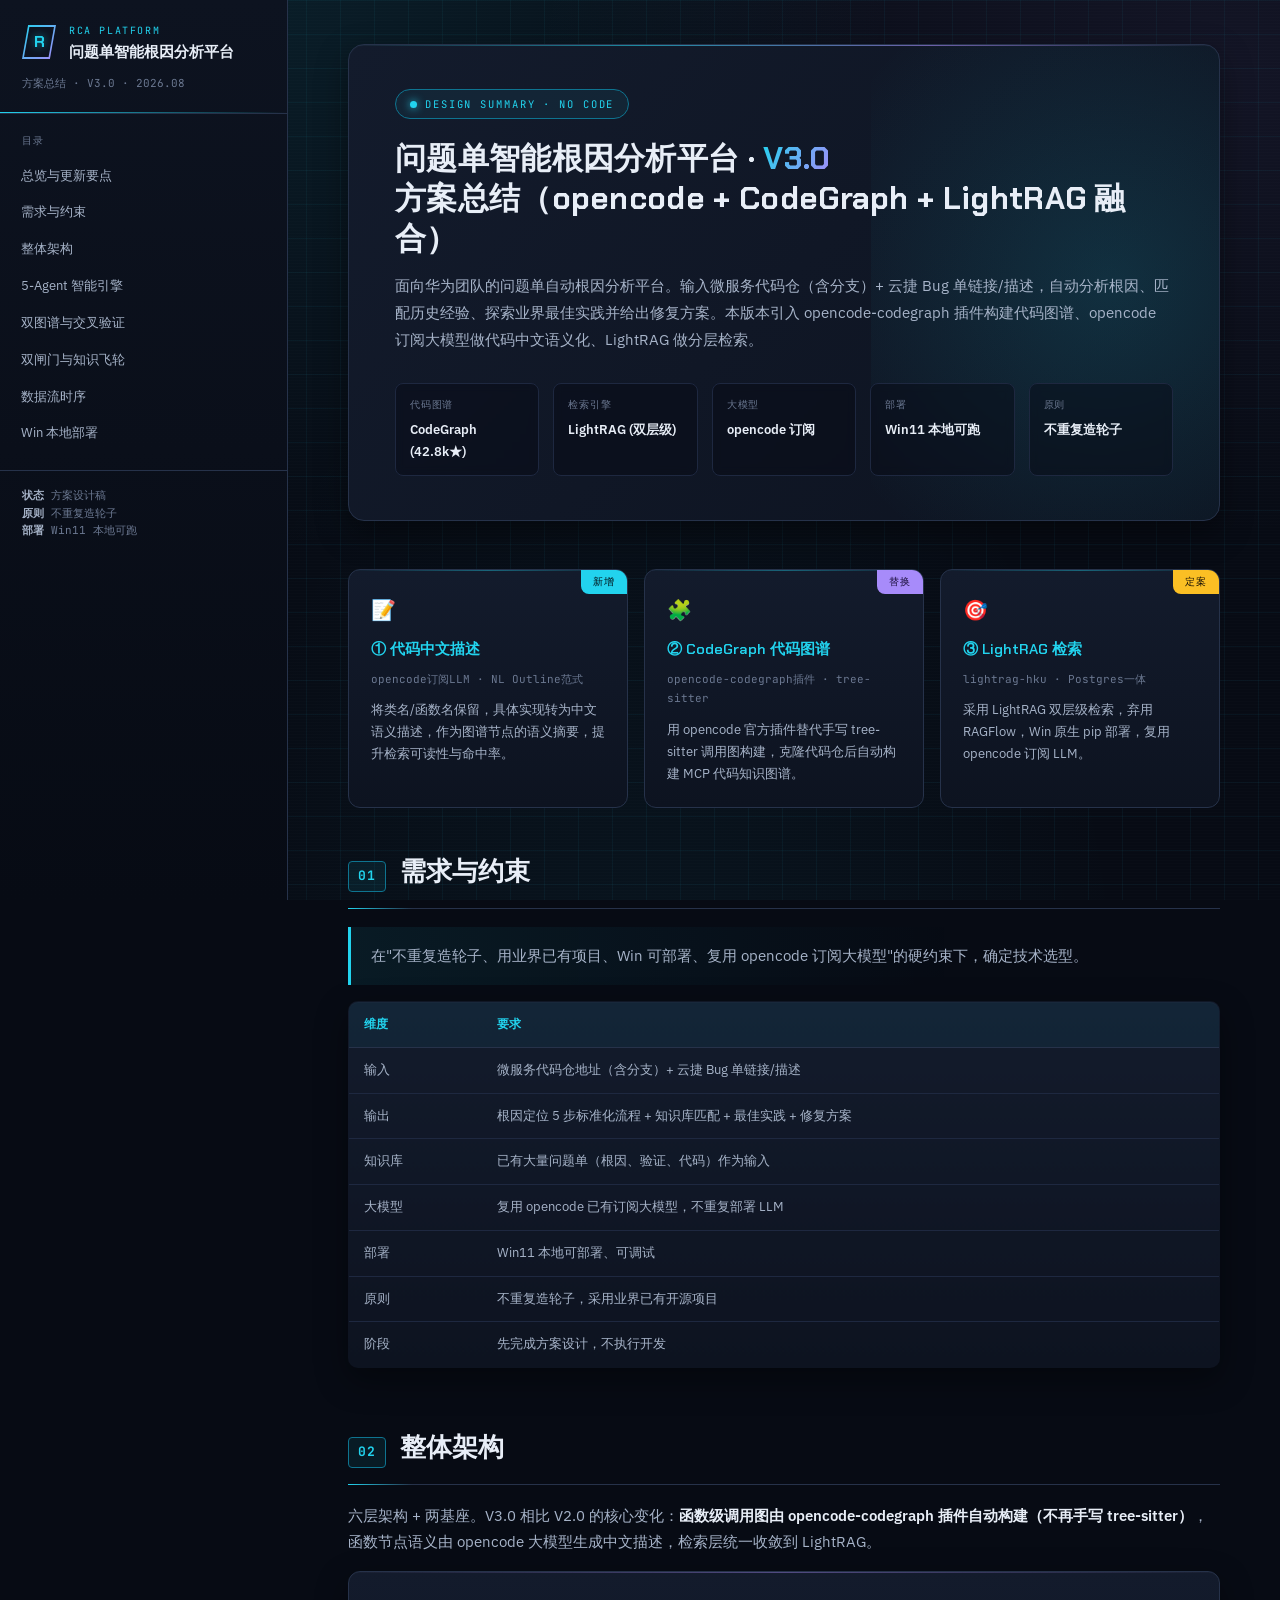
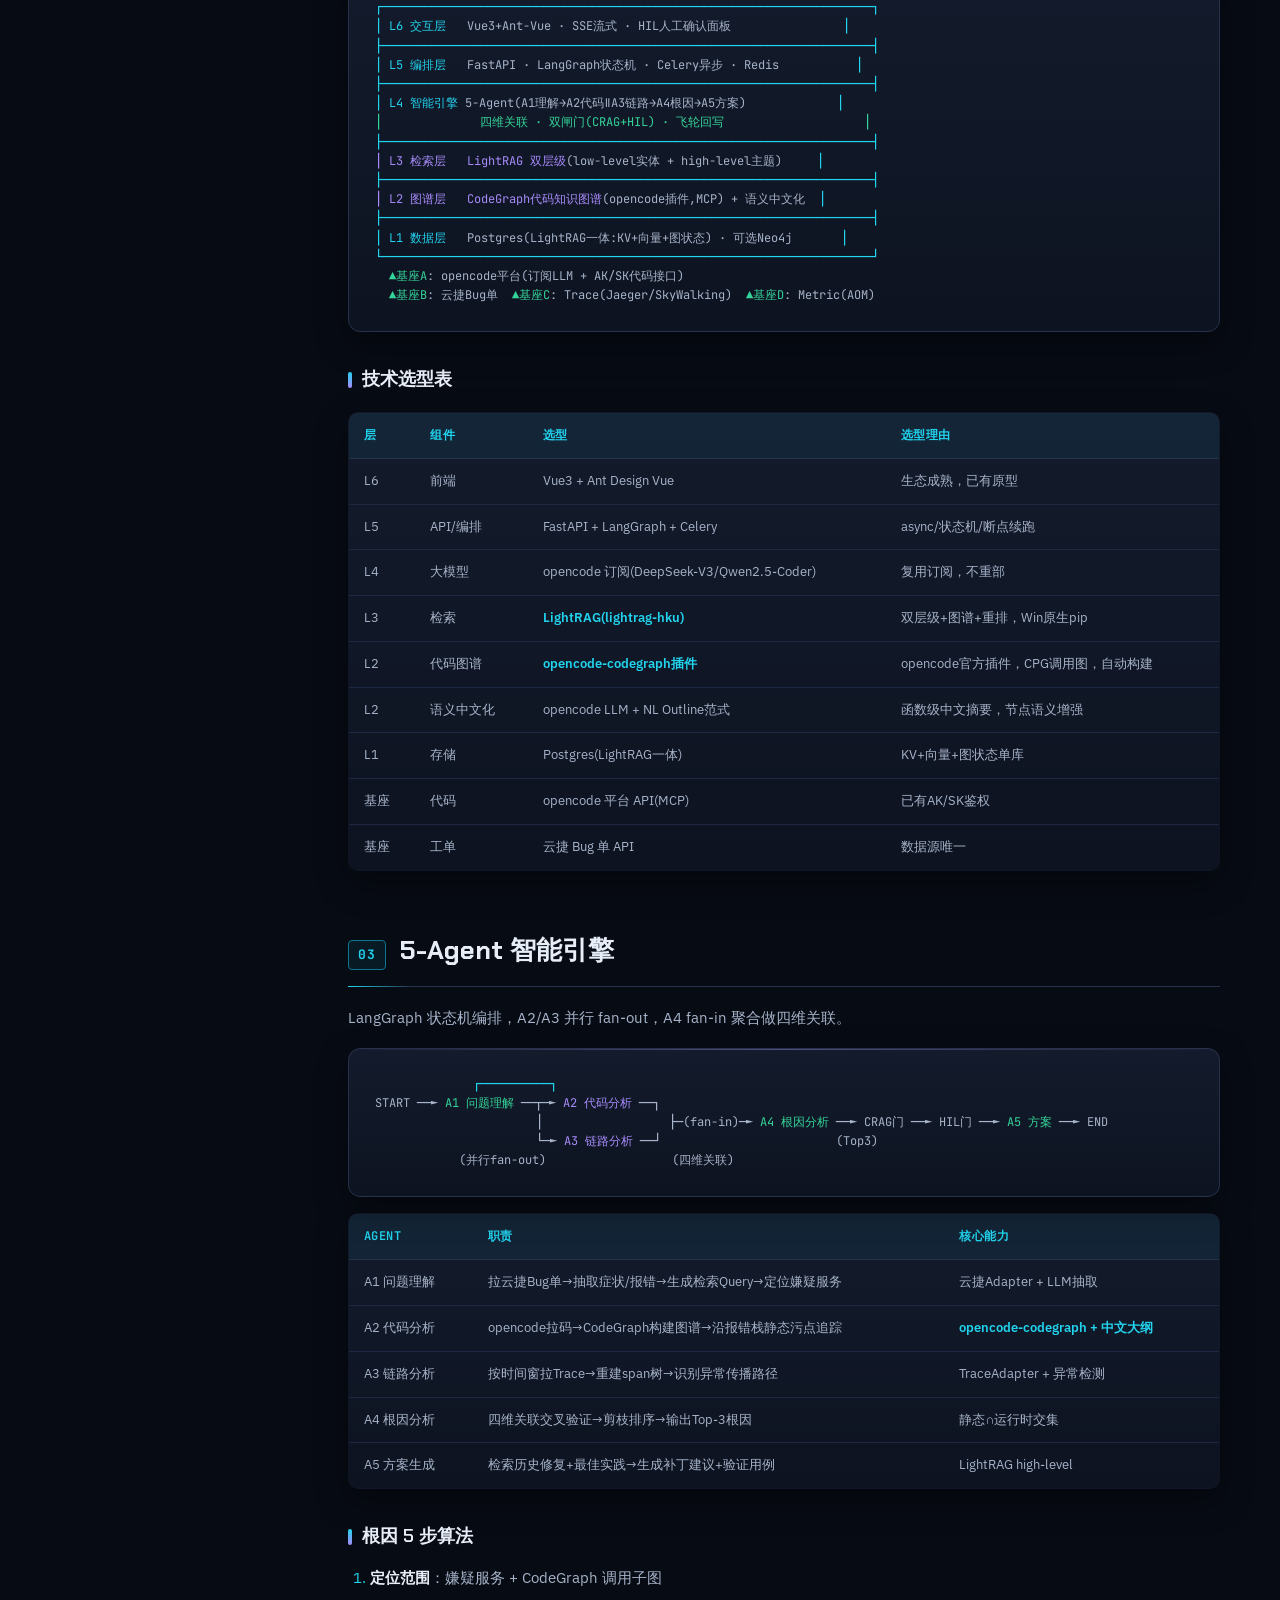
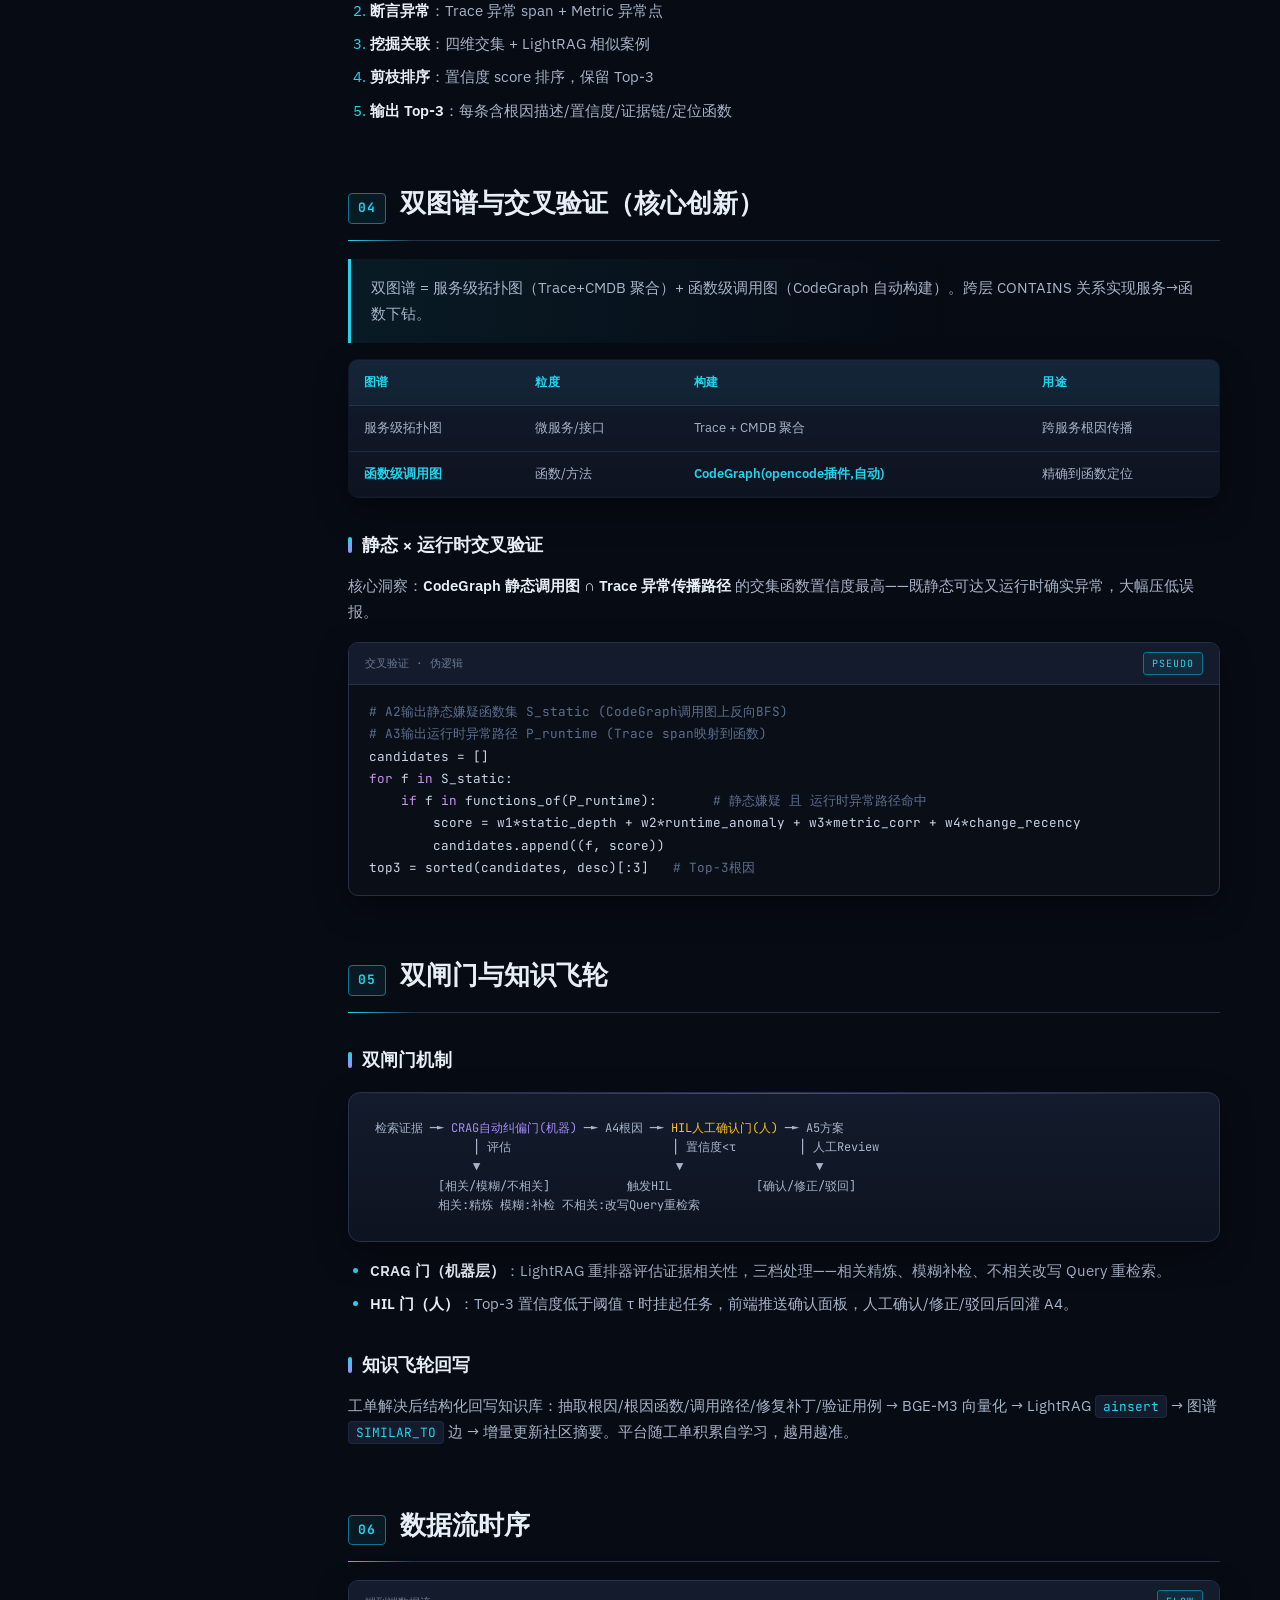
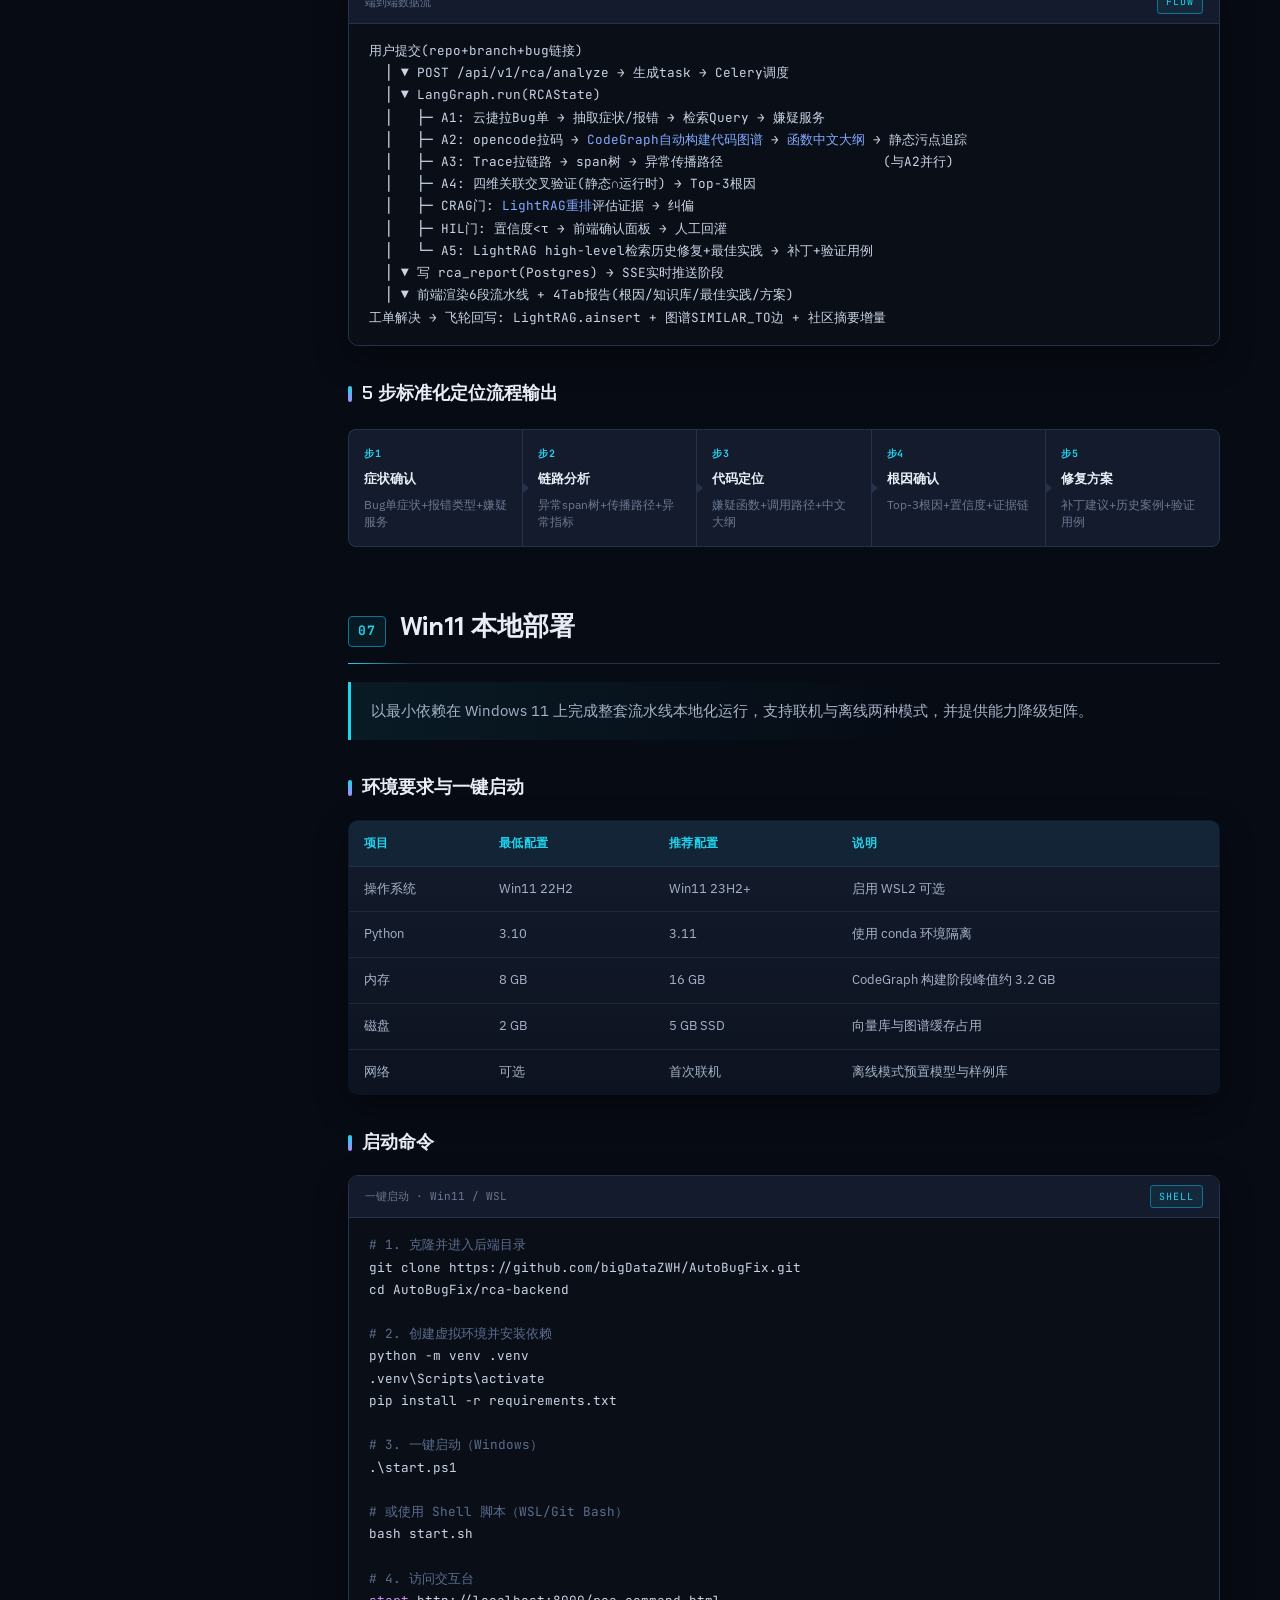
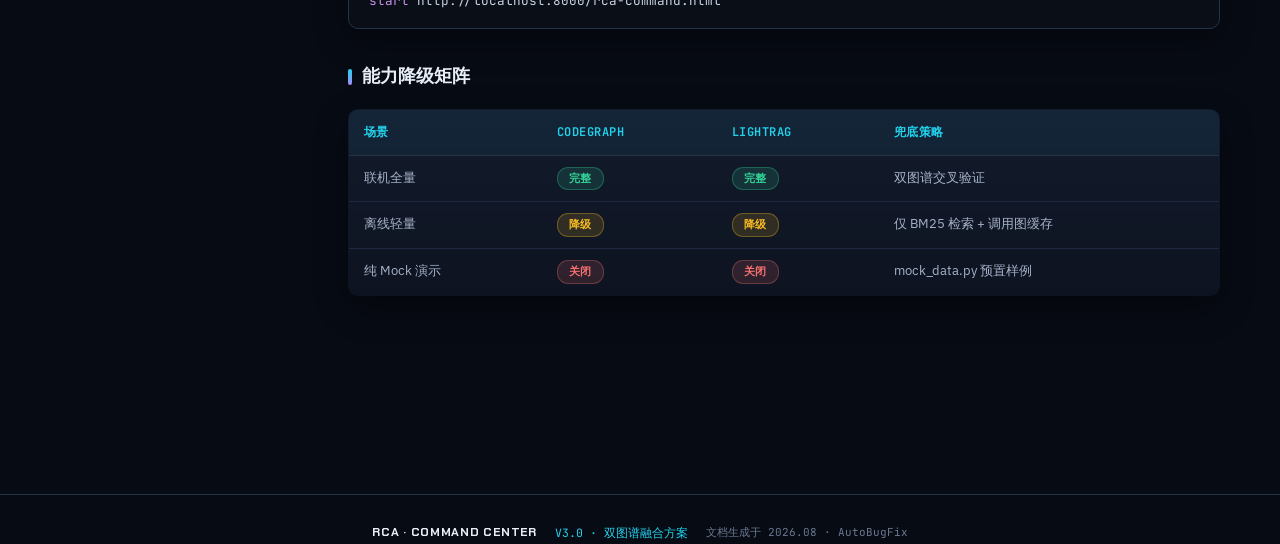
<file: rca-solution-summary.html>
<!DOCTYPE html>
<html lang="zh-CN">
<head>
<meta charset="UTF-8">
<meta name="viewport" content="width=device-width, initial-scale=1.0">
<title>问题单智能根因分析平台 · V3.0 方案总结</title>
<meta name="description" content="面向华为团队的问题单自动根因分析平台方案总结 V3.0：opencode + CodeGraph + LightRAG 融合。">
<link rel="preconnect" href="https://fonts.googleapis.com">
<link rel="preconnect" href="https://fonts.gstatic.com" crossorigin>
<link href="https://fonts.googleapis.com/css2?family=Chakra+Petch:wght@400;500;600;700&family=IBM+Plex+Sans:wght@300;400;500;600;700&family=JetBrains+Mono:wght@400;500;700&display=swap" rel="stylesheet">
<style>
  :root{
    --bg-0:#070b14; --bg-1:#0d1320; --bg-2:#131b2c; --bg-3:#1a2538;
    --border:#26324a; --border-soft:#1e2840;
    --txt-0:#e8eef7; --txt-1:#a6b3c8; --txt-2:#6b7891;
    --cyan:#22d3ee; --cyan-dim:#0e7490;
    --violet:#a78bfa; --violet-dim:#6d28d9;
    --amber:#fbbf24; --amber-dim:#92400e;
    --green:#34d399; --green-dim:#065f46;
    --red:#f87171;
    --grid-line:rgba(34,211,238,.05);
    --glow-cyan:0 0 24px rgba(34,211,238,.25);
    --shadow-card:0 1px 0 rgba(255,255,255,.02) inset, 0 12px 32px rgba(0,0,0,.4);
    --shadow-lift:0 18px 48px rgba(0,0,0,.5);
  }
  *{box-sizing:border-box;margin:0;padding:0}
  html{scroll-behavior:smooth}
  body{
    font-family:'IBM Plex Sans','PingFang SC','Microsoft YaHei',sans-serif;
    background:var(--bg-0);color:var(--txt-0);line-height:1.75;font-size:15px;
    background-image:
      linear-gradient(var(--grid-line) 1px,transparent 1px),
      linear-gradient(90deg,var(--grid-line) 1px,transparent 1px),
      radial-gradient(ellipse at 18% -5%,rgba(34,211,238,.10),transparent 45%),
      radial-gradient(ellipse at 95% 8%,rgba(167,139,250,.08),transparent 40%),
      radial-gradient(ellipse at 50% 120%,rgba(34,211,238,.05),transparent 55%);
    background-size:34px 34px,34px 34px,100% 100%,100% 100%,100% 100%;
    background-attachment:fixed;
    -webkit-font-smoothing:antialiased;text-rendering:optimizeLegibility;
  }
  body::before{
    content:'';position:fixed;inset:0;pointer-events:none;z-index:1;
    background:repeating-linear-gradient(0deg,rgba(255,255,255,.012) 0 1px,transparent 1px 3px);
  }
  .mono{font-family:'JetBrains Mono',monospace}
  .display{font-family:'Chakra Petch',sans-serif;letter-spacing:.02em}

  /* scroll progress */
  .progress{
    position:fixed;top:0;left:0;height:2px;width:0;z-index:100;
    background:linear-gradient(90deg,var(--cyan),var(--violet));
    box-shadow:0 0 10px rgba(34,211,238,.6);transition:width .12s linear;
  }

  .wrap{display:flex;min-height:100vh;position:relative;z-index:2}

  /* ============ SIDEBAR NAV ============ */
  .nav{
    width:288px;flex-shrink:0;position:fixed;top:0;left:0;bottom:0;
    background:linear-gradient(180deg,var(--bg-1),var(--bg-0));
    border-right:1px solid var(--border);overflow-y:auto;padding:0 0 24px;
    scrollbar-width:thin;scrollbar-color:var(--bg-3) transparent;
  }
  .nav::-webkit-scrollbar{width:6px}
  .nav::-webkit-scrollbar-thumb{background:var(--bg-3);border-radius:3px}
  .nav .brand{padding:22px 22px 20px;border-bottom:1px solid var(--border);position:relative;overflow:hidden}
  .nav .brand::after{
    content:'';position:absolute;bottom:0;left:0;right:0;height:1px;
    background:linear-gradient(90deg,var(--cyan),transparent);
  }
  .brand-mark{display:flex;align-items:center;gap:13px;margin-bottom:12px}
  .brand-mark .logo{
    width:34px;height:34px;position:relative;flex-shrink:0;
    background:linear-gradient(135deg,var(--cyan),var(--violet));
    clip-path:polygon(18% 0,100% 0,82% 100%,0 100%);
    display:flex;align-items:center;justify-content:center;
  }
  .brand-mark .logo::after{
    content:'';position:absolute;inset:2px;background:var(--bg-1);
    clip-path:polygon(18% 0,100% 0,82% 100%,0 100%);
  }
  .brand-mark .logo span{
    position:relative;z-index:2;font-family:'Chakra Petch';font-weight:700;
    font-size:16px;color:var(--cyan);text-shadow:0 0 8px rgba(34,211,238,.6);
  }
  .brand-mark .meta .tag{font-family:'JetBrains Mono';font-size:10px;color:var(--cyan);letter-spacing:.16em;text-transform:uppercase}
  .brand-mark .meta .title{font-family:'Chakra Petch';font-size:15px;font-weight:700;line-height:1.35;margin-top:2px}
  .nav .ver{font-size:11px;color:var(--txt-2);font-family:'JetBrains Mono';margin-top:4px}
  .nav .nav-label{font-size:10px;color:var(--txt-2);letter-spacing:.14em;text-transform:uppercase;padding:18px 22px 8px;font-family:'JetBrains Mono'}
  .nav a{
    display:block;padding:9px 22px 9px 19px;color:var(--txt-1);text-decoration:none;font-size:13px;
    border-left:2px solid transparent;transition:all .18s;line-height:1.45;position:relative;
  }
  .nav a:hover{color:var(--txt-0);background:rgba(34,211,238,.04);border-left-color:var(--cyan-dim)}
  .nav a.active{color:var(--cyan);background:rgba(34,211,238,.06);border-left-color:var(--cyan);font-weight:500}
  .nav a.active::before{content:'';position:absolute;left:-2px;top:0;bottom:0;width:2px;background:var(--cyan);box-shadow:0 0 8px var(--cyan)}
  .nav a.sub{padding-left:40px;font-size:12px;color:var(--txt-2)}
  .nav a.sub:hover{border-left-color:var(--violet-dim)}
  .nav a.sub.active{color:var(--violet);border-left-color:var(--violet)}
  .nav .nav-foot{margin-top:18px;padding:16px 22px;border-top:1px solid var(--border);font-size:11px;color:var(--txt-2);font-family:'JetBrains Mono';line-height:1.6}
  .nav .nav-foot b{color:var(--txt-1)}

  /* ============ MAIN ============ */
  .main{margin-left:288px;flex:1;padding:44px 60px 90px;max-width:1120px;min-width:0}
  .sec{margin-bottom:64px;scroll-margin-top:28px}
  .sec-head{display:flex;align-items:baseline;gap:14px;margin-bottom:18px;padding-bottom:16px;border-bottom:1px solid var(--border);position:relative}
  .sec-head::after{content:'';position:absolute;bottom:-1px;left:0;width:64px;height:1px;background:linear-gradient(90deg,var(--cyan),transparent)}
  .sec-head .n{font-family:'JetBrains Mono';font-size:13px;font-weight:700;color:var(--cyan);background:rgba(34,211,238,.08);border:1px solid var(--cyan-dim);padding:3px 9px;border-radius:4px;letter-spacing:.06em}
  .sec-head h2{font-family:'Chakra Petch';font-size:26px;font-weight:700;line-height:1.2}
  .sec h3{font-family:'Chakra Petch';font-size:18px;font-weight:600;margin:32px 0 12px;color:var(--txt-0);display:flex;align-items:center;gap:10px}
  .sec h3::before{content:'';width:4px;height:16px;background:linear-gradient(180deg,var(--cyan),var(--violet));border-radius:2px;flex-shrink:0}
  .sec h4{font-size:15px;font-weight:600;margin:22px 0 10px;color:var(--violet)}
  .sec p{color:var(--txt-1);margin-bottom:14px}
  .sec ul,.sec ol{color:var(--txt-1);margin:0 0 18px 22px}
  .sec li{margin-bottom:7px}
  .sec li::marker{color:var(--cyan)}
  .sec strong{color:var(--txt-0);font-weight:600}
  .sec code{font-family:'JetBrains Mono',monospace;background:var(--bg-2);
    padding:2px 7px;border-radius:4px;font-size:12.8px;color:var(--cyan);border:1px solid var(--border-soft)}
  .lead{font-size:15px;color:var(--txt-1);margin-bottom:22px;padding:16px 20px;
    background:linear-gradient(90deg,rgba(34,211,238,.08),transparent 70%);border-left:3px solid var(--cyan);border-radius:0 8px 8px 0}

  /* ============ HERO ============ */
  .hero{
    background:linear-gradient(135deg,var(--bg-2) 0%,var(--bg-1) 100%);
    border:1px solid var(--border);border-radius:16px;padding:44px 46px;margin-bottom:48px;
    position:relative;overflow:hidden;box-shadow:var(--shadow-card);
  }
  .hero::before{content:"";position:absolute;top:-50%;right:-15%;width:55%;height:200%;
    background:radial-gradient(circle,rgba(34,211,238,.14),transparent 60%)}
  .hero::after{content:"";position:absolute;top:0;left:0;right:0;height:1px;background:linear-gradient(90deg,transparent,var(--cyan),var(--violet),transparent);opacity:.6}
  .hero .tag{display:inline-flex;align-items:center;gap:8px;font-family:'JetBrains Mono';font-size:10.5px;letter-spacing:.18em;color:var(--cyan);
    border:1px solid var(--cyan-dim);background:rgba(34,211,238,.06);border-radius:20px;padding:5px 14px;margin-bottom:20px}
  .hero .tag .pulse{width:7px;height:7px;border-radius:50%;background:var(--cyan);box-shadow:0 0 8px var(--cyan);animation:pulse 2s infinite}
  @keyframes pulse{0%,100%{opacity:1}50%{opacity:.35}}
  .hero h1{font-family:'Chakra Petch';font-size:31px;font-weight:700;line-height:1.28;margin-bottom:14px;position:relative;letter-spacing:.01em}
  .hero h1 .grad{background:linear-gradient(120deg,var(--cyan),var(--violet));-webkit-background-clip:text;background-clip:text;-webkit-text-fill-color:transparent}
  .hero .sub{color:var(--txt-1);font-size:15px;max-width:820px;position:relative;line-height:1.8}
  .hero .meta{display:grid;grid-template-columns:repeat(5,1fr);gap:14px;margin-top:30px;position:relative}
  .hero .meta .it{font-size:12px;padding:12px 14px;background:rgba(7,11,20,.45);border:1px solid var(--border-soft);border-radius:8px;backdrop-filter:blur(4px)}
  .hero .meta .it .k{color:var(--txt-2);display:block;margin-bottom:5px;font-family:'JetBrains Mono';font-size:10px;letter-spacing:.08em;text-transform:uppercase}
  .hero .meta .it .v{color:var(--txt-0);font-weight:600;font-size:12.5px}

  /* ============ UPDATE CARDS ============ */
  .updates{display:grid;grid-template-columns:repeat(3,1fr);gap:16px;margin-bottom:48px}
  .upd{background:linear-gradient(180deg,var(--bg-2),var(--bg-1));border:1px solid var(--border);border-radius:12px;padding:22px;position:relative;overflow:hidden;transition:all .25s}
  .upd::before{content:'';position:absolute;top:0;left:0;right:0;height:1px;background:linear-gradient(90deg,transparent,var(--cyan),transparent);opacity:.4}
  .upd:hover{border-color:var(--cyan-dim);transform:translateY(-3px);box-shadow:var(--shadow-lift)}
  .upd .badge{position:absolute;top:0;right:0;font-family:'JetBrains Mono';font-size:9.5px;letter-spacing:.1em;padding:4px 12px;border-radius:0 0 0 8px}
  .upd .badge.new{background:var(--cyan);color:#021016}
  .upd .badge.swap{background:var(--violet);color:#1a0e3a}
  .upd .badge.fix{background:var(--amber);color:#1a1206}
  .upd .ic{font-size:20px;margin-bottom:10px}
  .upd h4{color:var(--cyan);margin:0 0 8px;font-size:14.5px;font-family:'Chakra Petch';font-weight:600}
  .upd .tool{font-size:11px;color:var(--txt-2);margin-bottom:10px;font-family:'JetBrains Mono'}
  .upd p{font-size:13px;color:var(--txt-1);margin:0;line-height:1.7}

  /* ============ TABLES ============ */
  .tbl{width:100%;border-collapse:collapse;margin:16px 0;font-size:13px;
    background:linear-gradient(180deg,var(--bg-2),var(--bg-1));border-radius:10px;overflow:hidden;border:1px solid var(--border);box-shadow:var(--shadow-card)}
  .tbl th{background:rgba(34,211,238,.05);color:var(--cyan);text-align:left;padding:12px 15px;font-weight:600;border-bottom:1px solid var(--border);font-size:12px;white-space:nowrap;font-family:'JetBrains Mono';letter-spacing:.04em;text-transform:uppercase}
  .tbl td{padding:11px 15px;border-bottom:1px solid var(--border-soft);color:var(--txt-1);vertical-align:top}
  .tbl tr:last-child td{border-bottom:none}
  .tbl tr:hover td{background:rgba(34,211,238,.03)}
  .tbl .yes{color:var(--green);font-weight:600}
  .tbl .no{color:var(--red)}
  .tbl .mid{color:var(--amber)}
  .tbl .hl{color:var(--cyan);font-weight:600}

  /* ============ CODE BLOCKS ============ */
  .code{background:#0a0e17;border:1px solid var(--border);border-radius:10px;margin:16px 0;overflow:hidden;box-shadow:var(--shadow-card)}
  .code .bar{background:var(--bg-2);padding:9px 16px;font-size:11px;color:var(--txt-2);font-family:'JetBrains Mono';border-bottom:1px solid var(--border);display:flex;justify-content:space-between;align-items:center}
  .code .bar .lang{color:var(--cyan);font-size:10px;letter-spacing:.1em;background:rgba(34,211,238,.08);padding:2px 8px;border-radius:3px;border:1px solid var(--cyan-dim)}
  .code pre{padding:16px 20px;overflow-x:auto;font-family:'JetBrains Mono','Consolas',monospace;font-size:12.7px;line-height:1.75;color:#c9d4e5;scrollbar-width:thin}
  .code pre::-webkit-scrollbar{height:6px}
  .code pre::-webkit-scrollbar-thumb{background:var(--bg-3);border-radius:3px}
  .code .c{color:#5b6e8f}
  .code .k{color:#c792ea}
  .code .s{color:#c3e88d}
  .code .f{color:#82aaff}

  /* ============ ARCH DIAGRAMS ============ */
  .arch{background:linear-gradient(180deg,var(--bg-2),var(--bg-1));border:1px solid var(--border);border-radius:12px;padding:26px;margin:16px 0;overflow-x:auto;box-shadow:var(--shadow-card);position:relative}
  .arch::before{content:'';position:absolute;top:0;left:0;right:0;height:1px;background:linear-gradient(90deg,transparent,var(--violet),transparent);opacity:.4}
  .arch .ascii{font-family:'JetBrains Mono',monospace;font-size:12px;line-height:1.6;color:var(--txt-1);white-space:pre}
  .arch .ascii .b{color:var(--cyan)} .arch .ascii .g{color:var(--green)} .arch .ascii .p{color:var(--violet)} .arch .ascii .warn{color:var(--amber)}

  /* ============ STEP FLOW ============ */
  .steps{display:flex;gap:0;margin:20px 0;flex-wrap:wrap}
  .step{flex:1;min-width:135px;background:var(--bg-2);border:1px solid var(--border);padding:15px;position:relative;border-radius:0}
  .step:first-child{border-radius:8px 0 0 8px}
  .step:last-child{border-radius:0 8px 8px 0}
  .step:not(:last-child){border-right:none}
  .step:not(:last-child)::after{content:'';position:absolute;right:-7px;top:50%;transform:translateY(-50%);width:0;height:0;border-left:7px solid var(--border);border-top:6px solid transparent;border-bottom:6px solid transparent;z-index:2}
  .step .num{font-size:10px;color:var(--cyan);font-family:'JetBrains Mono';font-weight:700;letter-spacing:.08em;text-transform:uppercase}
  .step .nm{font-size:13px;font-weight:600;margin:5px 0;color:var(--txt-0);font-family:'Chakra Petch'}
  .step .ds{font-size:11.5px;color:var(--txt-2);line-height:1.55}

  /* ============ NOTES ============ */
  .note{background:linear-gradient(90deg,rgba(167,139,250,.10),transparent 70%);border-left:3px solid var(--violet);padding:15px 19px;border-radius:0 8px 8px 0;margin:16px 0;font-size:13.5px;color:var(--txt-1)}
  .note.warn{background:linear-gradient(90deg,rgba(251,191,36,.10),transparent 70%);border-left-color:var(--amber)}
  .note.ok{background:linear-gradient(90deg,rgba(52,211,153,.10),transparent 70%);border-left-color:var(--green)}
  .note .t{color:var(--txt-0);font-weight:600;display:block;margin-bottom:5px;font-family:'Chakra Petch'}
  .note strong{color:var(--txt-0);font-family:'Chakra Petch';font-weight:600}

  /* ============ KPI ============ */
  .kpi{display:grid;grid-template-columns:repeat(4,1fr);gap:14px;margin:20px 0}
  .kpi .k{background:linear-gradient(180deg,var(--bg-2),var(--bg-1));border:1px solid var(--border);border-radius:10px;padding:18px;text-align:center;position:relative;overflow:hidden;box-shadow:var(--shadow-card)}
  .kpi .k::before{content:'';position:absolute;top:0;left:0;right:0;height:1px;background:linear-gradient(90deg,transparent,var(--cyan),transparent);opacity:.5}
  .kpi .k .v{font-size:26px;font-weight:700;color:var(--cyan);font-family:'Chakra Petch';text-shadow:0 0 16px rgba(34,211,238,.3)}
  .kpi .k .l{font-size:10.5px;color:var(--txt-2);margin-top:6px;font-family:'JetBrains Mono';letter-spacing:.06em;text-transform:uppercase}

  /* ============ INNOVATION CARDS ============ */
  .innov{display:grid;grid-template-columns:1fr 1fr;gap:14px;margin:16px 0}
  .innov .it{background:linear-gradient(180deg,var(--bg-2),var(--bg-1));border:1px solid var(--border);border-radius:10px;padding:18px 20px;position:relative;overflow:hidden;transition:all .25s}
  .innov .it::before{content:'';position:absolute;top:0;left:0;bottom:0;width:3px;background:linear-gradient(180deg,var(--cyan),var(--violet));opacity:.6}
  .innov .it:hover{border-color:var(--cyan-dim);transform:translateY(-2px)}
  .innov .it .ic{font-size:20px;margin-bottom:8px}
  .innov .it h4{color:var(--cyan);margin:0 0 9px;font-size:14px;font-family:'Chakra Petch';font-weight:600}
  .innov .it p{font-size:12.5px;color:var(--txt-1);margin:0;line-height:1.7}

  /* ============ REFS / FOOTER ============ */
  .refs{font-size:12px;color:var(--txt-2);border-top:1px solid var(--border);padding-top:18px;margin-top:36px;line-height:2;list-style:none;padding-left:0}
  .refs li{padding-left:18px;position:relative}
  .refs li::before{content:'▸';position:absolute;left:0;color:var(--cyan-dim)}
  .refs a{color:var(--cyan);text-decoration:none;border-bottom:1px dashed var(--cyan-dim)}
  .refs a:hover{text-decoration:none;border-bottom-style:solid}
  .foot{text-align:center;color:var(--txt-2);font-size:12px;margin-top:44px;padding-top:26px;border-top:1px solid var(--border);line-height:1.9}
  .foot .brand-line{font-family:'Chakra Petch';color:var(--txt-1);font-weight:600}
  .foot-inner{display:flex;align-items:center;justify-content:center;gap:18px;flex-wrap:wrap}
  .brand-foot{font-family:'Chakra Petch';color:var(--txt-0);font-weight:700;letter-spacing:.06em}
  .foot .ver{color:var(--cyan);font-family:'JetBrains Mono';font-size:11.5px}
  .foot .ts{color:var(--txt-2);font-family:'JetBrains Mono';font-size:11px}

  /* ============ PILLS ============ */
  .pill{display:inline-block;padding:2px 11px;border-radius:11px;font-size:10.5px;font-family:'JetBrains Mono';font-weight:600;letter-spacing:.04em;line-height:1.7}
  .pill.g{background:rgba(52,211,153,.14);color:var(--green);border:1px solid rgba(52,211,153,.3)}
  .pill.a{background:rgba(251,191,36,.14);color:var(--amber);border:1px solid rgba(251,191,36,.3)}
  .pill.r{background:rgba(248,113,113,.14);color:var(--red);border:1px solid rgba(248,113,113,.3)}
  .pill.c{background:rgba(34,211,238,.14);color:var(--cyan);border:1px solid rgba(34,211,238,.3)}

  /* ============ INNOVATION NUM BADGE ============ */
  .innov .it .ic{font-family:'JetBrains Mono';font-weight:700;color:var(--cyan);font-size:13px;letter-spacing:.1em;background:rgba(34,211,238,.08);display:inline-block;padding:3px 9px;border-radius:6px;border:1px solid rgba(34,211,238,.2)}

  /* ============ REVEAL ============ */
  .reveal{opacity:0;transform:translateY(18px);transition:opacity .6s ease,transform .6s ease}
  .reveal.in{opacity:1;transform:none}
  @media (prefers-reduced-motion:reduce){
    .reveal{opacity:1!important;transform:none!important;transition:none!important}
    .hero .tag .pulse{animation:none}
    html{scroll-behavior:auto}
    *{transition:none!important}
  }

  /* ============ RESPONSIVE ============ */
  @media(max-width:1100px){
    .hero .meta{grid-template-columns:repeat(3,1fr)}
    .updates{grid-template-columns:1fr}
  }
  @media(max-width:980px){
    .nav{position:relative;width:100%;height:auto;border-right:none;border-bottom:1px solid var(--border);padding-bottom:8px}
    .nav .nav-foot{display:none}
    .main{margin-left:0;padding:32px 22px 60px}
    .innov,.kpi{grid-template-columns:1fr 1fr}
    .hero{padding:32px 26px}
    .hero h1{font-size:25px}
    .step{border-radius:8px!important;border:1px solid var(--border)!important;margin-bottom:8px;flex:1 1 100%}
    .step:not(:last-child)::after{display:none}
  }
  @media(max-width:560px){
    .hero .meta,.innov,.kpi{grid-template-columns:1fr}
    .sec-head h2{font-size:22px}
    .hero h1{font-size:22px}
  }

  /* ============ PRINT ============ */
  @media print{
    body{background:#fff;color:#111}
    body::before{display:none}
    .nav,.progress{display:none}
    .main{margin:0;padding:0;max-width:100%}
    .hero,.upd,.tbl,.code,.arch,.kpi .k,.innov .it,.step,.note,.pill{background:#f7f7f7!important;color:#111!important;border:1px solid #ccc!important;box-shadow:none!important}
    .hero h1,.sec-head h2,.sec h3,.sec h4,.upd h4,.innov h4,.step .nm,.note .t,.note strong,.foot .brand-line,.brand-foot{color:#111!important}
    .hero h1 .grad,.sec-head .n,.tbl th,.code .bar .lang,.code .k,.code .s,.code .f,.tbl .yes,.tbl .hl,.kpi .k .v,.innov .it h4,.foot .ver,.pill,.innov .it .ic{color:#0b6e7d!important;-webkit-text-fill-color:#0b6e7d!important}
    .sec p,.sec li,.hero .sub,.upd p,.tbl td,.step .ds,.code pre,.innov .it p,.note,.refs li,.foot .ts{color:#333!important}
    .hero::before,.hero::after,.upd::before,.innov .it::before,.kpi .k::before,.arch::before{display:none!important}
    .reveal{opacity:1!important;transform:none!important}
    a{color:#0b6e7d!important}
  }
</style>
</head>
<body>
<div class="progress" id="progress"></div>
<div class="wrap">

  <nav class="nav" aria-label="文档目录">
    <div class="brand">
      <div class="brand-mark">
        <div class="logo"><span>R</span></div>
        <div class="meta">
          <div class="tag">RCA PLATFORM</div>
          <div class="title">问题单智能根因分析平台</div>
        </div>
      </div>
      <div class="ver">方案总结 · V3.0 · 2026.08</div>
    </div>
    <div class="nav-label">目录</div>
    <a href="#overview">总览与更新要点</a>
    <a href="#req">需求与约束</a>
    <a href="#arch">整体架构</a>
    <a href="#engine">5-Agent 智能引擎</a>
    <a href="#dualgraph">双图谱与交叉验证</a>
    <a href="#gate">双闸门与知识飞轮</a>
    <a href="#dataflow">数据流时序</a>
    <a href="#deploy">Win 本地部署</a>
    <div class="nav-foot">
      <b>状态</b> 方案设计稿<br>
      <b>原则</b> 不重复造轮子<br>
      <b>部署</b> Win11 本地可跑
    </div>
  </nav>

  <main class="main">

    <!-- HERO -->
    <div class="hero reveal" id="overview">
      <span class="tag"><span class="pulse"></span>DESIGN SUMMARY · NO CODE</span>
      <h1>问题单智能根因分析平台 · <span class="grad">V3.0</span><br>方案总结（opencode + CodeGraph + LightRAG 融合）</h1>
      <p class="sub">面向华为团队的问题单自动根因分析平台。输入微服务代码仓（含分支）+ 云捷 Bug 单链接/描述，自动分析根因、匹配历史经验、探索业界最佳实践并给出修复方案。本版本引入 opencode-codegraph 插件构建代码图谱、opencode 订阅大模型做代码中文语义化、LightRAG 做分层检索。</p>
      <div class="meta">
        <div class="it"><span class="k">代码图谱</span><span class="v">CodeGraph (42.8k★)</span></div>
        <div class="it"><span class="k">检索引擎</span><span class="v">LightRAG (双层级)</span></div>
        <div class="it"><span class="k">大模型</span><span class="v">opencode 订阅</span></div>
        <div class="it"><span class="k">部署</span><span class="v">Win11 本地可跑</span></div>
        <div class="it"><span class="k">原则</span><span class="v">不重复造轮子</span></div>
      </div>
    </div>

    <!-- 更新要点 -->
    <div class="updates reveal">
      <div class="upd"><span class="badge new">新增</span>
        <div class="ic">📝</div>
        <h4>① 代码中文描述</h4>
        <div class="tool">opencode订阅LLM · NL Outline范式</div>
        <p>将类名/函数名保留，具体实现转为中文语义描述，作为图谱节点的语义摘要，提升检索可读性与命中率。</p>
      </div>
      <div class="upd"><span class="badge swap">替换</span>
        <div class="ic">🧩</div>
        <h4>② CodeGraph 代码图谱</h4>
        <div class="tool">opencode-codegraph插件 · tree-sitter</div>
        <p>用 opencode 官方插件替代手写 tree-sitter 调用图构建，克隆代码仓后自动构建 MCP 代码知识图谱。</p>
      </div>
      <div class="upd"><span class="badge fix">定案</span>
        <div class="ic">🎯</div>
        <h4>③ LightRAG 检索</h4>
        <div class="tool">lightrag-hku · Postgres一体</div>
        <p>采用 LightRAG 双层级检索，弃用 RAGFlow，Win 原生 pip 部署，复用 opencode 订阅 LLM。</p>
      </div>
    </div>

    <!-- 1 需求与约束 -->
    <div class="sec reveal" id="req">
      <div class="sec-head"><span class="n">01</span><h2>需求与约束</h2></div>
      <p class="lead">在"不重复造轮子、用业界已有项目、Win 可部署、复用 opencode 订阅大模型"的硬约束下，确定技术选型。</p>
      <table class="tbl">
        <tr><th>维度</th><th>要求</th></tr>
        <tr><td>输入</td><td>微服务代码仓地址（含分支）+ 云捷 Bug 单链接/描述</td></tr>
        <tr><td>输出</td><td>根因定位 5 步标准化流程 + 知识库匹配 + 最佳实践 + 修复方案</td></tr>
        <tr><td>知识库</td><td>已有大量问题单（根因、验证、代码）作为输入</td></tr>
        <tr><td>大模型</td><td>复用 opencode 已有订阅大模型，不重复部署 LLM</td></tr>
        <tr><td>部署</td><td>Win11 本地可部署、可调试</td></tr>
        <tr><td>原则</td><td>不重复造轮子，采用业界已有开源项目</td></tr>
        <tr><td>阶段</td><td>先完成方案设计，不执行开发</td></tr>
      </table>
    </div>

    <!-- 2 整体架构 -->
    <div class="sec reveal" id="arch">
      <div class="sec-head"><span class="n">02</span><h2>整体架构</h2></div>
      <p>六层架构 + 两基座。V3.0 相比 V2.0 的核心变化：<strong>函数级调用图由 opencode-codegraph 插件自动构建（不再手写 tree-sitter）</strong>，函数节点语义由 opencode 大模型生成中文描述，检索层统一收敛到 LightRAG。</p>
      <div class="arch">
<div class="ascii"><span class="b">┌──────────────────────────────────────────────────────────────────────┐</span>
<span class="b">│ L6 交互层</span>   Vue3+Ant-Vue · SSE流式 · HIL人工确认面板                <span class="b">│</span>
<span class="b">├──────────────────────────────────────────────────────────────────────┤</span>
<span class="b">│ L5 编排层</span>   FastAPI · LangGraph状态机 · Celery异步 · Redis           <span class="b">│</span>
<span class="b">├──────────────────────────────────────────────────────────────────────┤</span>
<span class="b">│ L4 智能引擎</span> 5-Agent(A1理解→A2代码∥A3链路→A4根因→A5方案)             <span class="b">│</span>
<span class="g">│              四维关联 · 双闸门(CRAG+HIL) · 飞轮回写                    │</span>
<span class="b">├──────────────────────────────────────────────────────────────────────┤</span>
<span class="p">│ L3 检索层</span>   <span class="p">LightRAG 双层级</span>(low-level实体 + high-level主题)     <span class="b">│</span>
<span class="b">├──────────────────────────────────────────────────────────────────────┤</span>
<span class="p">│ L2 图谱层</span>   <span class="p">CodeGraph代码知识图谱</span>(opencode插件,MCP) + 语义中文化  <span class="b">│</span>
<span class="b">├──────────────────────────────────────────────────────────────────────┤</span>
<span class="b">│ L1 数据层</span>   Postgres(LightRAG一体:KV+向量+图状态) · 可选Neo4j       <span class="b">│</span>
<span class="b">└──────────────────────────────────────────────────────────────────────┘</span>
  <span class="g">▲基座A</span>: opencode平台(订阅LLM + AK/SK代码接口)
  <span class="g">▲基座B</span>: 云捷Bug单  <span class="g">▲基座C</span>: Trace(Jaeger/SkyWalking)  <span class="g">▲基座D</span>: Metric(AOM)</div>
      </div>
      <h3>技术选型表</h3>
      <table class="tbl">
        <tr><th>层</th><th>组件</th><th>选型</th><th>选型理由</th></tr>
        <tr><td>L6</td><td>前端</td><td>Vue3 + Ant Design Vue</td><td>生态成熟，已有原型</td></tr>
        <tr><td>L5</td><td>API/编排</td><td>FastAPI + LangGraph + Celery</td><td>async/状态机/断点续跑</td></tr>
        <tr><td>L4</td><td>大模型</td><td>opencode 订阅(DeepSeek-V3/Qwen2.5-Coder)</td><td>复用订阅，不重部</td></tr>
        <tr><td>L3</td><td>检索</td><td class="hl">LightRAG(lightrag-hku)</td><td>双层级+图谱+重排，Win原生pip</td></tr>
        <tr><td>L2</td><td>代码图谱</td><td class="hl">opencode-codegraph插件</td><td>opencode官方插件，CPG调用图，自动构建</td></tr>
        <tr><td>L2</td><td>语义中文化</td><td>opencode LLM + NL Outline范式</td><td>函数级中文摘要，节点语义增强</td></tr>
        <tr><td>L1</td><td>存储</td><td>Postgres(LightRAG一体)</td><td>KV+向量+图状态单库</td></tr>
        <tr><td>基座</td><td>代码</td><td>opencode 平台 API(MCP)</td><td>已有AK/SK鉴权</td></tr>
        <tr><td>基座</td><td>工单</td><td>云捷 Bug 单 API</td><td>数据源唯一</td></tr>
      </table>
    </div>

    <!-- 5-Agent -->
    <div class="sec reveal" id="engine">
      <div class="sec-head"><span class="n">03</span><h2>5-Agent 智能引擎</h2></div>
      <p>LangGraph 状态机编排，A2/A3 并行 fan-out，A4 fan-in 聚合做四维关联。</p>
      <div class="arch">
<div class="ascii">              <span class="b">┌──────────┐</span>
START ──► <span class="g">A1 问题理解</span> ──┬─► <span class="p">A2 代码分析</span> ──┐
                       │                  ├─(fan-in)─► <span class="g">A4 根因分析</span> ──► CRAG门 ──► HIL门 ──► <span class="g">A5 方案</span> ──► END
                       └─► <span class="p">A3 链路分析</span> ──┘                         (Top3)
            (并行fan-out)                  (四维关联)</div>
      </div>
      <table class="tbl">
        <tr><th>Agent</th><th>职责</th><th>核心能力</th></tr>
        <tr><td>A1 问题理解</td><td>拉云捷Bug单→抽取症状/报错→生成检索Query→定位嫌疑服务</td><td>云捷Adapter + LLM抽取</td></tr>
        <tr><td>A2 代码分析</td><td>opencode拉码→CodeGraph构建图谱→沿报错栈静态污点追踪</td><td class="hl">opencode-codegraph + 中文大纲</td></tr>
        <tr><td>A3 链路分析</td><td>按时间窗拉Trace→重建span树→识别异常传播路径</td><td>TraceAdapter + 异常检测</td></tr>
        <tr><td>A4 根因分析</td><td>四维关联交叉验证→剪枝排序→输出Top-3根因</td><td>静态∩运行时交集</td></tr>
        <tr><td>A5 方案生成</td><td>检索历史修复+最佳实践→生成补丁建议+验证用例</td><td>LightRAG high-level</td></tr>
      </table>

      <h3>根因 5 步算法</h3>
      <ol>
        <li><strong>定位范围</strong>：嫌疑服务 + CodeGraph 调用子图</li>
        <li><strong>断言异常</strong>：Trace 异常 span + Metric 异常点</li>
        <li><strong>挖掘关联</strong>：四维交集 + LightRAG 相似案例</li>
        <li><strong>剪枝排序</strong>：置信度 score 排序，保留 Top-3</li>
        <li><strong>输出 Top-3</strong>：每条含根因描述/置信度/证据链/定位函数</li>
      </ol>
    </div>

    <!-- 双图谱与交叉验证 -->
    <div class="sec reveal" id="dualgraph">
      <div class="sec-head"><span class="n">04</span><h2>双图谱与交叉验证（核心创新）</h2></div>
      <p class="lead">双图谱 = 服务级拓扑图（Trace+CMDB 聚合）+ 函数级调用图（CodeGraph 自动构建）。跨层 CONTAINS 关系实现服务→函数下钻。</p>
      <table class="tbl">
        <tr><th>图谱</th><th>粒度</th><th>构建</th><th>用途</th></tr>
        <tr><td>服务级拓扑图</td><td>微服务/接口</td><td>Trace + CMDB 聚合</td><td>跨服务根因传播</td></tr>
        <tr><td class="hl">函数级调用图</td><td>函数/方法</td><td class="hl">CodeGraph(opencode插件,自动)</td><td>精确到函数定位</td></tr>
      </table>

      <h3>静态 × 运行时交叉验证</h3>
      <p>核心洞察：<strong>CodeGraph 静态调用图 ∩ Trace 异常传播路径</strong> 的交集函数置信度最高——既静态可达又运行时确实异常，大幅压低误报。</p>
      <div class="code">
        <div class="bar"><span>交叉验证 · 伪逻辑</span><span class="lang">PSEUDO</span></div>
<pre><span class="c"># A2输出静态嫌疑函数集 S_static (CodeGraph调用图上反向BFS)</span>
<span class="c"># A3输出运行时异常路径 P_runtime (Trace span映射到函数)</span>
candidates = []
<span class="k">for</span> f <span class="k">in</span> S_static:
    <span class="k">if</span> f <span class="k">in</span> functions_of(P_runtime):       <span class="c"># 静态嫌疑 且 运行时异常路径命中</span>
        score = w1*static_depth + w2*runtime_anomaly + w3*metric_corr + w4*change_recency
        candidates.append((f, score))
top3 = sorted(candidates, desc)[:3]   <span class="c"># Top-3根因</span></pre>
      </div>
    </div>

    <!-- 双闸门飞轮 -->
    <div class="sec reveal" id="gate">
      <div class="sec-head"><span class="n">05</span><h2>双闸门与知识飞轮</h2></div>
      <h3>双闸门机制</h3>
      <div class="arch">
<div class="ascii">检索证据 ─► <span class="p">CRAG自动纠偏门(机器)</span> ─► A4根因 ─► <span class="warn">HIL人工确认门(人)</span> ─► A5方案
              │ 评估                       │ 置信度&lt;τ         │ 人工Review
              ▼                            ▼                   ▼
         [相关/模糊/不相关]           触发HIL            [确认/修正/驳回]
         相关:精炼 模糊:补检 不相关:改写Query重检索</div>
      </div>
      <ul>
        <li><strong>CRAG 门（机器层）</strong>：LightRAG 重排器评估证据相关性，三档处理——相关精炼、模糊补检、不相关改写 Query 重检索。</li>
        <li><strong>HIL 门（人）</strong>：Top-3 置信度低于阈值 τ 时挂起任务，前端推送确认面板，人工确认/修正/驳回后回灌 A4。</li>
      </ul>

      <h3>知识飞轮回写</h3>
      <p>工单解决后结构化回写知识库：抽取根因/根因函数/调用路径/修复补丁/验证用例 → BGE-M3 向量化 → LightRAG <code>ainsert</code> → 图谱 <code>SIMILAR_TO</code> 边 → 增量更新社区摘要。平台随工单积累自学习，越用越准。</p>
    </div>

    <!-- 数据流 -->
    <div class="sec reveal" id="dataflow">
      <div class="sec-head"><span class="n">06</span><h2>数据流时序</h2></div>
      <div class="code">
        <div class="bar"><span>端到端数据流</span><span class="lang">FLOW</span></div>
<pre>用户提交(repo+branch+bug链接)
  │ ▼ POST /api/v1/rca/analyze → 生成task → Celery调度
  │ ▼ LangGraph.run(RCAState)
  │   ├─ A1: 云捷拉Bug单 → 抽取症状/报错 → 检索Query → 嫌疑服务
  │   ├─ A2: opencode拉码 → <span class="f">CodeGraph自动构建代码图谱</span> → <span class="f">函数中文大纲</span> → 静态污点追踪
  │   ├─ A3: Trace拉链路 → span树 → 异常传播路径                    (与A2并行)
  │   ├─ A4: 四维关联交叉验证(静态∩运行时) → Top-3根因
  │   ├─ CRAG门: <span class="f">LightRAG重排</span>评估证据 → 纠偏
  │   ├─ HIL门: 置信度&lt;τ → 前端确认面板 → 人工回灌
  │   └─ A5: LightRAG high-level检索历史修复+最佳实践 → 补丁+验证用例
  │ ▼ 写 rca_report(Postgres) → SSE实时推送阶段
  │ ▼ 前端渲染6段流水线 + 4Tab报告(根因/知识库/最佳实践/方案)
工单解决 → 飞轮回写: LightRAG.ainsert + 图谱SIMILAR_TO边 + 社区摘要增量</pre>
      </div>

      <h3>5 步标准化定位流程输出</h3>
      <div class="steps">
        <div class="step"><div class="num">步1</div><div class="nm">症状确认</div><div class="ds">Bug单症状+报错类型+嫌疑服务</div></div>
        <div class="step"><div class="num">步2</div><div class="nm">链路分析</div><div class="ds">异常span树+传播路径+异常指标</div></div>
        <div class="step"><div class="num">步3</div><div class="nm">代码定位</div><div class="ds">嫌疑函数+调用路径+中文大纲</div></div>
        <div class="step"><div class="num">步4</div><div class="nm">根因确认</div><div class="ds">Top-3根因+置信度+证据链</div></div>
        <div class="step"><div class="num">步5</div><div class="nm">修复方案</div><div class="ds">补丁建议+历史案例+验证用例</div></div>
      </div>
    </div>

    <!-- Win部署 -->
    <div class="sec reveal" id="deploy">
      <div class="sec-head"><span class="n">07</span><h2>Win11 本地部署</h2></div>
      <p class="lead">以最小依赖在 Windows 11 上完成整套流水线本地化运行，支持联机与离线两种模式，并提供能力降级矩阵。</p>

      <h3>环境要求与一键启动</h3>
      <table class="tbl">
          <thead><tr><th>项目</th><th>最低配置</th><th>推荐配置</th><th>说明</th></tr></thead>
          <tbody>
            <tr><td>操作系统</td><td>Win11 22H2</td><td>Win11 23H2+</td><td>启用 WSL2 可选</td></tr>
            <tr><td>Python</td><td>3.10</td><td>3.11</td><td>使用 conda 环境隔离</td></tr>
            <tr><td>内存</td><td>8 GB</td><td>16 GB</td><td>CodeGraph 构建阶段峰值约 3.2 GB</td></tr>
            <tr><td>磁盘</td><td>2 GB</td><td>5 GB SSD</td><td>向量库与图谱缓存占用</td></tr>
            <tr><td>网络</td><td>可选</td><td>首次联机</td><td>离线模式预置模型与样例库</td></tr>
          </tbody>
        </table>

      <h3>启动命令</h3>
      <div class="code">
        <div class="bar"><span>一键启动 · Win11 / WSL</span><span class="lang">SHELL</span></div>
        <pre><span class="c"># 1. 克隆并进入后端目录</span>
git clone https://github.com/bigDataZWH/AutoBugFix.git
cd AutoBugFix/rca-backend

<span class="c"># 2. 创建虚拟环境并安装依赖</span>
python -m venv .venv
.venv\Scripts\activate
pip install -r requirements.txt

<span class="c"># 3. 一键启动（Windows）</span>
.\start.ps1

<span class="c"># 或使用 Shell 脚本（WSL/Git Bash）</span>
bash start.sh

<span class="c"># 4. 访问交互台</span>
<span class="k">start</span> http://localhost:8000/rca-command.html</pre>
      </div>

      <h3>能力降级矩阵</h3>
      <table class="tbl">
          <thead><tr><th>场景</th><th>CodeGraph</th><th>LightRAG</th><th>兜底策略</th></tr></thead>
          <tbody>
            <tr><td>联机全量</td><td><span class="pill g">完整</span></td><td><span class="pill g">完整</span></td><td>双图谱交叉验证</td></tr>
            <tr><td>离线轻量</td><td><span class="pill a">降级</span></td><td><span class="pill a">降级</span></td><td>仅 BM25 检索 + 调用图缓存</td></tr>
            <tr><td>纯 Mock 演示</td><td><span class="pill r">关闭</span></td><td><span class="pill r">关闭</span></td><td>mock_data.py 预置样例</td></tr>
          </tbody>
        </table>
    </div>

  </main>
</div>

<footer class="foot">
  <div class="foot-inner">
    <span class="brand-foot">RCA · COMMAND CENTER</span>
    <span class="ver">V3.0 · 双图谱融合方案</span>
    <span class="ts">文档生成于 2026.08 · AutoBugFix</span>
  </div>
</footer>

<script>
(function () {
  'use strict';
  var reduced = window.matchMedia('(prefers-reduced-motion: reduce)').matches;

  // 滚动进度条
  var progress = document.getElementById('progress');
  var nav = document.getElementById('nav');
  function onScroll() {
    var st = window.scrollY || document.documentElement.scrollTop;
    var sh = document.documentElement.scrollHeight - window.innerHeight;
    var p = sh > 0 ? Math.min(1, st / sh) : 0;
    if (progress) progress.style.transform = 'scaleX(' + p + ')';
    if (nav) nav.classList.toggle('shadow', st > 8);
  }
  window.addEventListener('scroll', onScroll, { passive: true });
  onScroll();

  // 滚动揭示动画
  if (!reduced && 'IntersectionObserver' in window) {
    var io = new IntersectionObserver(function (entries) {
      entries.forEach(function (e) {
        if (e.isIntersecting) {
          e.target.classList.add('in');
          io.unobserve(e.target);
        }
      });
    }, { threshold: 0.12, rootMargin: '0px 0px -8% 0px' });
    document.querySelectorAll('.reveal').forEach(function (el) { io.observe(el); });
  } else {
    document.querySelectorAll('.reveal').forEach(function (el) { el.classList.add('in'); });
  }

  // 侧边导航激活态追踪
  var links = Array.prototype.slice.call(document.querySelectorAll('.nav-list a'));
  var sections = links.map(function (a) {
    var id = a.getAttribute('href').slice(1);
    return document.getElementById(id);
  });
  if ('IntersectionObserver' in window) {
    var spy = new IntersectionObserver(function (entries) {
      entries.forEach(function (e) {
        if (e.isIntersecting) {
          var id = e.target.id;
          links.forEach(function (a) {
            a.classList.toggle('active', a.getAttribute('href') === '#' + id);
          });
        }
      });
    }, { rootMargin: '-45% 0px -50% 0px' });
    sections.forEach(function (s) { if (s) spy.observe(s); });
  }
})();
</script>
</body>
</html>
</file>
